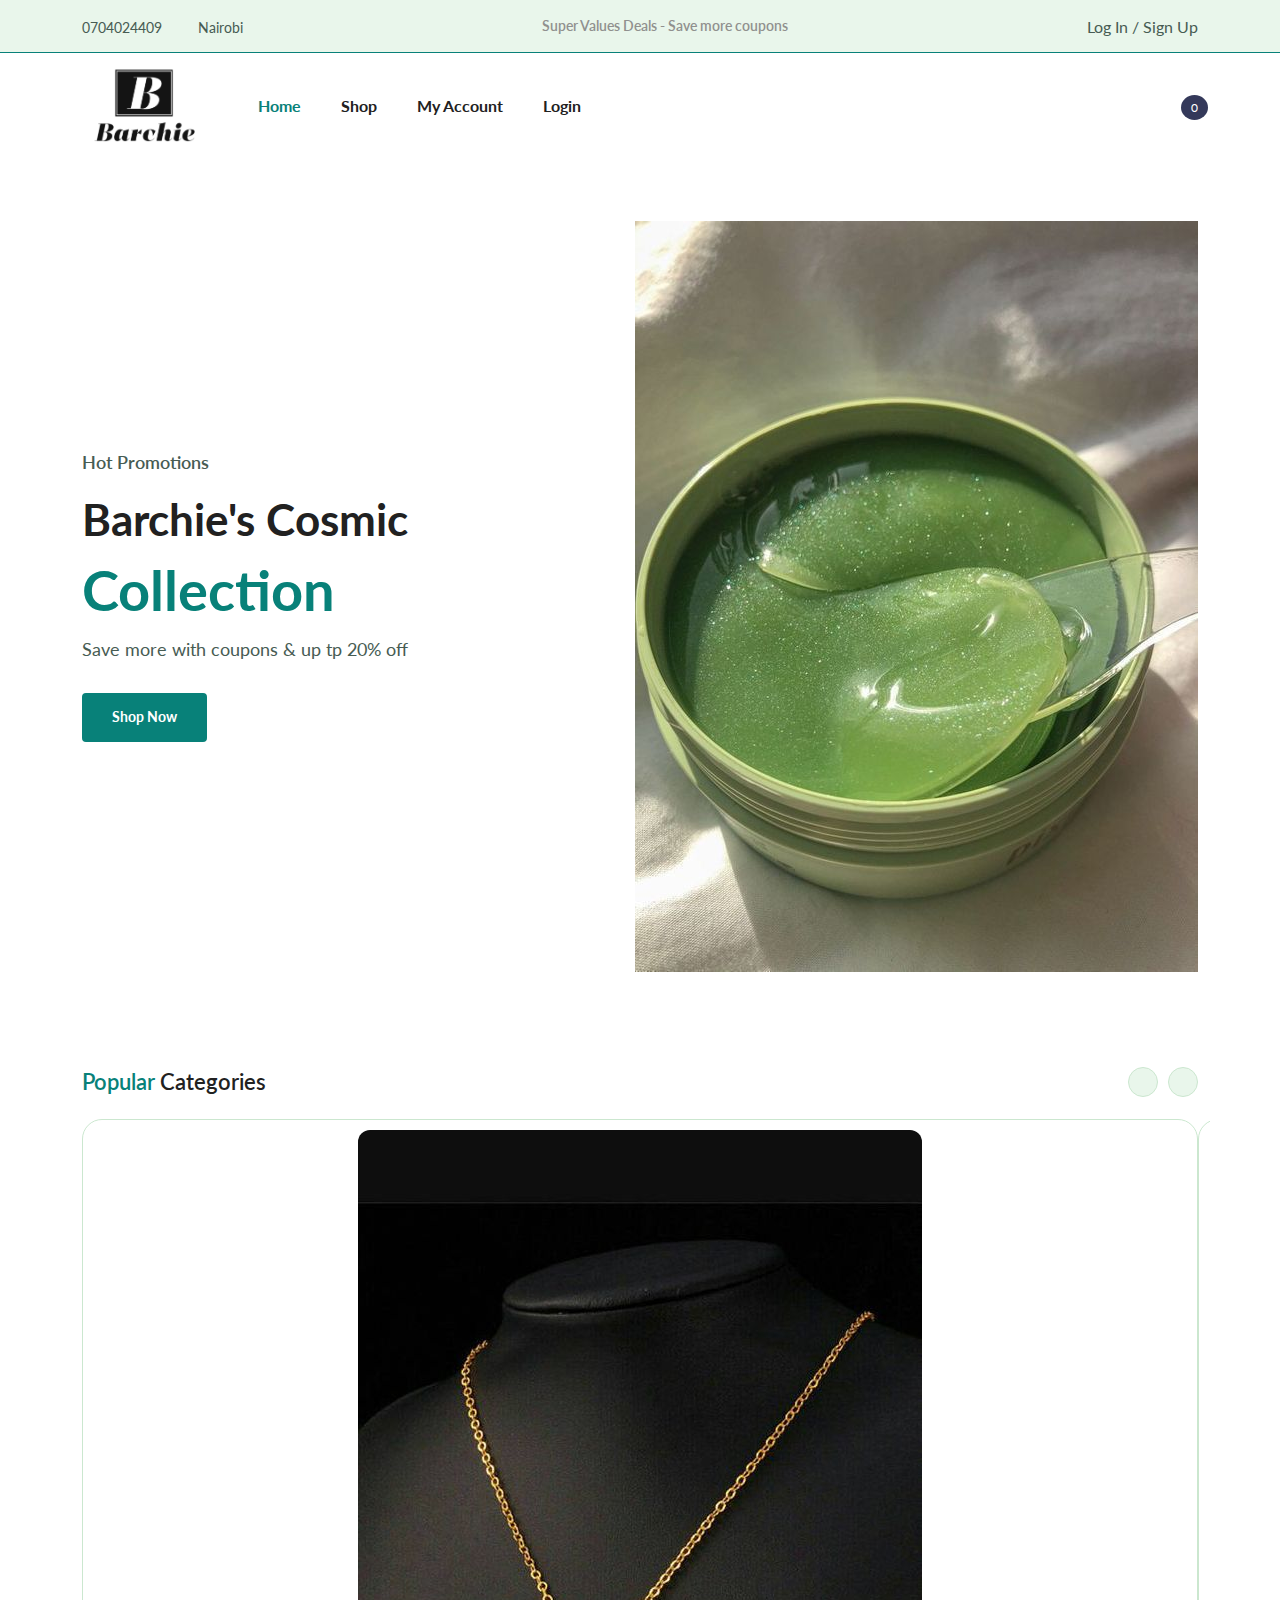
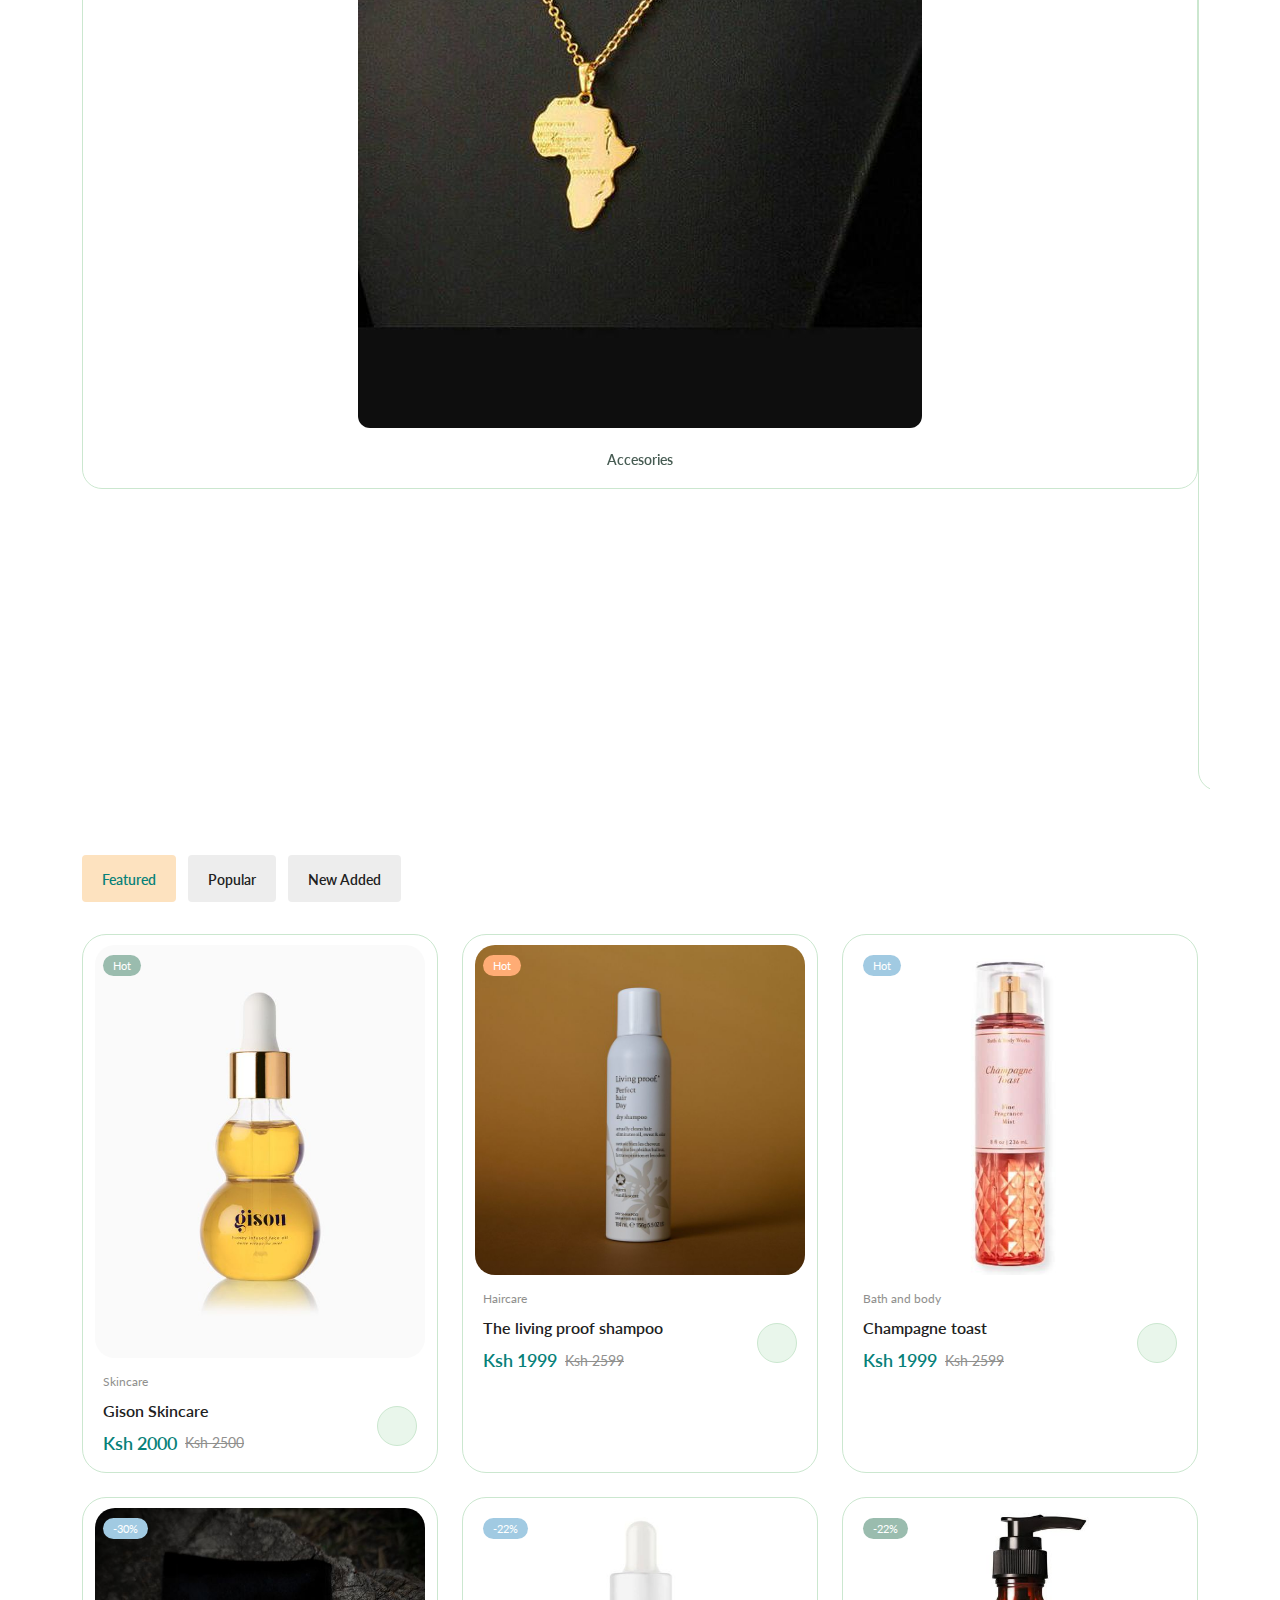
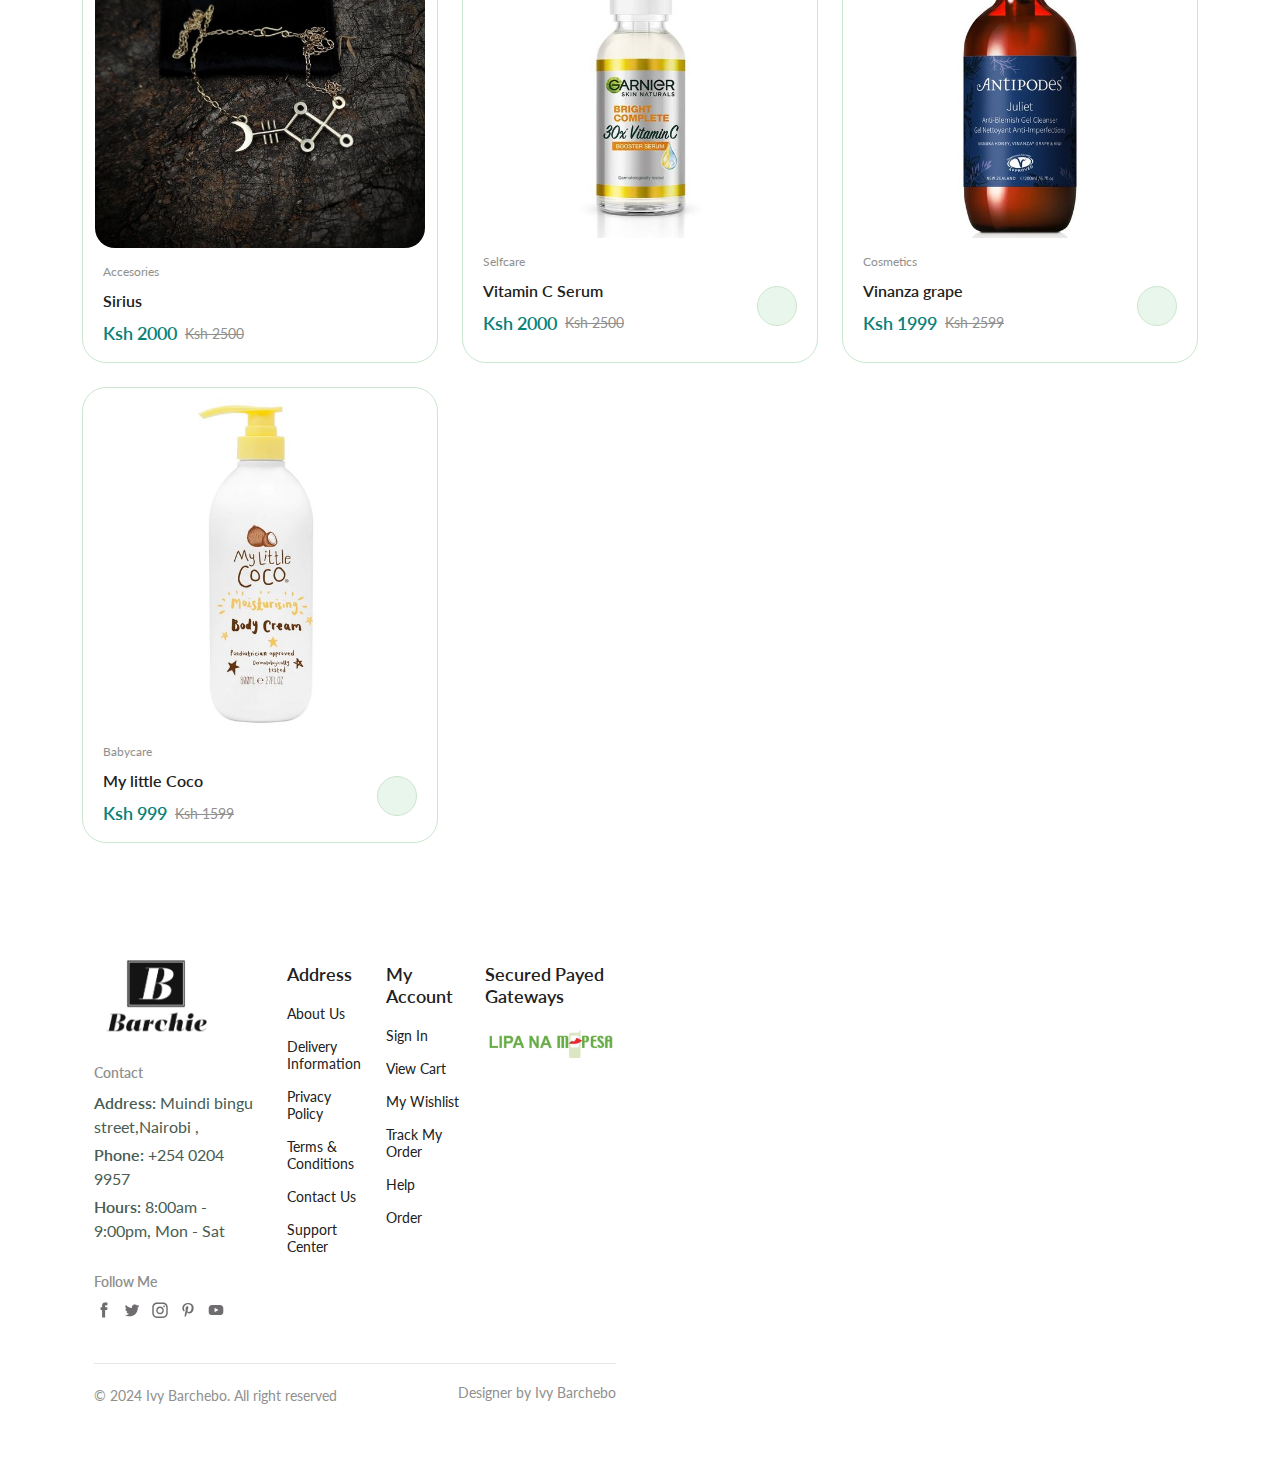
<file: index.html>
<!DOCTYPE html>
<html lang="en">
  <head>
    <meta charset="UTF-8" />
    <meta name="viewport" content="width=device-width, initial-scale=1.0" />

    <!--=============== FLATICON ===============-->
    <link
      rel="stylesheet"
      href="https://cdn-uicons.flaticon.com/2.0.0/uicons-regular-straight/css/uicons-regular-straight.css"
    />

    <!--=============== SWIPER CSS ===============-->
    <link
      rel="stylesheet"
      href="https://cdn.jsdelivr.net/npm/swiper@11/swiper-bundle.min.css"
    />

    <!--=============== CSS ===============-->
    <link rel="stylesheet" href="assets/css/styles.css" />

    <title>Home</title>
  </head>
  <body>
    <!--=============== HEADER ===============-->
    <header class="header">
      <div class="header__top">
        <div class="header__container container">
          <div class="header__contact">
            <span>0704024409</span>
            <span> Nairobi</span>
          </div>
          <p class="header__alert-news">
            Super Values Deals - Save more coupons
          </p>
          <a href="login-register.html" class="header__top-action">
            Log In / Sign Up
          </a>
        </div>
      </div>

      <nav class="nav container">
        <a href="index.html" class="nav__logo">
          <img
            class="nav__logo-img"
            src="assets/img/l1.PNG"
            alt="website logo"
          />
        </a>
        <div class="nav__menu" id="nav-menu">
          <div class="nav__menu-top">
            <a href="index.html" class="nav__menu-logo">
              <img src="./assets/img/logo.svg" alt="">
            </a>
            <div class="nav__close" id="nav-close">
              <i class="fi fi-rs-cross-small"></i>
            </div>
          </div>
          <ul class="nav__list">
            <li class="nav__item">
              <a href="index.html" class="nav__link active-link">Home</a>
            </li>
            <li class="nav__item">
              <a href="shop.html" class="nav__link">Shop</a>
            </li>
            <li class="nav__item">
              <a href="accounts.html" class="nav__link">My Account</a>
            </li>
            
            <li class="nav__item">
              <a href="login-register.html" class="nav__link">Login</a>
            </li>
          </ul>
          
          <header class="header">
            <!-- ... existing code ... -->
            <div class="header__cart">
              <a href="cart.html" class="cart__link">
                <i class="fi fi-rs-shopping-bag"></i>
                <span class="cart__counter">0</span>
              </a>
            </div>
          </header>  
          
        </div>
       
          <div class="header__action-btn nav__toggle" id="nav-toggle">
            <img src="./assets//img/menu-burger.svg" alt="">
          </div>
        </div>
      </nav>
    </header>

    <!--=============== MAIN ===============-->
    <main class="main">
      <!--=============== HOME ===============-->
      <section class="home section--lg">
        <div class="home__container container grid">
          <div class="home__content">
            <span class="home__subtitle">Hot Promotions</span>
            <h1 class="home__title">
              Barchie's Cosmic <span>Collection</span>
            </h1>
            <p class="home__description">
              Save more with coupons & up tp 20% off
            </p>
            <a href="shop.html" class="btn">Shop Now</a>
          </div>
          <img src="assets/img/l2.jpg" class="home__img" alt="hats" />
        </div>
      </section>

      <!--=============== CATEGORIES ===============-->
      <section class="categories container section">
        <h3 class="section__title"><span>Popular</span> Categories</h3>
        <div class="categories__container swiper">
          <div class="swiper-wrapper">
            <a href="shop.html" class="category__item swiper-slide">
              <img
                src="assets/img/a5.jpg"
                alt=""
                class="category__img"
              />
              <h3 class="category__title">Accesories</h3>
            </a>
            <a href="shop.html" class="category__item swiper-slide">
              <img
                src="assets/img/p7.jpg"
                alt=""
                class="category__img"
              />
              <h3 class="category__title">Selfcare</h3>
            </a>
            <a href="shop.html" class="category__item swiper-slide">
              <img
                src="assets/img/p9.jpg"
                alt=""
                class="category__img"
              />
              <h3 class="category__title">Skincare</h3>
            </a>
            <a href="shop.html" class="category__item swiper-slide">
              <img
                src="assets/img/p5.jpg"
                alt=""
                class="category__img"
              />
              <h3 class="category__title">Makeup</h3>
            </a>
            <a href="shop.html" class="category__item swiper-slide">
              <img
                src="assets/img/p4.jpg"
                alt=""
                class="category__img"
              />
              <h3 class="category__title">Babycare</h3>
            </a>
            <a href="shop.html" class="category__item swiper-slide">
              <img
                src="assets/img/p3.jpg"
                alt=""
                class="category__img"
              />
              <h3 class="category__title">Fragrance</h3>
            </a>
            <a href="shop.html" class="category__item swiper-slide">
              <img
                src="assets/img/p6.jpg"
                alt=""
                class="category__img"
              />
              <h3 class="category__title">Haircare</h3>
            </a>
            <a href="shop.html" class="category__item swiper-slide">
              <img
                src="assets/img/p8.jpg"
                alt=""
                class="category__img"
              />
              <h3 class="category__title">Bath and body</h3>
            </a>
          </div>

          <div class="swiper-button-prev">
            <i class="fi fi-rs-angle-left"></i>
          </div>
          <div class="swiper-button-next">
            <i class="fi fi-rs-angle-right"></i>
          </div>
        </div>
      </section>

      <!--=============== PRODUCTS ===============-->
      <section class="products container section">
        <div class="tab__btns">
          <span class="tab__btn active-tab" data-target="#featured"
            >Featured</span
          >
          <span class="tab__btn" data-target="#popular">Popular</span>
          <span class="tab__btn" data-target="#new-added">New Added</span>
        </div>

        <div class="tab__items">
          <div class="tab__item active-tab" content id="featured">
            <div class="products__container grid">
              
              <div class="product__item">
                <div class="product__banner">
                  <a href="skin.html" class="product__images">
                    <img
                      src="assets/img/s1.jpg"
                      alt=""
                      class="product__img default"
                    />
                    <img
                      src="assets/img/s1.jpg"
                      alt=""
                      class="product__img hover"
                    />
                  </a>
                 
                  <div class="product__badge light-green">Hot</div>
                </div>
                <div class="product__content">
                  <span class="product__category">Skincare</span>
                  <a href="details.html">
                    <h3 class="product__title">Gison Skincare</h3>
                  </a>
                  <div class="product__rating">
                    <i class="fi fi-rs-star"></i>
                    <i class="fi fi-rs-star"></i>
                    <i class="fi fi-rs-star"></i>
                    <i class="fi fi-rs-star"></i>
                    <i class="fi fi-rs-star"></i>
                  </div>
                  <div class="product__price flex">
                    <span class="new__price">Ksh 2000</span>
                    <span class="old__price">Ksh 2500</span>
                  </div>
                  <a
                    href="#"
                    class="action__btn cart__btn"
                    aria-label="Add To Cart"
                  >
                    <i class="fi fi-rs-shopping-bag-add"></i>
                  </a>
                </div>
              </div>
              <div class="product__item">
                <div class="product__banner">
                  <a href="hair.html" class="product__images">
                    <img
                      src="assets/img/h1.jpg"
                      alt=""
                      class="product__img default"
                    />
                    <img
                      src="assets/img/h1.jpg"
                      alt=""
                      class="product__img hover"
                    />
                  </a>
                 
                  <div class="product__badge light-orange">Hot</div>
                </div>
                <div class="product__content">
                  <span class="product__category">Haircare</span>
                  <a href="details.html">
                    <h3 class="product__title">The living proof shampoo</h3>
                  </a>
                  <div class="product__rating">
                    <i class="fi fi-rs-star"></i>
                    <i class="fi fi-rs-star"></i>
                    <i class="fi fi-rs-star"></i>
                    <i class="fi fi-rs-star"></i>
                    <i class="fi fi-rs-star"></i>
                  </div>
                  <div class="product__price flex">
                    <span class="new__price">Ksh 1999</span>
                    <span class="old__price">Ksh 2599</span>
                  </div>
                  <a
                    href="#"
                    class="action__btn cart__btn"
                    aria-label="Add To Cart"
                  >
                    <i class="fi fi-rs-shopping-bag-add"></i>
                  </a>
                </div>
              </div>
              <div class="product__item">
                <div class="product__banner">
                  <a href="bath.html" class="product__images">
                    <img
                      src="assets/img/b1.jpg"
                      alt=""
                      class="product__img default"
                    />
                    <img
                      src="assets/img/b1.jpg"
                      alt=""
                      class="product__img hover"
                    />
                  </a>
                 
                  <div class="product__badge light-blue">Hot</div>
                </div>
                <div class="product__content">
                  <span class="product__category">Bath and body</span>
                  <a href="details.html">
                    <h3 class="product__title">Champagne toast</h3>
                  </a>
                  <div class="product__rating">
                    <i class="fi fi-rs-star"></i>
                    <i class="fi fi-rs-star"></i>
                    <i class="fi fi-rs-star"></i>
                    <i class="fi fi-rs-star"></i>
                    <i class="fi fi-rs-star"></i>
                  </div>
                  <div class="product__price flex">
                    <span class="new__price">Ksh 1999</span>
                    <span class="old__price">Ksh 2599</span>
                  </div>
                  <a
                    href="#"
                    class="action__btn cart__btn"
                    aria-label="Add To Cart"
                  >
                    <i class="fi fi-rs-shopping-bag-add"></i>
                  </a>
                </div>
              </div>
              <div class="product__item">
                <div class="product__banner">
                  <a href="acc.html" class="product__images">
                    <img
                      src="assets/img/a11.jpg"
                      alt=""
                      class="product__img default"
                    />
                    <img
                      src="assets/img/a11.jpg"
                      alt=""
                      class="product__img hover"
                    />
                  </a>
                  
                  <div class="product__badge light-blue">-30%</div>
                </div>
                <div class="product__content">
                  <span class="product__category">Accesories</span>
                  <a href="acc.html">
                    <h3 class="product__title">Sirius</h3>
                  </a>
                  <div class="product__rating">
                    <i class="fi fi-rs-star"></i>
                    <i class="fi fi-rs-star"></i>
                    <i class="fi fi-rs-star"></i>
                    <i class="fi fi-rs-star"></i>
                    <i class="fi fi-rs-star"></i>
                  </div>
                  <div class="product__price flex">
                    <span class="new__price">Ksh 2000</span>
                    <span class="old__price">Ksh 2500</span>
                  </div>
                  <a
                  
                  >
                    <i class="fi fi-rs-shopping-bag-add"></i>
                  </a>
                </div>
              </div>
              <div class="product__item">
                <div class="product__banner">
                  <a href="self.html" class="product__images">
                    <img
                      src="assets/img/S2.jpg"
                      alt=""
                      class="product__img default"
                    />
                    <img
                      src="assets/img/S2.jpg"
                      alt=""
                      class="product__img hover"
                    />
                  </a>
                 
                  <div class="product__badge light-blue">-22%</div>
                </div>
                <div class="product__content">
                  <span class="product__category">Selfcare </span>
                  <a href="self.html">
                    <h3 class="product__title">Vitamin C Serum</h3>
                  </a>
                  <div class="product__rating">
                    <i class="fi fi-rs-star"></i>
                    <i class="fi fi-rs-star"></i>
                    <i class="fi fi-rs-star"></i>
                    <i class="fi fi-rs-star"></i>
                    <i class="fi fi-rs-star"></i>
                  </div>
                  <div class="product__price flex">
                    <span class="new__price">Ksh 2000</span>
                    <span class="old__price">Ksh 2500</span>
                  </div>
                  <a
                    href="#"
                    class="action__btn cart__btn"
                    aria-label="Add To Cart"
                  >
                    <i class="fi fi-rs-shopping-bag-add"></i>
                  </a>
                </div>
              </div>
              <div class="product__item">
                <div class="product__banner">
                  <a href="cosmo.html" class="product__images">
                    <img
                      src="assets/img/v1.jpg"
                      alt=""
                      class="product__img default"
                    />
                    <img
                      src="assets/img/v1.jpg"
                      alt=""
                      class="product__img hover"
                    />
                  </a>
                 
                  <div class="product__badge light-green">-22%</div>
                </div>
                <div class="product__content">
                  <span class="product__category">Cosmetics</span>
                  <a href="cosmo.html">
                    <h3 class="product__title">Vinanza grape</h3>
                  </a>
                  <div class="product__rating">
                    <i class="fi fi-rs-star"></i>
                    <i class="fi fi-rs-star"></i>
                    <i class="fi fi-rs-star"></i>
                    <i class="fi fi-rs-star"></i>
                    <i class="fi fi-rs-star"></i>
                  </div>
                  <div class="product__price flex">
                    <span class="new__price">Ksh 1999</span>
                    <span class="old__price">Ksh 2599</span>
                  </div>
                  <a
                    href="#"
                    class="action__btn cart__btn"
                    aria-label="Add To Cart"
                  >
                    <i class="fi fi-rs-shopping-bag-add"></i>
                  </a>
                </div>
              </div>
              <div class="product__item">
                <div class="product__banner">
                  <a href="baby.html" class="product__images">
                    <img
                      src="assets/img/b2.jpg"
                      alt=""
                      class="product__img default"
                    />
                    <img
                      src="assets/img/b2.jpg"
                      alt=""
                      class="product__img hover"
                    />
                  </a>
                 
                </div>
                <div class="product__content">
                  <span class="product__category">Babycare</span>
                  <a href="baby.html">
                    <h3 class="product__title">My little Coco</h3>
                  </a>
                  <div class="product__rating">
                    <i class="fi fi-rs-star"></i>
                    <i class="fi fi-rs-star"></i>
                    <i class="fi fi-rs-star"></i>
                    <i class="fi fi-rs-star"></i>
                    <i class="fi fi-rs-star"></i>
                  </div>
                  <div class="product__price flex">
                    <span class="new__price">Ksh 999</span>
                    <span class="old__price">Ksh 1599</span>
                  </div>
                  <a
                    href="#"
                    class="action__btn cart__btn"
                    aria-label="Add To Cart"
                  >
                    <i class="fi fi-rs-shopping-bag-add"></i>
                  </a>
                </div>
              </div>
            </div>
          </div>
          <div class="tab__item" content id="popular">
            <div class="products__container grid">
              <div class="product__item">
                <div class="product__banner">
                  <a href="skin.html" class="product__images">
                    <img
                      src="assets/img/s1.jpg"
                      alt=""
                      class="product__img default"
                    />
                    <img
                      src="assets/img/s1.jpg"
                      alt=""
                      class="product__img hover"
                    />
                  </a>
                  
                  <div class="product__badge light-pink">Hot</div>
                </div>
               
                <div class="product__content">
                  <span class="product__category">Skincare</span>
                  <a href="details.html">
                    <h3 class="product__title">Gison</h3>
                  </a>
                  <div class="product__rating">
                    <i class="fi fi-rs-star"></i>
                    <i class="fi fi-rs-star"></i>
                    <i class="fi fi-rs-star"></i>
                    <i class="fi fi-rs-star"></i>
                    <i class="fi fi-rs-star"></i>
                  </div>
                  <div class="product__price flex">
                    <span class="new__price">Ksh 2000</span>
                    <span class="old__price">Ksh 2500</span>
                  </div>
                  <a
                    href="#"
                    class="action__btn cart__btn"
                    aria-label="Add To Cart"
                  >
                    <i class="fi fi-rs-shopping-bag-add"></i>
                  </a>
                </div>
              </div>
              <div class="product__item">
                <div class="product__banner">
                  <a href="hair.html" class="product__images">
                    <img
                      src="assets/img/h1.jpg"
                      alt=""
                      class="product__img default"
                    />
                    <img
                      src="assets/img/h1.jpg"
                      alt=""
                      class="product__img hover"
                    />
                  </a>
                  
                </div>
                <div class="product__content">
                  <span class="product__category">Haircare</span>
                  <a href="details.html">
                    <h3 class="product__title">Living proof Shampoo</h3>
                  </a>
                  <div class="product__rating">
                    <i class="fi fi-rs-star"></i>
                    <i class="fi fi-rs-star"></i>
                    <i class="fi fi-rs-star"></i>
                    <i class="fi fi-rs-star"></i>
                    <i class="fi fi-rs-star"></i>
                  </div>
                  <div class="product__price flex">
                    <span class="new__price">Ksh 1999</span>
                    <span class="old__price">Ksh 2599</span>
                  </div>
                  <a
                    href="#"
                    class="action__btn cart__btn"
                    aria-label="Add To Cart"
                  >
                    <i class="fi fi-rs-shopping-bag-add"></i>
                  </a>
                </div>
              </div>
            </div>
          </div>
        </div>
      </section>

      <!--=============== DEALS ===============-->
      <section class="deals section">
        <div class="deals__container container grid">
          

      <!--=============== NEWSLETTER ===============-->
      <!--=============== FOOTER ===============-->
    <footer class="footer container">
      <div class="footer__container grid">
        <div class="footer__content">
          <a href="index.html" class="footer__logo">
            <img src="./assets/img/l1.PNG" alt="" class="footer__logo-img" />
          </a>
          <h4 class="footer__subtitle">Contact</h4>
          <p class="footer__description">
            <span>Address:</span> Muindi bingu street,Nairobi ,
          </p>
          <p class="footer__description">
            <span>Phone:</span> +254 0204 9957
          </p>
          <p class="footer__description">
            <span>Hours:</span> 8:00am - 9:00pm, Mon - Sat
          </p>
          <div class="footer__social">
            <h4 class="footer__subtitle">Follow Me</h4>
            <div class="footer__links flex">
              <a href="#">
                <img
                  src="./assets/img/icon-facebook.svg"
                  alt=""
                  class="footer__social-icon"
                />
              </a>
              <a href="#">
                <img
                  src="./assets/img/icon-twitter.svg"
                  alt=""
                  class="footer__social-icon"
                />
              </a>
              <a href="#">
                <img
                  src="./assets/img/icon-instagram.svg"
                  alt=""
                  class="footer__social-icon"
                />
              </a>
              <a href="#">
                <img
                  src="./assets/img/icon-pinterest.svg"
                  alt=""
                  class="footer__social-icon"
                />
              </a>
              <a href="#">
                <img
                  src="./assets/img/icon-youtube.svg"
                  alt=""
                  class="footer__social-icon"
                />
              </a>
            </div>
          </div>
        </div>
        <div class="footer__content">
          <h3 class="footer__title">Address</h3>
          <ul class="footer__links">
            <li><a href="#" class="footer__link">About Us</a></li>
            <li><a href="#" class="footer__link">Delivery Information</a></li>
            <li><a href="#" class="footer__link">Privacy Policy</a></li>
            <li><a href="#" class="footer__link">Terms & Conditions</a></li>
            <li><a href="#" class="footer__link">Contact Us</a></li>
            <li><a href="#" class="footer__link">Support Center</a></li>
          </ul>
        </div>
        <div class="footer__content">
          <h3 class="footer__title">My Account</h3>
          <ul class="footer__links">
            <li><a href="#" class="footer__link">Sign In</a></li>
            <li><a href="#" class="footer__link">View Cart</a></li>
            <li><a href="#" class="footer__link">My Wishlist</a></li>
            <li><a href="#" class="footer__link">Track My Order</a></li>
            <li><a href="#" class="footer__link">Help</a></li>
            <li><a href="#" class="footer__link">Order</a></li>
          </ul>
        </div>
        <div class="footer__content">
          <h3 class="footer__title">Secured Payed Gateways</h3>
          <img
            src="./assets/img/Lipa-na-M-Pesa.jfif"
            alt=""
            class="payment__img"
          />
        </div>
      </div>
      <div class="footer__bottom">
        <p class="copyright">&copy; 2024 Ivy Barchebo. All right reserved</p>
        <span class="designer">Designer by Ivy Barchebo</span>
      </div>
    </footer>

    <!--=============== SWIPER JS ===============-->
    <script src="https://cdn.jsdelivr.net/npm/swiper@11/swiper-bundle.min.js"></script>

    <!--=============== MAIN JS ===============-->
    <script src="assets/js/main.js"></script>
  </body>
</html>
</file>
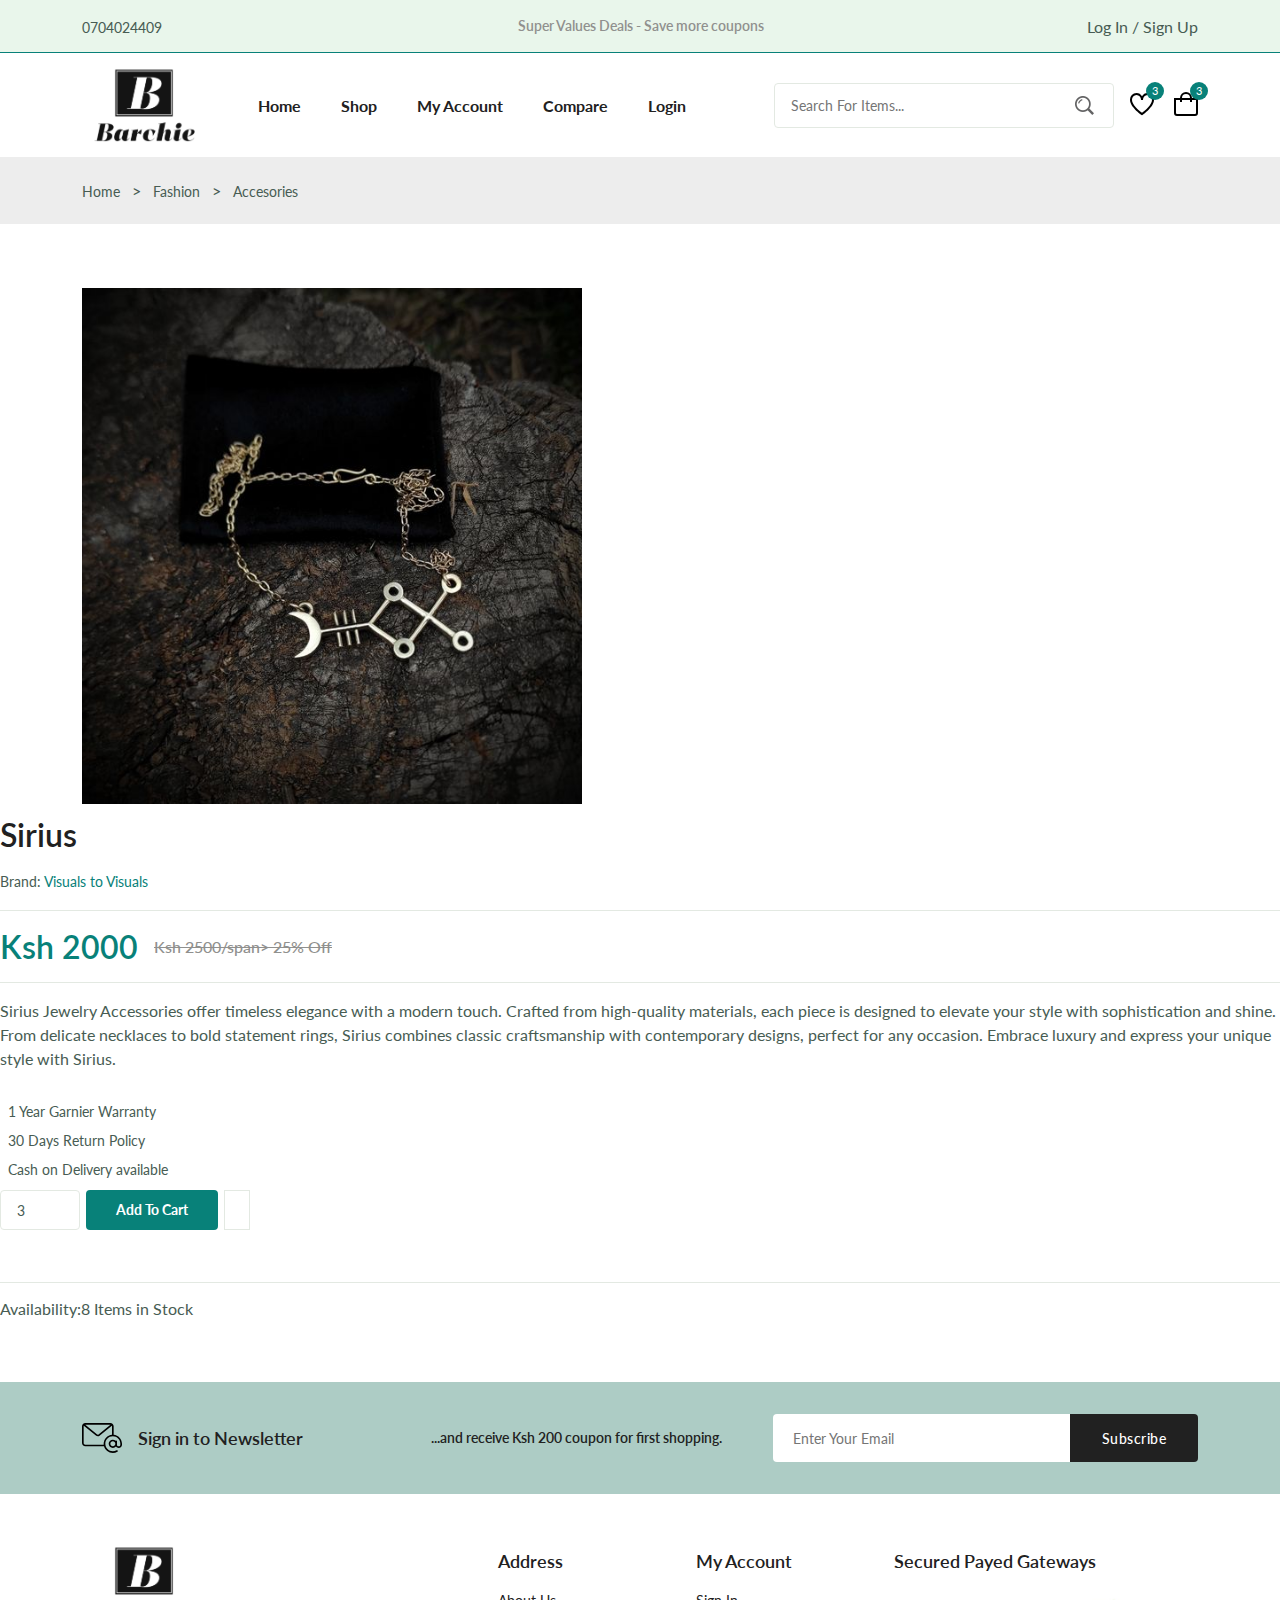
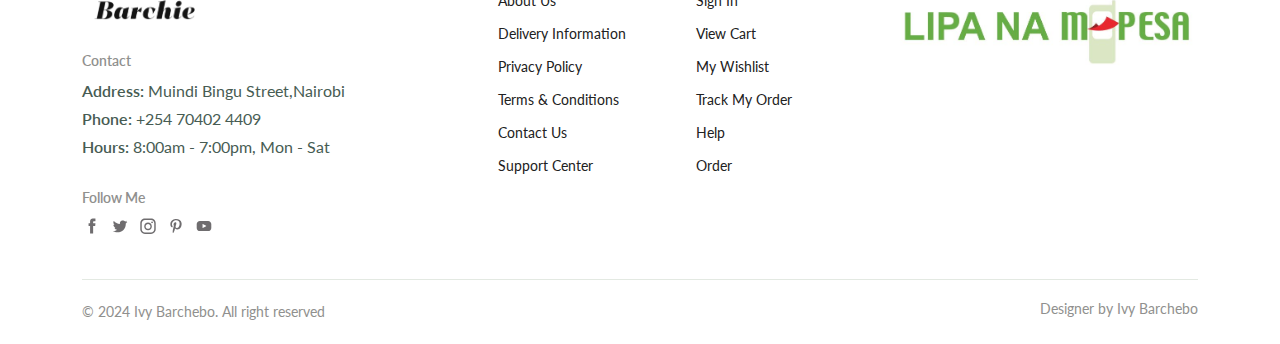
<file: acc.html>
<!DOCTYPE html>
<html lang="en">
  <head>
    <meta charset="UTF-8" />
    <meta name="viewport" content="width=device-width, initial-scale=1.0" />

    <!--=============== FLATICON ===============-->
    <link
      rel="stylesheet"
      href="https://cdn-uicons.flaticon.com/2.0.0/uicons-regular-straight/css/uicons-regular-straight.css"
    />

    <!--=============== SWIPER CSS ===============-->
    <link
      rel="stylesheet"
      href="https://cdn.jsdelivr.net/npm/swiper@11/swiper-bundle.min.css"
    />

    <!--=============== CSS ===============-->
    <link rel="stylesheet" href="./assets/css/styles.css" />

    <title>Details</title>
  </head>
  <body>
    <!--=============== HEADER ===============-->
    <header class="header">
      <div class="header__top">
        <div class="header__container container">
          <div class="header__contact">
            <span>0704024409</span>
            <span></span>
          </div>
          <p class="header__alert-news">
            Super Values Deals - Save more coupons
          </p>
          <a href="login-register.html" class="header__top-action">
            Log In / Sign Up
          </a>
        </div>
      </div>

      <nav class="nav container">
        <a href="index.html" class="nav__logo">
          <img
            class="nav__logo-img"
            src="assets/img/l1.PNG"
            alt="website logo"
          />
        </a>
        <div class="nav__menu" id="nav-menu">
          <ul class="nav__list">
            <li class="nav__item">
              <a href="index.html" class="nav__link">Home</a>
            </li>
            <li class="nav__item">
              <a href="shop.html" class="nav__link">Shop</a>
            </li>
            <li class="nav__item">
              <a href="accounts.html" class="nav__link">My Account</a>
            </li>
            <li class="nav__item">
              <a href="compare.html" class="nav__link">Compare</a>
            </li>
            <li class="nav__item">
              <a href="login-register.html" class="nav__link">Login</a>
            </li>
          </ul>
          <div class="header__search">
            <input
              type="text"
              placeholder="Search For Items..."
              class="form__input"
            />
            <button class="search__btn">
              <img src="assets/img/search.png" alt="search icon" />
            </button>
          </div>
        </div>
        <div class="header__user-actions">
          <a href="wishlist.html" class="header__action-btn" title="Wishlist">
            <img src="assets/img/icon-heart.svg" alt="" />
            <span class="count">3</span>
          </a>
          <a href="cart.html" class="header__action-btn" title="Cart">
            <img src="assets/img/icon-cart.svg" alt="" />
            <span class="count">3</span>
          </a>
        </div>
      </nav>
    </header>

    <!--=============== MAIN ===============-->
    <main class="main">
      <!--=============== BREADCRUMB ===============-->
      <section class="breadcrumb">
        <ul class="breadcrumb__list flex container">
          <li><a href="index.html" class="breadcrumb__link">Home</a></li>
          <li><span class="breadcrumb__link"></span>></li>
          <li><span class="breadcrumb__link">Fashion</span></li>
          <li><span class="breadcrumb__link"></span>></li>
          <li><span class="breadcrumb__link">Accesories</span></li>
        </ul>
      </section>

      <!--=============== DETAILS ===============-->
      <section class="details section--lg">
        <div class="details__container container grid">
          <div class="details__group">
            <img
              src="./assets/img/a11.jpg"
              alt=""
              class="details__img"
            />
            
            </div>
          </div>
          <div class="details__group">
            <h3 class="details__title">Sirius</h3>
            <p class="details__brand">Brand: <span>Visuals to Visuals</span></p>
            <div class="details__price flex">
              <span class="new__price">Ksh 2000</span>
              <span class="old__price">Ksh 2500/span>
              <span class="save__price">25% Off</span>
            </div>
            <p class="short__description">
                Sirius Jewelry Accessories offer timeless elegance with a modern touch. Crafted from high-quality materials, each piece is designed to elevate your style with sophistication and shine. From delicate necklaces to bold statement rings, Sirius combines classic craftsmanship with contemporary designs, perfect for any occasion. Embrace luxury and express your unique style with Sirius.
            </p>
            <ul class="products__list">
              <li class="list__item flex">
                <i class="fi-rs-crown"></i> 1 Year Garnier Warranty
              </li>
              <li class="list__item flex">
                <i class="fi-rs-refresh"></i> 30 Days Return Policy
              </li>
              <li class="list__item flex">
                <i class="fi-rs-credit-card"></i> Cash on Delivery available
              </li>
            </ul>
            
            <div class="details__action">
              <input type="number" class="quantity" value="3" />
              <a href="#" class="btn btn--sm">Add To Cart</a>
              <a href="#" class="details__action-btn">
                <i class="fi fi-rs-heart"></i>
              </a>
            </div>
            <ul class="details__meta">
                <span>Availability:</span>8 Items in Stock
              </li>
            </ul>
          </div>
        </div>
      </section>

      
     
       

      <!--=============== NEWSLETTER ===============-->
      <section class="newsletter section">
        <div class="newsletter__container container grid">
          <h3 class="newsletter__title flex">
            <img
              src="./assets/img/icon-email.svg"
              alt=""
              class="newsletter__icon"
            />
            Sign in to Newsletter
          </h3>
          <p class="newsletter__description">
            ...and receive Ksh 200 coupon for first shopping.
          </p>
          <form action="" class="newsletter__form">
            <input
              type="text"
              placeholder="Enter Your Email"
              class="newsletter__input"
            />
            <button type="submit" class="newsletter__btn">Subscribe</button>
          </form>
        </div>
      </section>
    </main>

    <!--=============== FOOTER ===============-->
    <footer class="footer container">
      <div class="footer__container grid">
        <div class="footer__content">
          <a href="index.html" class="footer__logo">
            <img src="./assets/img/l1.PNG" alt="" class="footer__logo-img" />
          </a>
          <h4 class="footer__subtitle">Contact</h4>
          <p class="footer__description">
            <span>Address:</span> Muindi Bingu Street,Nairobi
          </p>
          <p class="footer__description">
            <span>Phone:</span> +254 70402 4409
          </p>
          <p class="footer__description">
            <span>Hours:</span> 8:00am - 7:00pm, Mon - Sat
          </p>
          <div class="footer__social">
            <h4 class="footer__subtitle">Follow Me</h4>
            <div class="footer__links flex">
              <a href="#">
                <img
                  src="./assets/img/icon-facebook.svg"
                  alt=""
                  class="footer__social-icon"
                />
              </a>
              <a href="#">
                <img
                  src="./assets/img/icon-twitter.svg"
                  alt=""
                  class="footer__social-icon"
                />
              </a>
              <a href="#">
                <img
                  src="./assets/img/icon-instagram.svg"
                  alt=""
                  class="footer__social-icon"
                />
              </a>
              <a href="#">
                <img
                  src="./assets/img/icon-pinterest.svg"
                  alt=""
                  class="footer__social-icon"
                />
              </a>
              <a href="#">
                <img
                  src="./assets/img/icon-youtube.svg"
                  alt=""
                  class="footer__social-icon"
                />
              </a>
            </div>
          </div>
        </div>
        <div class="footer__content">
          <h3 class="footer__title">Address</h3>
          <ul class="footer__links">
            <li><a href="#" class="footer__link">About Us</a></li>
            <li><a href="#" class="footer__link">Delivery Information</a></li>
            <li><a href="#" class="footer__link">Privacy Policy</a></li>
            <li><a href="#" class="footer__link">Terms & Conditions</a></li>
            <li><a href="#" class="footer__link">Contact Us</a></li>
            <li><a href="#" class="footer__link">Support Center</a></li>
          </ul>
        </div>
        <div class="footer__content">
          <h3 class="footer__title">My Account</h3>
          <ul class="footer__links">
            <li><a href="#" class="footer__link">Sign In</a></li>
            <li><a href="#" class="footer__link">View Cart</a></li>
            <li><a href="#" class="footer__link">My Wishlist</a></li>
            <li><a href="#" class="footer__link">Track My Order</a></li>
            <li><a href="#" class="footer__link">Help</a></li>
            <li><a href="#" class="footer__link">Order</a></li>
          </ul>
        </div>
        <div class="footer__content">
          <h3 class="footer__title">Secured Payed Gateways</h3>
          <img
            src="./assets/img/Lipa-na-M-Pesa.jfif"
            alt=""
            class="payment__img"
          />
        </div>
      </div>
      <div class="footer__bottom">
        <p class="copyright">&copy; 2024 Ivy Barchebo. All right reserved</p>
        <span class="designer">Designer by Ivy Barchebo</span>
      </div>
    </footer>

    <!--=============== SWIPER JS ===============-->
    <script src="https://cdn.jsdelivr.net/npm/swiper@11/swiper-bundle.min.js"></script>

    <!--=============== MAIN JS ===============-->
    <script src="assets/js/main.js"></script>
  </body>
</html>
</file>
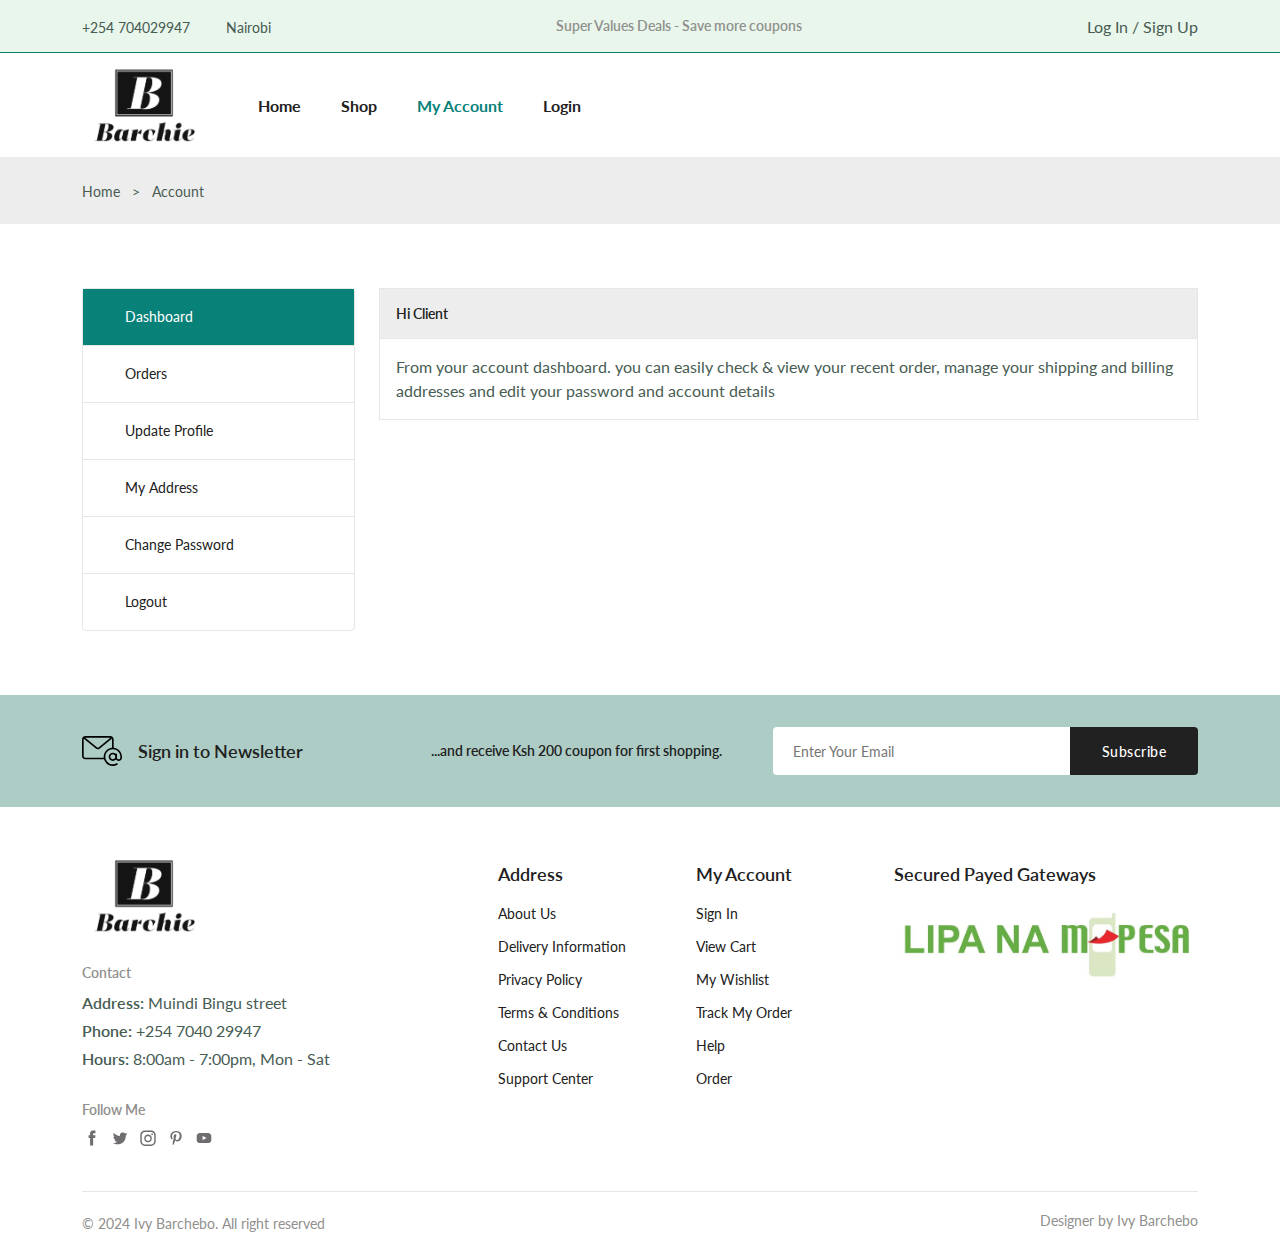
<file: accounts.html>
<!DOCTYPE html>
<html lang="en">
  <head>
    <meta charset="UTF-8" />
    <meta name="viewport" content="width=device-width, initial-scale=1.0" />

    <!--=============== FLATICON ===============-->
    <link
      rel="stylesheet"
      href="https://cdn-uicons.flaticon.com/2.0.0/uicons-regular-straight/css/uicons-regular-straight.css"
    />

    <!--=============== SWIPER CSS ===============-->
    <link
      rel="stylesheet"
      href="https://cdn.jsdelivr.net/npm/swiper@11/swiper-bundle.min.css"
    />

    <!--=============== CSS ===============-->
    <link rel="stylesheet" href="./assets/css/styles.css" />

    <title>Barchie's site</title>
  </head>
  <body>
    <!--=============== HEADER ===============-->
    <header class="header">
      <div class="header__top">
        <div class="header__container container">
          <div class="header__contact">
            <span>+254 704029947</span>
            <span>Nairobi</span>
          </div>
          <p class="header__alert-news">
            Super Values Deals - Save more coupons
          </p>
          <a href="login-register.html" class="header__top-action">
            Log In / Sign Up
          </a>
        </div>
      </div>

      <nav class="nav container">
        <a href="index.html" class="nav__logo">
          <img
            class="nav__logo-img"
            src="assets/img/l1.PNG"
            alt="website logo"
          />
        </a>
        <div class="nav__menu" id="nav-menu">
          <ul class="nav__list">
            <li class="nav__item">
              <a href="index.html" class="nav__link">Home</a>
            </li>
            <li class="nav__item">
              <a href="shop.html" class="nav__link">Shop</a>
            </li>
            <li class="nav__item">
              <a href="accounts.html" class="nav__link active-link"
                >My Account</a
              >
            </li>
            
            <li class="nav__item">
              <a href="login-register.html" class="nav__link">Login</a>
            </li>
          </ul>
          
        </div>
       
      </nav>
    </header>

    <!--=============== MAIN ===============-->
    <main class="main">
      <!--=============== BREADCRUMB ===============-->
      <section class="breadcrumb">
        <ul class="breadcrumb__list flex container">
          <li><a href="index.html" class="breadcrumb__link">Home</a></li>
          <li><span class="breadcrumb__link">></span></li>
          <li><span class="breadcrumb__link">Account</span></li>
        </ul>
      </section>

      <!--=============== ACCOUNTS ===============-->
      <section class="accounts section--lg">
        <div class="accounts__container container grid">
          <div class="account__tabs">
            <p class="account__tab active-tab" data-target="#dashboard">
              <i class="fi fi-rs-settings-sliders"></i> Dashboard
            </p>
            <p class="account__tab" data-target="#orders">
              <i class="fi fi-rs-shopping-bag"></i> Orders
            </p>
            <p class="account__tab" data-target="#update-profile">
              <i class="fi fi-rs-user"></i> Update Profile
            </p>
            <p class="account__tab" data-target="#address">
              <i class="fi fi-rs-marker"></i> My Address
            </p>
            <p class="account__tab" data-target="#change-password">
              <i class="fi fi-rs-settings-sliders"></i> Change Password
            </p>
            <p class="account__tab"><i class="fi fi-rs-exit"></i> Logout</p>
          </div>
          <div class="tabs__content">
            <!-- ... (previous HTML remains the same) ... -->

<div class="tab__content active-tab" content id="dashboard">
  <h3 class="tab__header">Hi <span id="userGreeting">Client</span></h3>
  <div class="tab__body">
    <p class="tab__description">
      From your account dashboard. you can easily check & view your
      recent order, manage your shipping and billing addresses and
      edit your password and account details
    </p>
  </div>
</div>

<!-- ... (rest of the HTML remains the same) ... -->

<div class="tab__content" content id="update-profile">
  <h3 class="tab__header">Update Profile</h3>
  <div class="tab__body">
    <form class="form grid" id="updateProfileForm">
      <input
        type="text"
        placeholder="Username"
        class="form__input"
        id="usernameInput"
      />
      <div class="form__btn">
        <button type="submit" class="btn btn--md">Save</button>
      </div>
    </form>
  </div>
</div>

<!-- ... (remaining HTML stays the same) ... -->
            <div class="tab__content" content id="orders">
              <h3 class="tab__header">Your Orders</h3>
              <div class="tab__body">
                <table class="placed__order-table">
                  <thead>
                    <tr>
                      <th>Orders</th>
                      <th>Date</th>
                      <th>Status</th>
                      <th>Totals</th>
                      <th>Actions</th>
                    </tr>
                  </thead>
                  <tbody>
                    <tr>
                      <td>#1357</td>
                      <td>March 19, 2024</td>
                      <td>Processing</td>
                      <td>Ksh 2000</td>
                      <td><a href="#" class="view__order">View</a></td>
                    </tr>
                    <tr>
                      <td>#2468</td>
                      <td>June 29, 2024</td>
                      <td>Completed</td>
                      <td>Ksh 2599</td>
                      <td><a href="#" class="view__order">View</a></td>
                    </tr>
                    <tr>
                      <td>#2366</td>
                      <td>August 02, 2024</td>
                      <td>Completed</td>
                      <td>Ksh 1999</td>
                      <td><a href="#" class="view__order">View</a></td>
                    </tr>
                  </tbody>
                </table>
              </div>
            </div>
            <div class="tab__content" content id="update-profile">
              <h3 class="tab__header">Update Profile</h3>
              <div class="tab__body">
                <form class="form grid">
                  <input
                    type="text"
                    placeholder="Username"
                    class="form__input"
                  />
                  <div class="form__btn">
                    <button class="btn btn--md">Save</button>
                  </div>
                </form>
              </div>
            </div>
            <div class="tab__content" content id="address">
              <h3 class="tab__header">Shipping Address</h3>
              <div class="tab__body">
                <address class="address">
                  Muindi Bingu Street,Nairobi<br />
                  Hazina center<br />
                  Second Floor <br />
                  ABH 200
                </address>
                <p class="city">Nairobi</p>
                <a href="#" class="edit">Edit</a>
              </div>
            </div>
            <div class="tab__content" content id="change-password">
              <h3 class="tab__header">Change Password</h3>
              <div class="tab__body">
                <form class="form grid">
                  <input
                    type="password"
                    placeholder="Current Password"
                    class="form__input"
                  />
                  <input
                    type="password"
                    placeholder="New Password"
                    class="form__input"
                  />
                  <input
                    type="password"
                    placeholder="Confirm Password"
                    class="form__input"
                  />
                  <div class="form__btn">
                    <button class="btn btn--md">Save</button>
                  </div>
                </form>
              </div>
            </div>
          </div>
        </div>
      </section>

      <!--=============== NEWSLETTER ===============-->
      <section class="newsletter section">
        <div class="newsletter__container container grid">
          <h3 class="newsletter__title flex">
            <img
              src="./assets/img/icon-email.svg"
              alt=""
              class="newsletter__icon"
            />
            Sign in to Newsletter
          </h3>
          <p class="newsletter__description">
            ...and receive Ksh 200 coupon for first shopping.
          </p>
          <form action="" class="newsletter__form">
            <input
              type="text"
              placeholder="Enter Your Email"
              class="newsletter__input"
            />
            <button type="submit" class="newsletter__btn">Subscribe</button>
          </form>
        </div>
      </section>
    </main>

    <!--=============== FOOTER ===============-->
    <footer class="footer container">
      <div class="footer__container grid">
        <div class="footer__content">
          <a href="index.html" class="footer__logo">
            <img src="./assets/img/l1.PNG" alt="" class="footer__logo-img" />
          </a>
          <h4 class="footer__subtitle">Contact</h4>
          <p class="footer__description">
            <span>Address:</span> Muindi Bingu street
          </p>
          <p class="footer__description">
            <span>Phone:</span> +254 7040 29947
          </p>
          <p class="footer__description">
            <span>Hours:</span> 8:00am - 7:00pm, Mon - Sat
          </p>
          <div class="footer__social">
            <h4 class="footer__subtitle">Follow Me</h4>
            <div class="footer__links flex">
              <a href="#">
                <img
                  src="./assets/img/icon-facebook.svg"
                  alt=""
                  class="footer__social-icon"
                />
              </a>
              <a href="#">
                <img
                  src="./assets/img/icon-twitter.svg"
                  alt=""
                  class="footer__social-icon"
                />
              </a>
              <a href="#">
                <img
                  src="./assets/img/icon-instagram.svg"
                  alt=""
                  class="footer__social-icon"
                />
              </a>
              <a href="#">
                <img
                  src="./assets/img/icon-pinterest.svg"
                  alt=""
                  class="footer__social-icon"
                />
              </a>
              <a href="#">
                <img
                  src="./assets/img/icon-youtube.svg"
                  alt=""
                  class="footer__social-icon"
                />
              </a>
            </div>
          </div>
        </div>
        <div class="footer__content">
          <h3 class="footer__title">Address</h3>
          <ul class="footer__links">
            <li><a href="#" class="footer__link">About Us</a></li>
            <li><a href="#" class="footer__link">Delivery Information</a></li>
            <li><a href="#" class="footer__link">Privacy Policy</a></li>
            <li><a href="#" class="footer__link">Terms & Conditions</a></li>
            <li><a href="#" class="footer__link">Contact Us</a></li>
            <li><a href="#" class="footer__link">Support Center</a></li>
          </ul>
        </div>
        <div class="footer__content">
          <h3 class="footer__title">My Account</h3>
          <ul class="footer__links">
            <li><a href="#" class="footer__link">Sign In</a></li>
            <li><a href="#" class="footer__link">View Cart</a></li>
            <li><a href="#" class="footer__link">My Wishlist</a></li>
            <li><a href="#" class="footer__link">Track My Order</a></li>
            <li><a href="#" class="footer__link">Help</a></li>
            <li><a href="#" class="footer__link">Order</a></li>
          </ul>
        </div>
        <div class="footer__content">
          <h3 class="footer__title">Secured Payed Gateways</h3>
          <img
            src="./assets/img/Lipa-na-M-Pesa.jfif"
            alt=""
            class="payment__img"
          />
        </div>
      </div>
      <div class="footer__bottom">
        <p class="copyright">&copy; 2024 Ivy Barchebo. All right reserved</p>
        <span class="designer">Designer by Ivy Barchebo</span>
      </div>
    </footer>

    <!--=============== SWIPER JS ===============-->
    <script src="https://cdn.jsdelivr.net/npm/swiper@11/swiper-bundle.min.js"></script>

    <!--=============== MAIN JS ===============-->
    <script src="assets/js/main.js"></script>
    <script src="assets/js/acc.js"></script>
  </body>
</html>
</file>
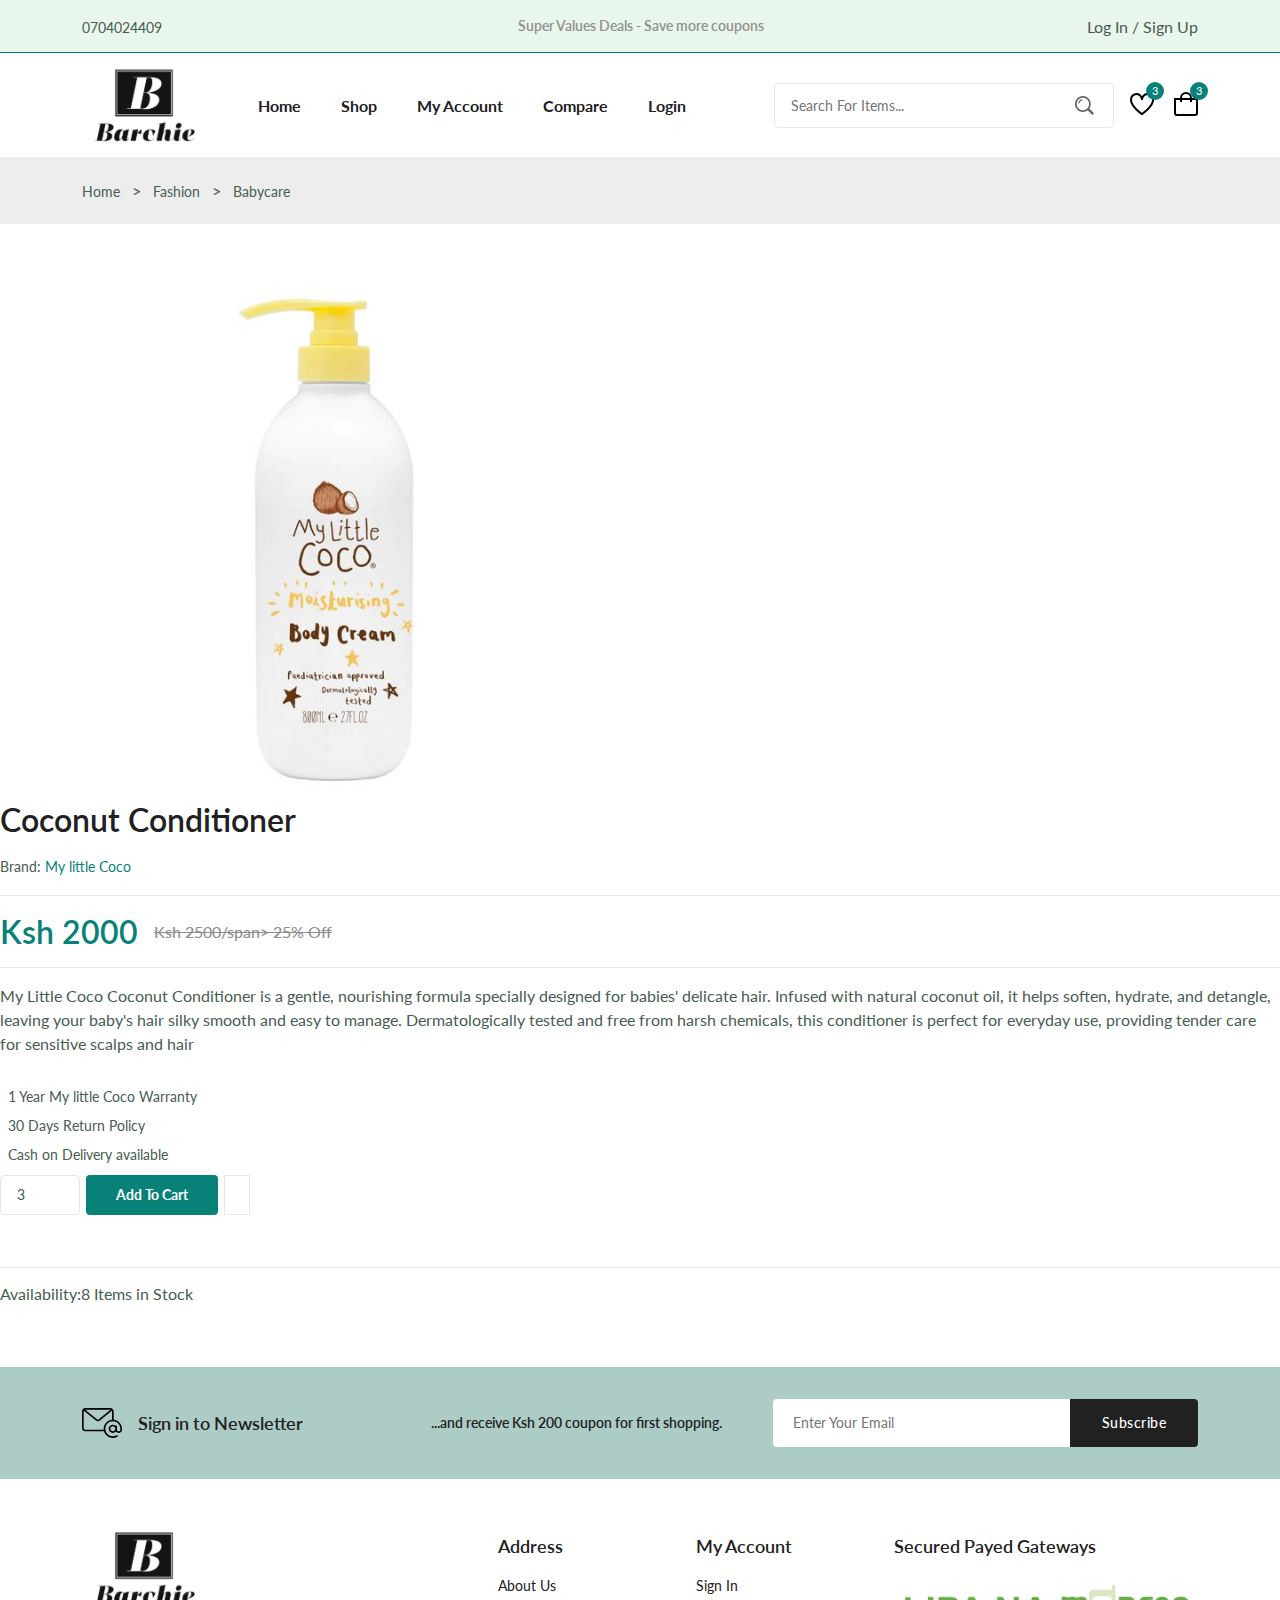
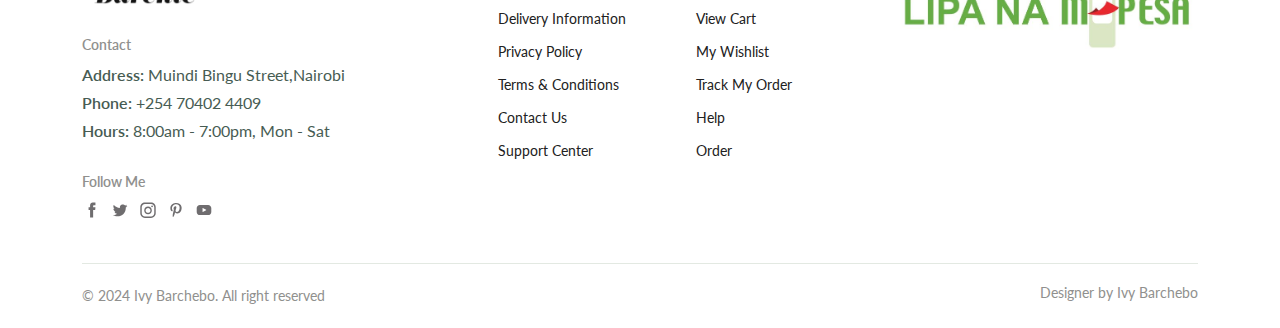
<file: baby.html>
<!DOCTYPE html>
<html lang="en">
  <head>
    <meta charset="UTF-8" />
    <meta name="viewport" content="width=device-width, initial-scale=1.0" />

    <!--=============== FLATICON ===============-->
    <link
      rel="stylesheet"
      href="https://cdn-uicons.flaticon.com/2.0.0/uicons-regular-straight/css/uicons-regular-straight.css"
    />

    <!--=============== SWIPER CSS ===============-->
    <link
      rel="stylesheet"
      href="https://cdn.jsdelivr.net/npm/swiper@11/swiper-bundle.min.css"
    />

    <!--=============== CSS ===============-->
    <link rel="stylesheet" href="./assets/css/styles.css" />

    <title>Details</title>
  </head>
  <body>
    <!--=============== HEADER ===============-->
    <header class="header">
      <div class="header__top">
        <div class="header__container container">
          <div class="header__contact">
            <span>0704024409</span>
            <span></span>
          </div>
          <p class="header__alert-news">
            Super Values Deals - Save more coupons
          </p>
          <a href="login-register.html" class="header__top-action">
            Log In / Sign Up
          </a>
        </div>
      </div>

      <nav class="nav container">
        <a href="index.html" class="nav__logo">
          <img
            class="nav__logo-img"
            src="assets/img/l1.PNG"
            alt="website logo"
          />
        </a>
        <div class="nav__menu" id="nav-menu">
          <ul class="nav__list">
            <li class="nav__item">
              <a href="index.html" class="nav__link">Home</a>
            </li>
            <li class="nav__item">
              <a href="shop.html" class="nav__link">Shop</a>
            </li>
            <li class="nav__item">
              <a href="accounts.html" class="nav__link">My Account</a>
            </li>
            <li class="nav__item">
              <a href="compare.html" class="nav__link">Compare</a>
            </li>
            <li class="nav__item">
              <a href="login-register.html" class="nav__link">Login</a>
            </li>
          </ul>
          <div class="header__search">
            <input
              type="text"
              placeholder="Search For Items..."
              class="form__input"
            />
            <button class="search__btn">
              <img src="assets/img/search.png" alt="search icon" />
            </button>
          </div>
        </div>
        <div class="header__user-actions">
          <a href="wishlist.html" class="header__action-btn" title="Wishlist">
            <img src="assets/img/icon-heart.svg" alt="" />
            <span class="count">3</span>
          </a>
          <a href="cart.html" class="header__action-btn" title="Cart">
            <img src="assets/img/icon-cart.svg" alt="" />
            <span class="count">3</span>
          </a>
        </div>
      </nav>
    </header>

    <!--=============== MAIN ===============-->
    <main class="main">
      <!--=============== BREADCRUMB ===============-->
      <section class="breadcrumb">
        <ul class="breadcrumb__list flex container">
          <li><a href="index.html" class="breadcrumb__link">Home</a></li>
          <li><span class="breadcrumb__link"></span>></li>
          <li><span class="breadcrumb__link">Fashion</span></li>
          <li><span class="breadcrumb__link"></span>></li>
          <li><span class="breadcrumb__link">Babycare</span></li>
        </ul>
      </section>

      <!--=============== DETAILS ===============-->
      <section class="details section--lg">
        <div class="details__container container grid">
          <div class="details__group">
            <img
              src="./assets/img/b2.jpg"
              alt=""
              class="details__img"
            />
            
            </div>
          </div>
          <div class="details__group">
            <h3 class="details__title">Coconut Conditioner</h3>
            <p class="details__brand">Brand: <span>My little Coco</span></p>
            <div class="details__price flex">
              <span class="new__price">Ksh 2000</span>
              <span class="old__price">Ksh 2500/span>
              <span class="save__price">25% Off</span>
            </div>
            <p class="short__description">
                My Little Coco Coconut Conditioner is a gentle, nourishing formula specially designed for babies' delicate hair. Infused with natural coconut oil, it helps soften, hydrate, and detangle, leaving your baby's hair silky smooth and easy to manage. Dermatologically tested and free from harsh chemicals, this conditioner is perfect for everyday use, providing tender care for sensitive scalps and hair
            </p>
            <ul class="products__list">
              <li class="list__item flex">
                <i class="fi-rs-crown"></i> 1 Year My little Coco  Warranty
              </li>
              <li class="list__item flex">
                <i class="fi-rs-refresh"></i> 30 Days Return Policy
              </li>
              <li class="list__item flex">
                <i class="fi-rs-credit-card"></i> Cash on Delivery available
              </li>
            </ul>
            
            <div class="details__action">
              <input type="number" class="quantity" value="3" />
              <a href="#" class="btn btn--sm">Add To Cart</a>
              <a href="#" class="details__action-btn">
                <i class="fi fi-rs-heart"></i>
              </a>
            </div>
            <ul class="details__meta">
                <span>Availability:</span>8 Items in Stock
              </li>
            </ul>
          </div>
        </div>
      </section>

      
     
       

      <!--=============== NEWSLETTER ===============-->
      <section class="newsletter section">
        <div class="newsletter__container container grid">
          <h3 class="newsletter__title flex">
            <img
              src="./assets/img/icon-email.svg"
              alt=""
              class="newsletter__icon"
            />
            Sign in to Newsletter
          </h3>
          <p class="newsletter__description">
            ...and receive Ksh 200 coupon for first shopping.
          </p>
          <form action="" class="newsletter__form">
            <input
              type="text"
              placeholder="Enter Your Email"
              class="newsletter__input"
            />
            <button type="submit" class="newsletter__btn">Subscribe</button>
          </form>
        </div>
      </section>
    </main>

    <!--=============== FOOTER ===============-->
    <footer class="footer container">
      <div class="footer__container grid">
        <div class="footer__content">
          <a href="index.html" class="footer__logo">
            <img src="./assets/img/l1.PNG" alt="" class="footer__logo-img" />
          </a>
          <h4 class="footer__subtitle">Contact</h4>
          <p class="footer__description">
            <span>Address:</span> Muindi Bingu Street,Nairobi
          </p>
          <p class="footer__description">
            <span>Phone:</span> +254 70402 4409
          </p>
          <p class="footer__description">
            <span>Hours:</span> 8:00am - 7:00pm, Mon - Sat
          </p>
          <div class="footer__social">
            <h4 class="footer__subtitle">Follow Me</h4>
            <div class="footer__links flex">
              <a href="#">
                <img
                  src="./assets/img/icon-facebook.svg"
                  alt=""
                  class="footer__social-icon"
                />
              </a>
              <a href="#">
                <img
                  src="./assets/img/icon-twitter.svg"
                  alt=""
                  class="footer__social-icon"
                />
              </a>
              <a href="#">
                <img
                  src="./assets/img/icon-instagram.svg"
                  alt=""
                  class="footer__social-icon"
                />
              </a>
              <a href="#">
                <img
                  src="./assets/img/icon-pinterest.svg"
                  alt=""
                  class="footer__social-icon"
                />
              </a>
              <a href="#">
                <img
                  src="./assets/img/icon-youtube.svg"
                  alt=""
                  class="footer__social-icon"
                />
              </a>
            </div>
          </div>
        </div>
        <div class="footer__content">
          <h3 class="footer__title">Address</h3>
          <ul class="footer__links">
            <li><a href="#" class="footer__link">About Us</a></li>
            <li><a href="#" class="footer__link">Delivery Information</a></li>
            <li><a href="#" class="footer__link">Privacy Policy</a></li>
            <li><a href="#" class="footer__link">Terms & Conditions</a></li>
            <li><a href="#" class="footer__link">Contact Us</a></li>
            <li><a href="#" class="footer__link">Support Center</a></li>
          </ul>
        </div>
        <div class="footer__content">
          <h3 class="footer__title">My Account</h3>
          <ul class="footer__links">
            <li><a href="#" class="footer__link">Sign In</a></li>
            <li><a href="#" class="footer__link">View Cart</a></li>
            <li><a href="#" class="footer__link">My Wishlist</a></li>
            <li><a href="#" class="footer__link">Track My Order</a></li>
            <li><a href="#" class="footer__link">Help</a></li>
            <li><a href="#" class="footer__link">Order</a></li>
          </ul>
        </div>
        <div class="footer__content">
          <h3 class="footer__title">Secured Payed Gateways</h3>
          <img
            src="./assets/img/Lipa-na-M-Pesa.jfif"
            alt=""
            class="payment__img"
          />
        </div>
      </div>
      <div class="footer__bottom">
        <p class="copyright">&copy; 2024 Ivy Barchebo. All right reserved</p>
        <span class="designer">Designer by Ivy Barchebo</span>
      </div>
    </footer>

    <!--=============== SWIPER JS ===============-->
    <script src="https://cdn.jsdelivr.net/npm/swiper@11/swiper-bundle.min.js"></script>

    <!--=============== MAIN JS ===============-->
    <script src="assets/js/main.js"></script>
  </body>
</html>
</file>
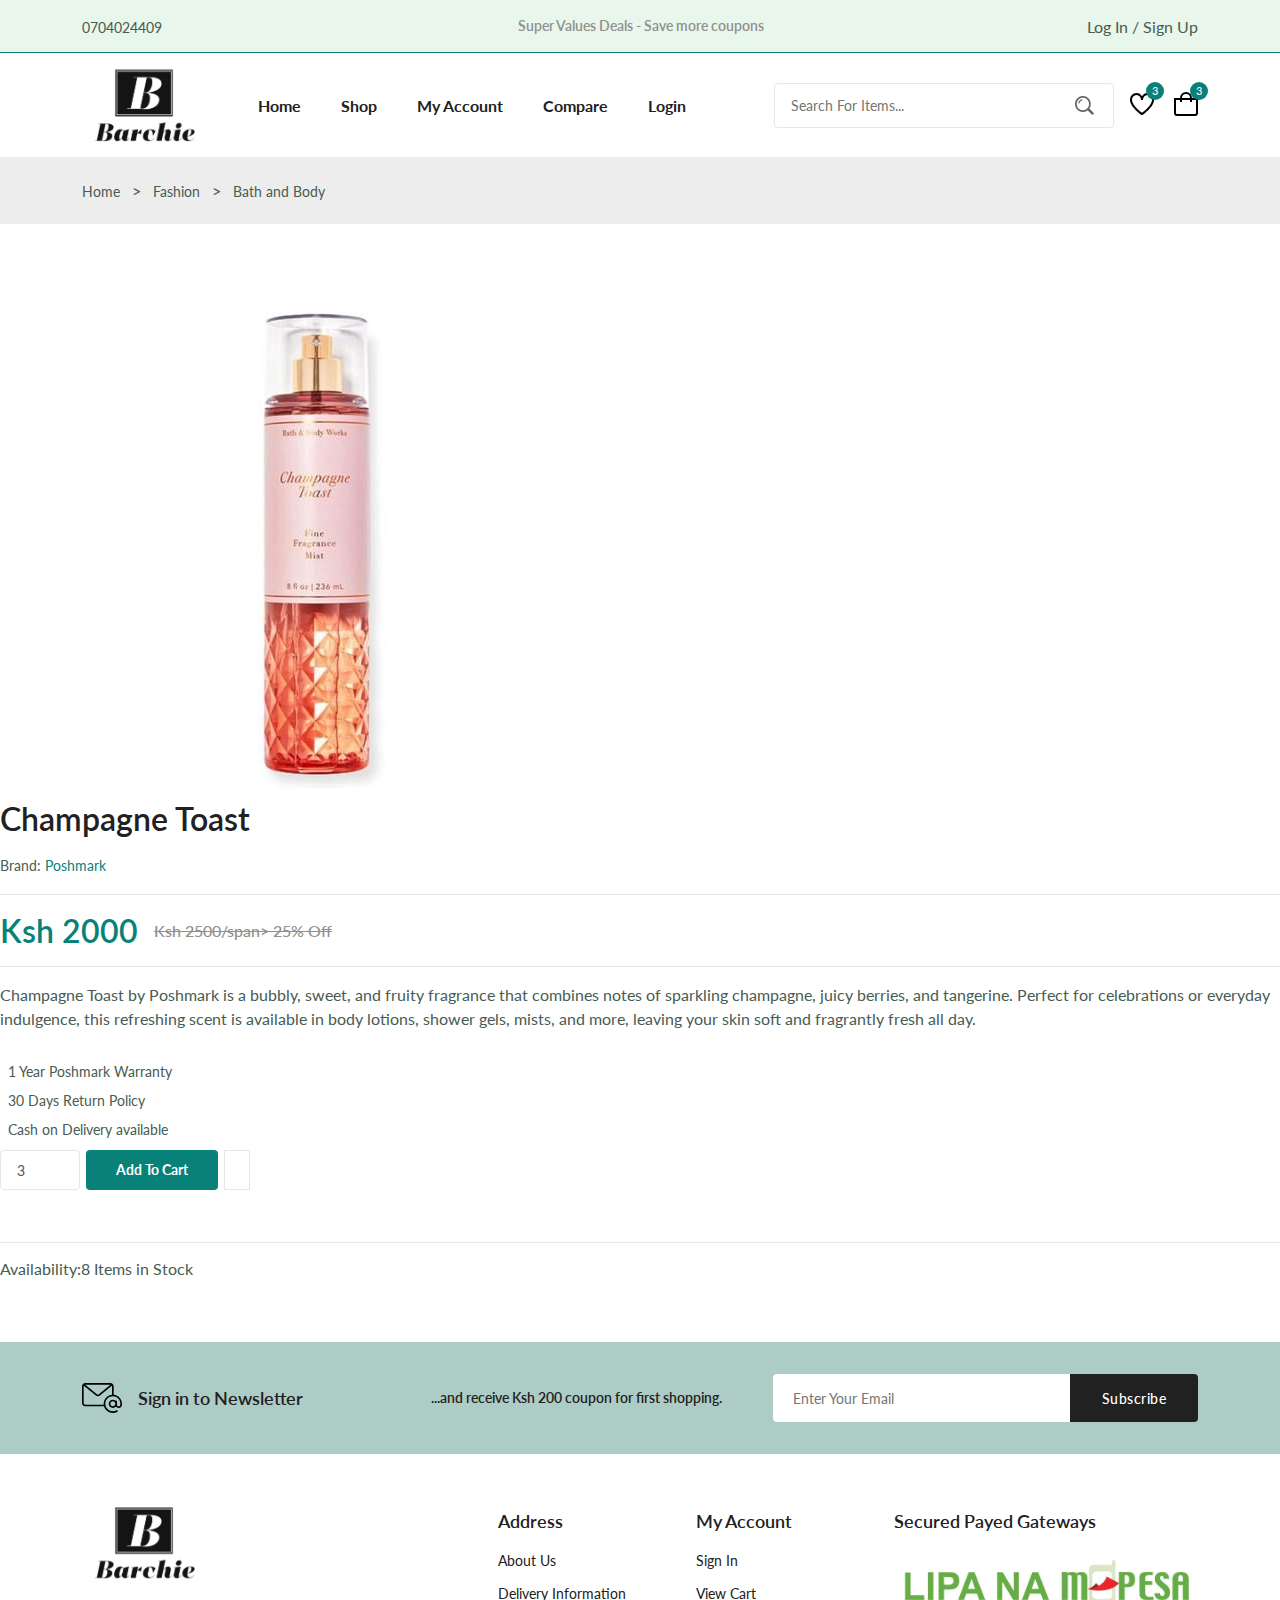
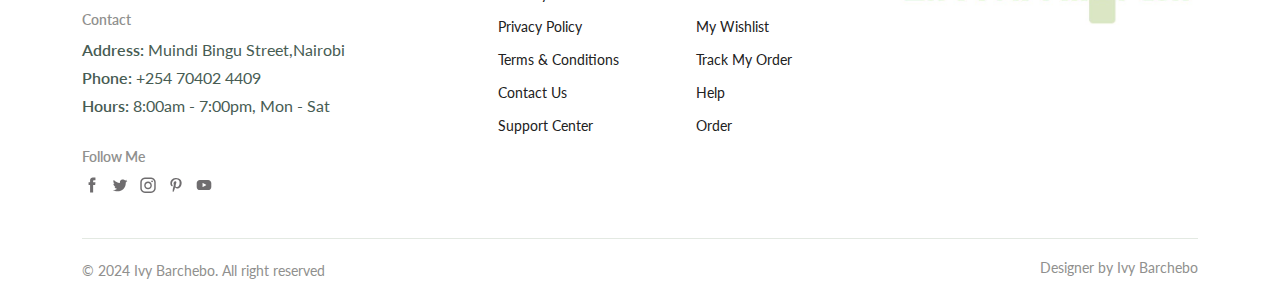
<file: bath.html>
<!DOCTYPE html>
<html lang="en">
  <head>
    <meta charset="UTF-8" />
    <meta name="viewport" content="width=device-width, initial-scale=1.0" />

    <!--=============== FLATICON ===============-->
    <link
      rel="stylesheet"
      href="https://cdn-uicons.flaticon.com/2.0.0/uicons-regular-straight/css/uicons-regular-straight.css"
    />

    <!--=============== SWIPER CSS ===============-->
    <link
      rel="stylesheet"
      href="https://cdn.jsdelivr.net/npm/swiper@11/swiper-bundle.min.css"
    />

    <!--=============== CSS ===============-->
    <link rel="stylesheet" href="./assets/css/styles.css" />

    <title>Details</title>
  </head>
  <body>
    <!--=============== HEADER ===============-->
    <header class="header">
      <div class="header__top">
        <div class="header__container container">
          <div class="header__contact">
            <span>0704024409</span>
            <span></span>
          </div>
          <p class="header__alert-news">
            Super Values Deals - Save more coupons
          </p>
          <a href="login-register.html" class="header__top-action">
            Log In / Sign Up
          </a>
        </div>
      </div>

      <nav class="nav container">
        <a href="index.html" class="nav__logo">
          <img
            class="nav__logo-img"
            src="assets/img/l1.PNG"
            alt="website logo"
          />
        </a>
        <div class="nav__menu" id="nav-menu">
          <ul class="nav__list">
            <li class="nav__item">
              <a href="index.html" class="nav__link">Home</a>
            </li>
            <li class="nav__item">
              <a href="shop.html" class="nav__link">Shop</a>
            </li>
            <li class="nav__item">
              <a href="accounts.html" class="nav__link">My Account</a>
            </li>
            <li class="nav__item">
              <a href="compare.html" class="nav__link">Compare</a>
            </li>
            <li class="nav__item">
              <a href="login-register.html" class="nav__link">Login</a>
            </li>
          </ul>
          <div class="header__search">
            <input
              type="text"
              placeholder="Search For Items..."
              class="form__input"
            />
            <button class="search__btn">
              <img src="assets/img/search.png" alt="search icon" />
            </button>
          </div>
        </div>
        <div class="header__user-actions">
          <a href="wishlist.html" class="header__action-btn" title="Wishlist">
            <img src="assets/img/icon-heart.svg" alt="" />
            <span class="count">3</span>
          </a>
          <a href="cart.html" class="header__action-btn" title="Cart">
            <img src="assets/img/icon-cart.svg" alt="" />
            <span class="count">3</span>
          </a>
        </div>
      </nav>
    </header>

    <!--=============== MAIN ===============-->
    <main class="main">
      <!--=============== BREADCRUMB ===============-->
      <section class="breadcrumb">
        <ul class="breadcrumb__list flex container">
          <li><a href="index.html" class="breadcrumb__link">Home</a></li>
          <li><span class="breadcrumb__link"></span>></li>
          <li><span class="breadcrumb__link">Fashion</span></li>
          <li><span class="breadcrumb__link"></span>></li>
          <li><span class="breadcrumb__link">Bath and Body</span></li>
        </ul>
      </section>

      <!--=============== DETAILS ===============-->
      <section class="details section--lg">
        <div class="details__container container grid">
          <div class="details__group">
            <img
              src="./assets/img/b1.jpg"
              alt=""
              class="details__img"
            />
            
            </div>
          </div>
          <div class="details__group">
            <h3 class="details__title">Champagne Toast</h3>
            <p class="details__brand">Brand: <span>Poshmark</span></p>
            <div class="details__price flex">
              <span class="new__price">Ksh 2000</span>
              <span class="old__price">Ksh 2500/span>
              <span class="save__price">25% Off</span>
            </div>
            <p class="short__description">
                Champagne Toast by Poshmark is a bubbly, sweet, and fruity fragrance that combines notes of sparkling champagne, juicy berries, and tangerine. Perfect for celebrations or everyday indulgence, this refreshing scent is available in body lotions, shower gels, mists, and more, leaving your skin soft and fragrantly fresh all day.
            </p>
            <ul class="products__list">
              <li class="list__item flex">
                <i class="fi-rs-crown"></i> 1 Year Poshmark Warranty
              </li>
              <li class="list__item flex">
                <i class="fi-rs-refresh"></i> 30 Days Return Policy
              </li>
              <li class="list__item flex">
                <i class="fi-rs-credit-card"></i> Cash on Delivery available
              </li>
            </ul>
            
            <div class="details__action">
              <input type="number" class="quantity" value="3" />
              <a href="#" class="btn btn--sm">Add To Cart</a>
              <a href="#" class="details__action-btn">
                <i class="fi fi-rs-heart"></i>
              </a>
            </div>
            <ul class="details__meta">
                <span>Availability:</span>8 Items in Stock
              </li>
            </ul>
          </div>
        </div>
      </section>

      
     
       

      <!--=============== NEWSLETTER ===============-->
      <section class="newsletter section">
        <div class="newsletter__container container grid">
          <h3 class="newsletter__title flex">
            <img
              src="./assets/img/icon-email.svg"
              alt=""
              class="newsletter__icon"
            />
            Sign in to Newsletter
          </h3>
          <p class="newsletter__description">
            ...and receive Ksh 200 coupon for first shopping.
          </p>
          <form action="" class="newsletter__form">
            <input
              type="text"
              placeholder="Enter Your Email"
              class="newsletter__input"
            />
            <button type="submit" class="newsletter__btn">Subscribe</button>
          </form>
        </div>
      </section>
    </main>

    <!--=============== FOOTER ===============-->
    <footer class="footer container">
      <div class="footer__container grid">
        <div class="footer__content">
          <a href="index.html" class="footer__logo">
            <img src="./assets/img/l1.PNG" alt="" class="footer__logo-img" />
          </a>
          <h4 class="footer__subtitle">Contact</h4>
          <p class="footer__description">
            <span>Address:</span> Muindi Bingu Street,Nairobi
          </p>
          <p class="footer__description">
            <span>Phone:</span> +254 70402 4409
          </p>
          <p class="footer__description">
            <span>Hours:</span> 8:00am - 7:00pm, Mon - Sat
          </p>
          <div class="footer__social">
            <h4 class="footer__subtitle">Follow Me</h4>
            <div class="footer__links flex">
              <a href="#">
                <img
                  src="./assets/img/icon-facebook.svg"
                  alt=""
                  class="footer__social-icon"
                />
              </a>
              <a href="#">
                <img
                  src="./assets/img/icon-twitter.svg"
                  alt=""
                  class="footer__social-icon"
                />
              </a>
              <a href="#">
                <img
                  src="./assets/img/icon-instagram.svg"
                  alt=""
                  class="footer__social-icon"
                />
              </a>
              <a href="#">
                <img
                  src="./assets/img/icon-pinterest.svg"
                  alt=""
                  class="footer__social-icon"
                />
              </a>
              <a href="#">
                <img
                  src="./assets/img/icon-youtube.svg"
                  alt=""
                  class="footer__social-icon"
                />
              </a>
            </div>
          </div>
        </div>
        <div class="footer__content">
          <h3 class="footer__title">Address</h3>
          <ul class="footer__links">
            <li><a href="#" class="footer__link">About Us</a></li>
            <li><a href="#" class="footer__link">Delivery Information</a></li>
            <li><a href="#" class="footer__link">Privacy Policy</a></li>
            <li><a href="#" class="footer__link">Terms & Conditions</a></li>
            <li><a href="#" class="footer__link">Contact Us</a></li>
            <li><a href="#" class="footer__link">Support Center</a></li>
          </ul>
        </div>
        <div class="footer__content">
          <h3 class="footer__title">My Account</h3>
          <ul class="footer__links">
            <li><a href="#" class="footer__link">Sign In</a></li>
            <li><a href="#" class="footer__link">View Cart</a></li>
            <li><a href="#" class="footer__link">My Wishlist</a></li>
            <li><a href="#" class="footer__link">Track My Order</a></li>
            <li><a href="#" class="footer__link">Help</a></li>
            <li><a href="#" class="footer__link">Order</a></li>
          </ul>
        </div>
        <div class="footer__content">
          <h3 class="footer__title">Secured Payed Gateways</h3>
          <img
            src="./assets/img/Lipa-na-M-Pesa.jfif"
            alt=""
            class="payment__img"
          />
        </div>
      </div>
      <div class="footer__bottom">
        <p class="copyright">&copy; 2024 Ivy Barchebo. All right reserved</p>
        <span class="designer">Designer by Ivy Barchebo</span>
      </div>
    </footer>

    <!--=============== SWIPER JS ===============-->
    <script src="https://cdn.jsdelivr.net/npm/swiper@11/swiper-bundle.min.js"></script>

    <!--=============== MAIN JS ===============-->
    <script src="assets/js/main.js"></script>
  </body>
</html>
</file>
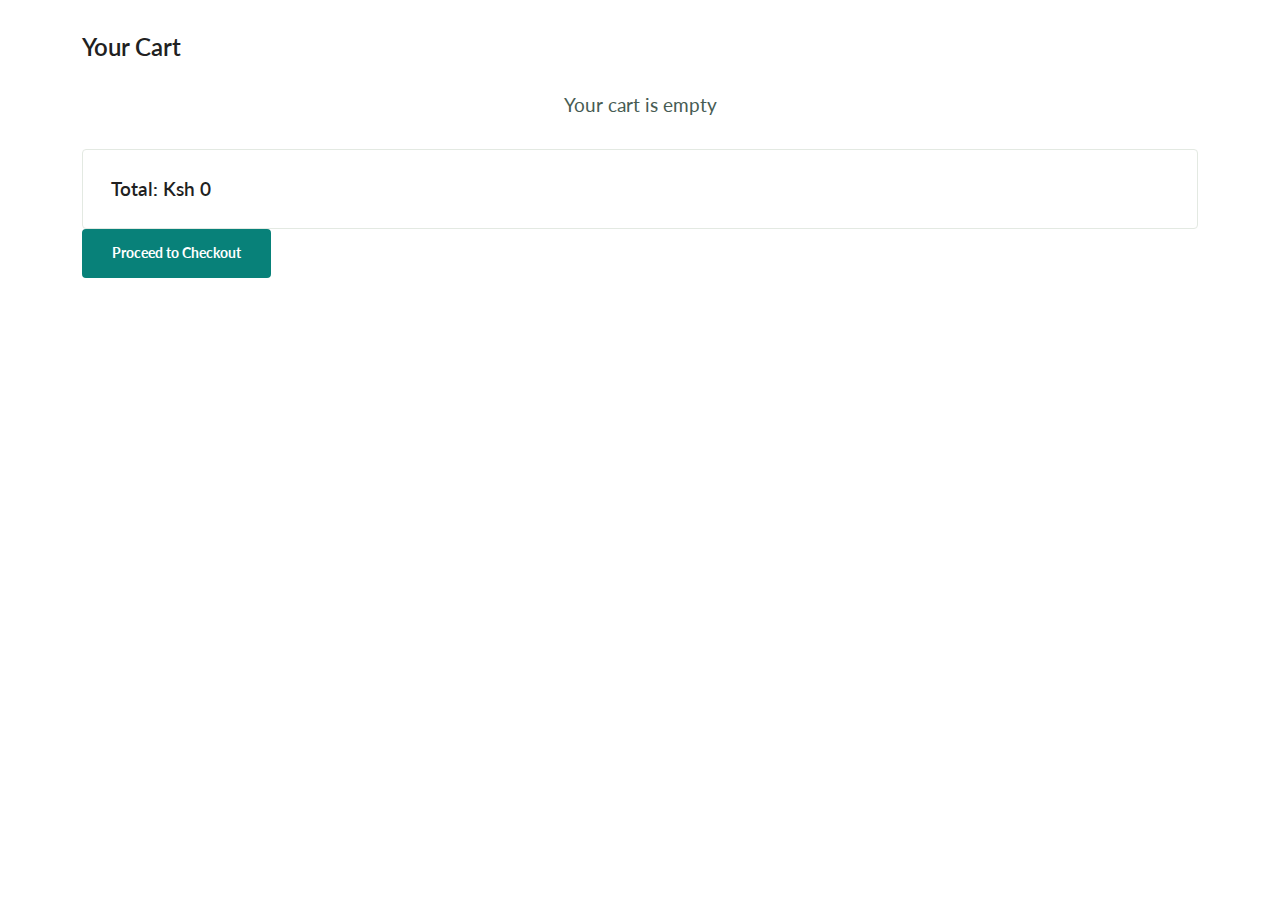
<file: cart.html>
<!DOCTYPE html>
<html lang="en">
<head>
  <meta charset="UTF-8">
  <meta name="viewport" content="width=device-width, initial-scale=1.0">
  <title>Your Cart</title>
  <link rel="stylesheet" href="assets/css/styles.css">
  <style>
    .cart__item {
      display: grid;
      grid-template-columns: auto 1fr auto;
      gap: 1rem;
      margin-bottom: 1rem;
      padding: 1rem;
      border: 1px solid #ddd;
      border-radius: 4px;
    }
    .cart__item-img {
      width: 100px;
      height: 100px;
      object-fit: cover;
    }
    .quantity-btn {
      padding: 0.25rem 0.5rem;
      margin: 0 0.5rem;
    }
    .cart__empty {
      text-align: center;
      font-size: 1.2rem;
      margin: 2rem 0;
    }
    .added-to-cart-message {
      position: fixed;
      top: 20px;
      right: 20px;
      background-color: #4CAF50;
      color: white;
      padding: 1rem;
      border-radius: 4px;
      z-index: 1000;
    }
  </style>
</head>
<body>
  <header class="header">
    <!-- Copy your header from index.html here -->
  </header>

  <section class="cart section">
    <div class="container">
      <h2>Your Cart</h2>
      <div class="cart__container grid">
        <!-- Cart items will be injected here by JS -->
      </div>
      <div class="cart__summary">
        <h3 class="cart__total">Total: Ksh 0</h3>
        <a href="checkout.html" class="btn">Proceed to Checkout</a>
      </div>
    </div>
  </section>

  <footer class="footer">
    <!-- Copy your footer from index.html here -->
  </footer>

  <!-- Include main.js for cart functionality -->
  <script src="assets/js/main.js"></script>
</body>
</html>
</file>
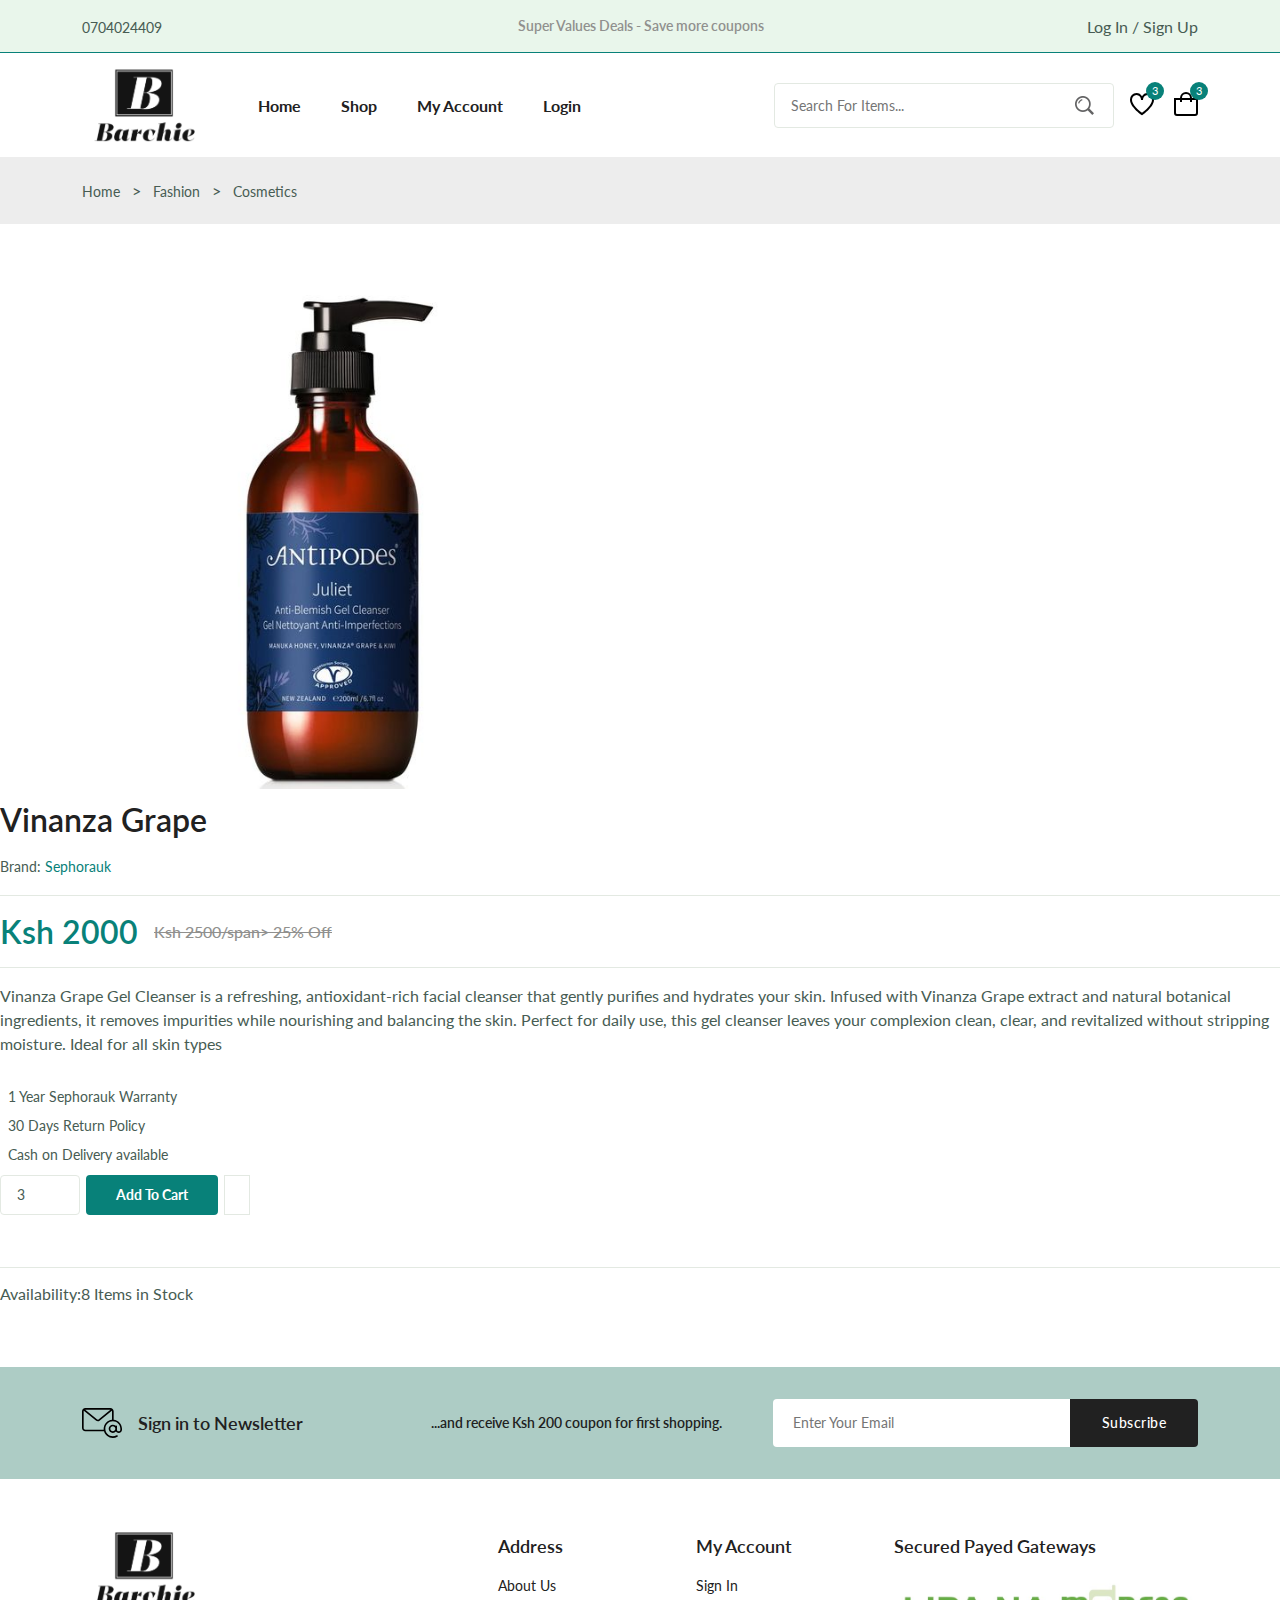
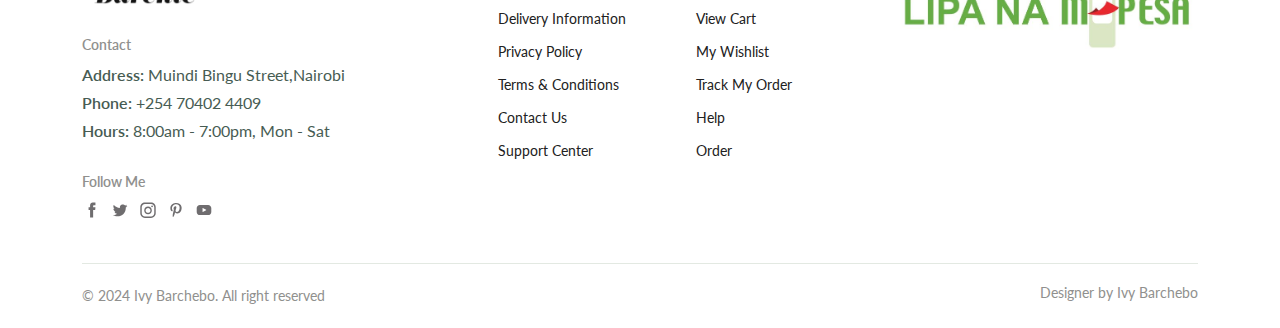
<file: cosmo.html>
<!DOCTYPE html>
<html lang="en">
  <head>
    <meta charset="UTF-8" />
    <meta name="viewport" content="width=device-width, initial-scale=1.0" />

    <!--=============== FLATICON ===============-->
    <link
      rel="stylesheet"
      href="https://cdn-uicons.flaticon.com/2.0.0/uicons-regular-straight/css/uicons-regular-straight.css"
    />

    <!--=============== SWIPER CSS ===============-->
    <link
      rel="stylesheet"
      href="https://cdn.jsdelivr.net/npm/swiper@11/swiper-bundle.min.css"
    />

    <!--=============== CSS ===============-->
    <link rel="stylesheet" href="./assets/css/styles.css" />

    <title>Details</title>
  </head>
  <body>
    <!--=============== HEADER ===============-->
    <header class="header">
      <div class="header__top">
        <div class="header__container container">
          <div class="header__contact">
            <span>0704024409</span>
            <span></span>
          </div>
          <p class="header__alert-news">
            Super Values Deals - Save more coupons
          </p>
          <a href="login-register.html" class="header__top-action">
            Log In / Sign Up
          </a>
        </div>
      </div>

      <nav class="nav container">
        <a href="index.html" class="nav__logo">
          <img
            class="nav__logo-img"
            src="assets/img/l1.PNG"
            alt="website logo"
          />
        </a>
        <div class="nav__menu" id="nav-menu">
          <ul class="nav__list">
            <li class="nav__item">
              <a href="index.html" class="nav__link">Home</a>
            </li>
            <li class="nav__item">
              <a href="shop.html" class="nav__link">Shop</a>
            </li>
            <li class="nav__item">
              <a href="accounts.html" class="nav__link">My Account</a>
            </li>
            
            <li class="nav__item">
              <a href="login-register.html" class="nav__link">Login</a>
            </li>
          </ul>
          <div class="header__search">
            <input
              type="text"
              placeholder="Search For Items..."
              class="form__input"
            />
            <button class="search__btn">
              <img src="assets/img/search.png" alt="search icon" />
            </button>
          </div>
        </div>
        <div class="header__user-actions">
          <a href="wishlist.html" class="header__action-btn" title="Wishlist">
            <img src="assets/img/icon-heart.svg" alt="" />
            <span class="count">3</span>
          </a>
          <a href="cart.html" class="header__action-btn" title="Cart">
            <img src="assets/img/icon-cart.svg" alt="" />
            <span class="count">3</span>
          </a>
        </div>
      </nav>
    </header>

    <!--=============== MAIN ===============-->
    <main class="main">
      <!--=============== BREADCRUMB ===============-->
      <section class="breadcrumb">
        <ul class="breadcrumb__list flex container">
          <li><a href="index.html" class="breadcrumb__link">Home</a></li>
          <li><span class="breadcrumb__link"></span>></li>
          <li><span class="breadcrumb__link">Fashion</span></li>
          <li><span class="breadcrumb__link"></span>></li>
          <li><span class="breadcrumb__link">Cosmetics</span></li>
        </ul>
      </section>

      <!--=============== DETAILS ===============-->
      <section class="details section--lg">
        <div class="details__container container grid">
          <div class="details__group">
            <img
              src="./assets/img/v1.jpg"
              alt=""
              class="details__img"
            />
            
            </div>
          </div>
          <div class="details__group">
            <h3 class="details__title">Vinanza Grape</h3>
            <p class="details__brand">Brand: <span>Sephorauk</span></p>
            <div class="details__price flex">
              <span class="new__price">Ksh 2000</span>
              <span class="old__price">Ksh 2500/span>
              <span class="save__price">25% Off</span>
            </div>
            <p class="short__description">
                Vinanza Grape Gel Cleanser is a refreshing, antioxidant-rich facial cleanser that gently purifies and hydrates your skin. Infused with Vinanza Grape extract and natural botanical ingredients, it removes impurities while nourishing and balancing the skin. Perfect for daily use, this gel cleanser leaves your complexion clean, clear, and revitalized without stripping moisture. Ideal for all skin types
            </p>
            <ul class="products__list">
              <li class="list__item flex">
                <i class="fi-rs-crown"></i> 1 Year Sephorauk Warranty
              </li>
              <li class="list__item flex">
                <i class="fi-rs-refresh"></i> 30 Days Return Policy
              </li>
              <li class="list__item flex">
                <i class="fi-rs-credit-card"></i> Cash on Delivery available
              </li>
            </ul>
            
            <div class="details__action">
              <input type="number" class="quantity" value="3" />
              <a href="#" class="btn btn--sm">Add To Cart</a>
              <a href="#" class="details__action-btn">
                <i class="fi fi-rs-heart"></i>
              </a>
            </div>
            <ul class="details__meta">
                <span>Availability:</span>8 Items in Stock
              </li>
            </ul>
          </div>
        </div>
      </section>

      
     
       

      <!--=============== NEWSLETTER ===============-->
      <section class="newsletter section">
        <div class="newsletter__container container grid">
          <h3 class="newsletter__title flex">
            <img
              src="./assets/img/icon-email.svg"
              alt=""
              class="newsletter__icon"
            />
            Sign in to Newsletter
          </h3>
          <p class="newsletter__description">
            ...and receive Ksh 200 coupon for first shopping.
          </p>
          <form action="" class="newsletter__form">
            <input
              type="text"
              placeholder="Enter Your Email"
              class="newsletter__input"
            />
            <button type="submit" class="newsletter__btn">Subscribe</button>
          </form>
        </div>
      </section>
    </main>

    <!--=============== FOOTER ===============-->
    <footer class="footer container">
      <div class="footer__container grid">
        <div class="footer__content">
          <a href="index.html" class="footer__logo">
            <img src="./assets/img/l1.PNG" alt="" class="footer__logo-img" />
          </a>
          <h4 class="footer__subtitle">Contact</h4>
          <p class="footer__description">
            <span>Address:</span> Muindi Bingu Street,Nairobi
          </p>
          <p class="footer__description">
            <span>Phone:</span> +254 70402 4409
          </p>
          <p class="footer__description">
            <span>Hours:</span> 8:00am - 7:00pm, Mon - Sat
          </p>
          <div class="footer__social">
            <h4 class="footer__subtitle">Follow Me</h4>
            <div class="footer__links flex">
              <a href="#">
                <img
                  src="./assets/img/icon-facebook.svg"
                  alt=""
                  class="footer__social-icon"
                />
              </a>
              <a href="#">
                <img
                  src="./assets/img/icon-twitter.svg"
                  alt=""
                  class="footer__social-icon"
                />
              </a>
              <a href="#">
                <img
                  src="./assets/img/icon-instagram.svg"
                  alt=""
                  class="footer__social-icon"
                />
              </a>
              <a href="#">
                <img
                  src="./assets/img/icon-pinterest.svg"
                  alt=""
                  class="footer__social-icon"
                />
              </a>
              <a href="#">
                <img
                  src="./assets/img/icon-youtube.svg"
                  alt=""
                  class="footer__social-icon"
                />
              </a>
            </div>
          </div>
        </div>
        <div class="footer__content">
          <h3 class="footer__title">Address</h3>
          <ul class="footer__links">
            <li><a href="#" class="footer__link">About Us</a></li>
            <li><a href="#" class="footer__link">Delivery Information</a></li>
            <li><a href="#" class="footer__link">Privacy Policy</a></li>
            <li><a href="#" class="footer__link">Terms & Conditions</a></li>
            <li><a href="#" class="footer__link">Contact Us</a></li>
            <li><a href="#" class="footer__link">Support Center</a></li>
          </ul>
        </div>
        <div class="footer__content">
          <h3 class="footer__title">My Account</h3>
          <ul class="footer__links">
            <li><a href="#" class="footer__link">Sign In</a></li>
            <li><a href="#" class="footer__link">View Cart</a></li>
            <li><a href="#" class="footer__link">My Wishlist</a></li>
            <li><a href="#" class="footer__link">Track My Order</a></li>
            <li><a href="#" class="footer__link">Help</a></li>
            <li><a href="#" class="footer__link">Order</a></li>
          </ul>
        </div>
        <div class="footer__content">
          <h3 class="footer__title">Secured Payed Gateways</h3>
          <img
            src="./assets/img/Lipa-na-M-Pesa.jfif"
            alt=""
            class="payment__img"
          />
        </div>
      </div>
      <div class="footer__bottom">
        <p class="copyright">&copy; 2024 Ivy Barchebo. All right reserved</p>
        <span class="designer">Designer by Ivy Barchebo</span>
      </div>
    </footer>

    <!--=============== SWIPER JS ===============-->
    <script src="https://cdn.jsdelivr.net/npm/swiper@11/swiper-bundle.min.js"></script>

    <!--=============== MAIN JS ===============-->
    <script src="assets/js/main.js"></script>
  </body>
</html>
</file>
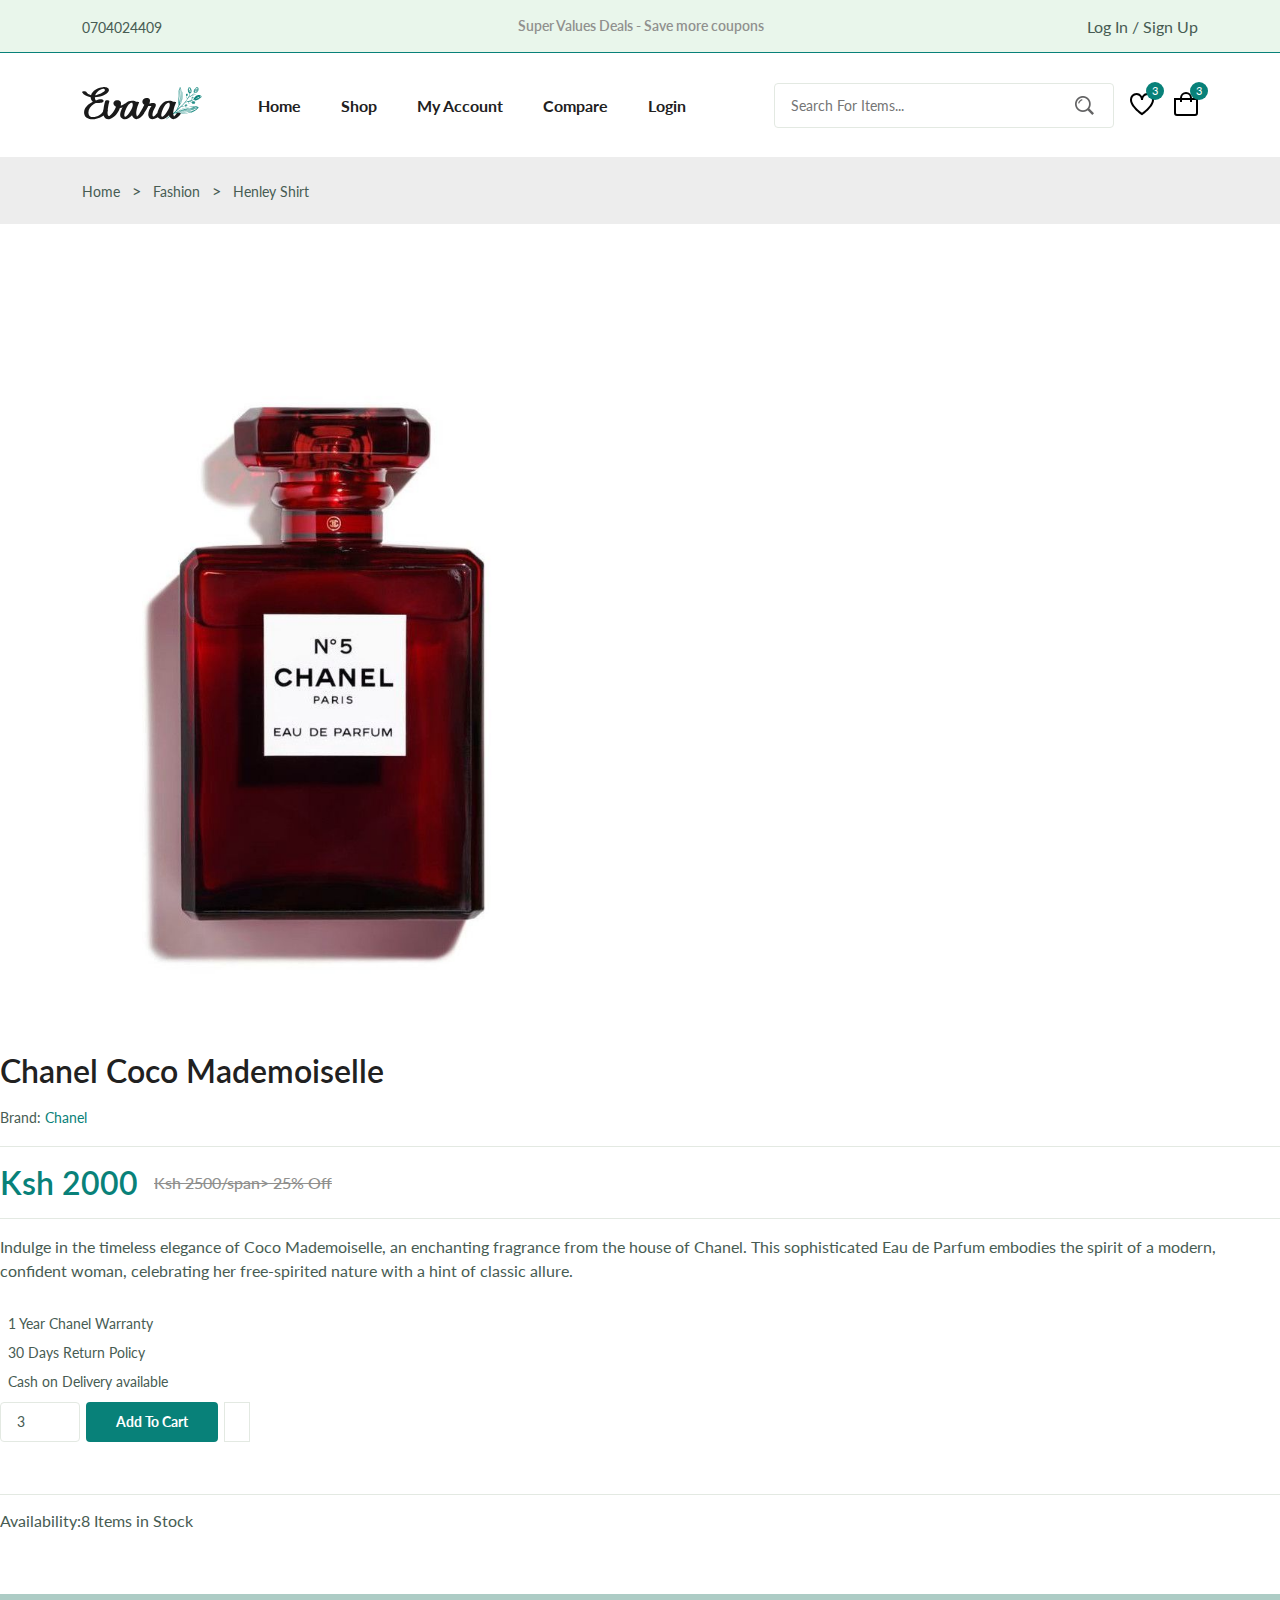
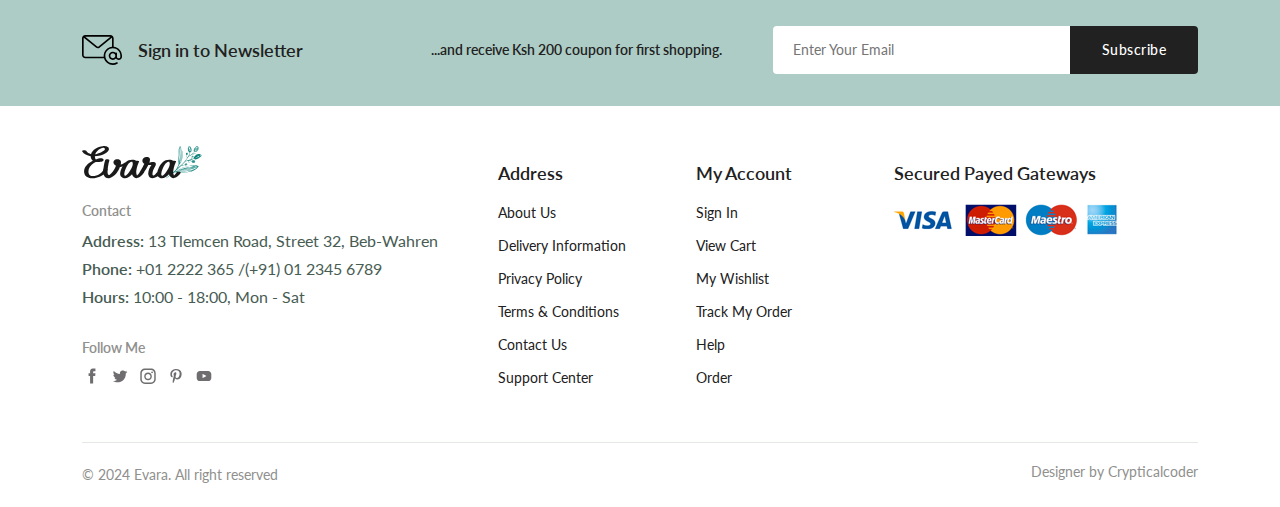
<file: details.html>
<!DOCTYPE html>
<html lang="en">
  <head>
    <meta charset="UTF-8" />
    <meta name="viewport" content="width=device-width, initial-scale=1.0" />

    <!--=============== FLATICON ===============-->
    <link
      rel="stylesheet"
      href="https://cdn-uicons.flaticon.com/2.0.0/uicons-regular-straight/css/uicons-regular-straight.css"
    />

    <!--=============== SWIPER CSS ===============-->
    <link
      rel="stylesheet"
      href="https://cdn.jsdelivr.net/npm/swiper@11/swiper-bundle.min.css"
    />

    <!--=============== CSS ===============-->
    <link rel="stylesheet" href="./assets/css/styles.css" />

    <title>Details</title>
  </head>
  <body>
    <!--=============== HEADER ===============-->
    <header class="header">
      <div class="header__top">
        <div class="header__container container">
          <div class="header__contact">
            <span>0704024409</span>
            <span></span>
          </div>
          <p class="header__alert-news">
            Super Values Deals - Save more coupons
          </p>
          <a href="login-register.html" class="header__top-action">
            Log In / Sign Up
          </a>
        </div>
      </div>

      <nav class="nav container">
        <a href="index.html" class="nav__logo">
          <img
            class="nav__logo-img"
            src="assets/img/logo.svg"
            alt="website logo"
          />
        </a>
        <div class="nav__menu" id="nav-menu">
          <ul class="nav__list">
            <li class="nav__item">
              <a href="index.html" class="nav__link">Home</a>
            </li>
            <li class="nav__item">
              <a href="shop.html" class="nav__link">Shop</a>
            </li>
            <li class="nav__item">
              <a href="accounts.html" class="nav__link">My Account</a>
            </li>
            <li class="nav__item">
              <a href="compare.html" class="nav__link">Compare</a>
            </li>
            <li class="nav__item">
              <a href="login-register.html" class="nav__link">Login</a>
            </li>
          </ul>
          <div class="header__search">
            <input
              type="text"
              placeholder="Search For Items..."
              class="form__input"
            />
            <button class="search__btn">
              <img src="assets/img/search.png" alt="search icon" />
            </button>
          </div>
        </div>
        <div class="header__user-actions">
          <a href="wishlist.html" class="header__action-btn" title="Wishlist">
            <img src="assets/img/icon-heart.svg" alt="" />
            <span class="count">3</span>
          </a>
          <a href="cart.html" class="header__action-btn" title="Cart">
            <img src="assets/img/icon-cart.svg" alt="" />
            <span class="count">3</span>
          </a>
        </div>
      </nav>
    </header>

    <!--=============== MAIN ===============-->
    <main class="main">
      <!--=============== BREADCRUMB ===============-->
      <section class="breadcrumb">
        <ul class="breadcrumb__list flex container">
          <li><a href="index.html" class="breadcrumb__link">Home</a></li>
          <li><span class="breadcrumb__link"></span>></li>
          <li><span class="breadcrumb__link">Fashion</span></li>
          <li><span class="breadcrumb__link"></span>></li>
          <li><span class="breadcrumb__link">Henley Shirt</span></li>
        </ul>
      </section>

      <!--=============== DETAILS ===============-->
      <section class="details section--lg">
        <div class="details__container container grid">
          <div class="details__group">
            <img
              src="./assets/img/p3.jpg"
              alt=""
              class="details__img"
            />
            
            </div>
          </div>
          <div class="details__group">
            <h3 class="details__title">Chanel Coco Mademoiselle</h3>
            <p class="details__brand">Brand: <span>Chanel</span></p>
            <div class="details__price flex">
              <span class="new__price">Ksh 2000</span>
              <span class="old__price">Ksh 2500/span>
              <span class="save__price">25% Off</span>
            </div>
            <p class="short__description">
              Indulge in the timeless elegance of Coco Mademoiselle, an enchanting fragrance from the house of Chanel. This sophisticated Eau de Parfum embodies the spirit of a modern, confident woman, celebrating her free-spirited nature with a hint of classic allure.
            </p>
            <ul class="products__list">
              <li class="list__item flex">
                <i class="fi-rs-crown"></i> 1 Year Chanel Warranty
              </li>
              <li class="list__item flex">
                <i class="fi-rs-refresh"></i> 30 Days Return Policy
              </li>
              <li class="list__item flex">
                <i class="fi-rs-credit-card"></i> Cash on Delivery available
              </li>
            </ul>
            
            <div class="details__action">
              <input type="number" class="quantity" value="3" />
              <a href="#" class="btn btn--sm">Add To Cart</a>
              <a href="#" class="details__action-btn">
                <i class="fi fi-rs-heart"></i>
              </a>
            </div>
            <ul class="details__meta">
                <span>Availability:</span>8 Items in Stock
              </li>
            </ul>
          </div>
        </div>
      </section>

      
     
       

      <!--=============== NEWSLETTER ===============-->
      <section class="newsletter section">
        <div class="newsletter__container container grid">
          <h3 class="newsletter__title flex">
            <img
              src="./assets/img/icon-email.svg"
              alt=""
              class="newsletter__icon"
            />
            Sign in to Newsletter
          </h3>
          <p class="newsletter__description">
            ...and receive Ksh 200 coupon for first shopping.
          </p>
          <form action="" class="newsletter__form">
            <input
              type="text"
              placeholder="Enter Your Email"
              class="newsletter__input"
            />
            <button type="submit" class="newsletter__btn">Subscribe</button>
          </form>
        </div>
      </section>
    </main>

    <!--=============== FOOTER ===============-->
    <footer class="footer container">
      <div class="footer__container grid">
        <div class="footer__content">
          <a href="index.html" class="footer__logo">
            <img src="./assets/img/logo.svg" alt="" class="footer__logo-img" />
          </a>
          <h4 class="footer__subtitle">Contact</h4>
          <p class="footer__description">
            <span>Address:</span> 13 Tlemcen Road, Street 32, Beb-Wahren
          </p>
          <p class="footer__description">
            <span>Phone:</span> +01 2222 365 /(+91) 01 2345 6789
          </p>
          <p class="footer__description">
            <span>Hours:</span> 10:00 - 18:00, Mon - Sat
          </p>
          <div class="footer__social">
            <h4 class="footer__subtitle">Follow Me</h4>
            <div class="footer__links flex">
              <a href="#">
                <img
                  src="./assets/img/icon-facebook.svg"
                  alt=""
                  class="footer__social-icon"
                />
              </a>
              <a href="#">
                <img
                  src="./assets/img/icon-twitter.svg"
                  alt=""
                  class="footer__social-icon"
                />
              </a>
              <a href="#">
                <img
                  src="./assets/img/icon-instagram.svg"
                  alt=""
                  class="footer__social-icon"
                />
              </a>
              <a href="#">
                <img
                  src="./assets/img/icon-pinterest.svg"
                  alt=""
                  class="footer__social-icon"
                />
              </a>
              <a href="#">
                <img
                  src="./assets/img/icon-youtube.svg"
                  alt=""
                  class="footer__social-icon"
                />
              </a>
            </div>
          </div>
        </div>
        <div class="footer__content">
          <h3 class="footer__title">Address</h3>
          <ul class="footer__links">
            <li><a href="#" class="footer__link">About Us</a></li>
            <li><a href="#" class="footer__link">Delivery Information</a></li>
            <li><a href="#" class="footer__link">Privacy Policy</a></li>
            <li><a href="#" class="footer__link">Terms & Conditions</a></li>
            <li><a href="#" class="footer__link">Contact Us</a></li>
            <li><a href="#" class="footer__link">Support Center</a></li>
          </ul>
        </div>
        <div class="footer__content">
          <h3 class="footer__title">My Account</h3>
          <ul class="footer__links">
            <li><a href="#" class="footer__link">Sign In</a></li>
            <li><a href="#" class="footer__link">View Cart</a></li>
            <li><a href="#" class="footer__link">My Wishlist</a></li>
            <li><a href="#" class="footer__link">Track My Order</a></li>
            <li><a href="#" class="footer__link">Help</a></li>
            <li><a href="#" class="footer__link">Order</a></li>
          </ul>
        </div>
        <div class="footer__content">
          <h3 class="footer__title">Secured Payed Gateways</h3>
          <img
            src="./assets/img/payment-method.png"
            alt=""
            class="payment__img"
          />
        </div>
      </div>
      <div class="footer__bottom">
        <p class="copyright">&copy; 2024 Evara. All right reserved</p>
        <span class="designer">Designer by Crypticalcoder</span>
      </div>
    </footer>

    <!--=============== SWIPER JS ===============-->
    <script src="https://cdn.jsdelivr.net/npm/swiper@11/swiper-bundle.min.js"></script>

    <!--=============== MAIN JS ===============-->
    <script src="assets/js/main.js"></script>
  </body>
</html>
</file>
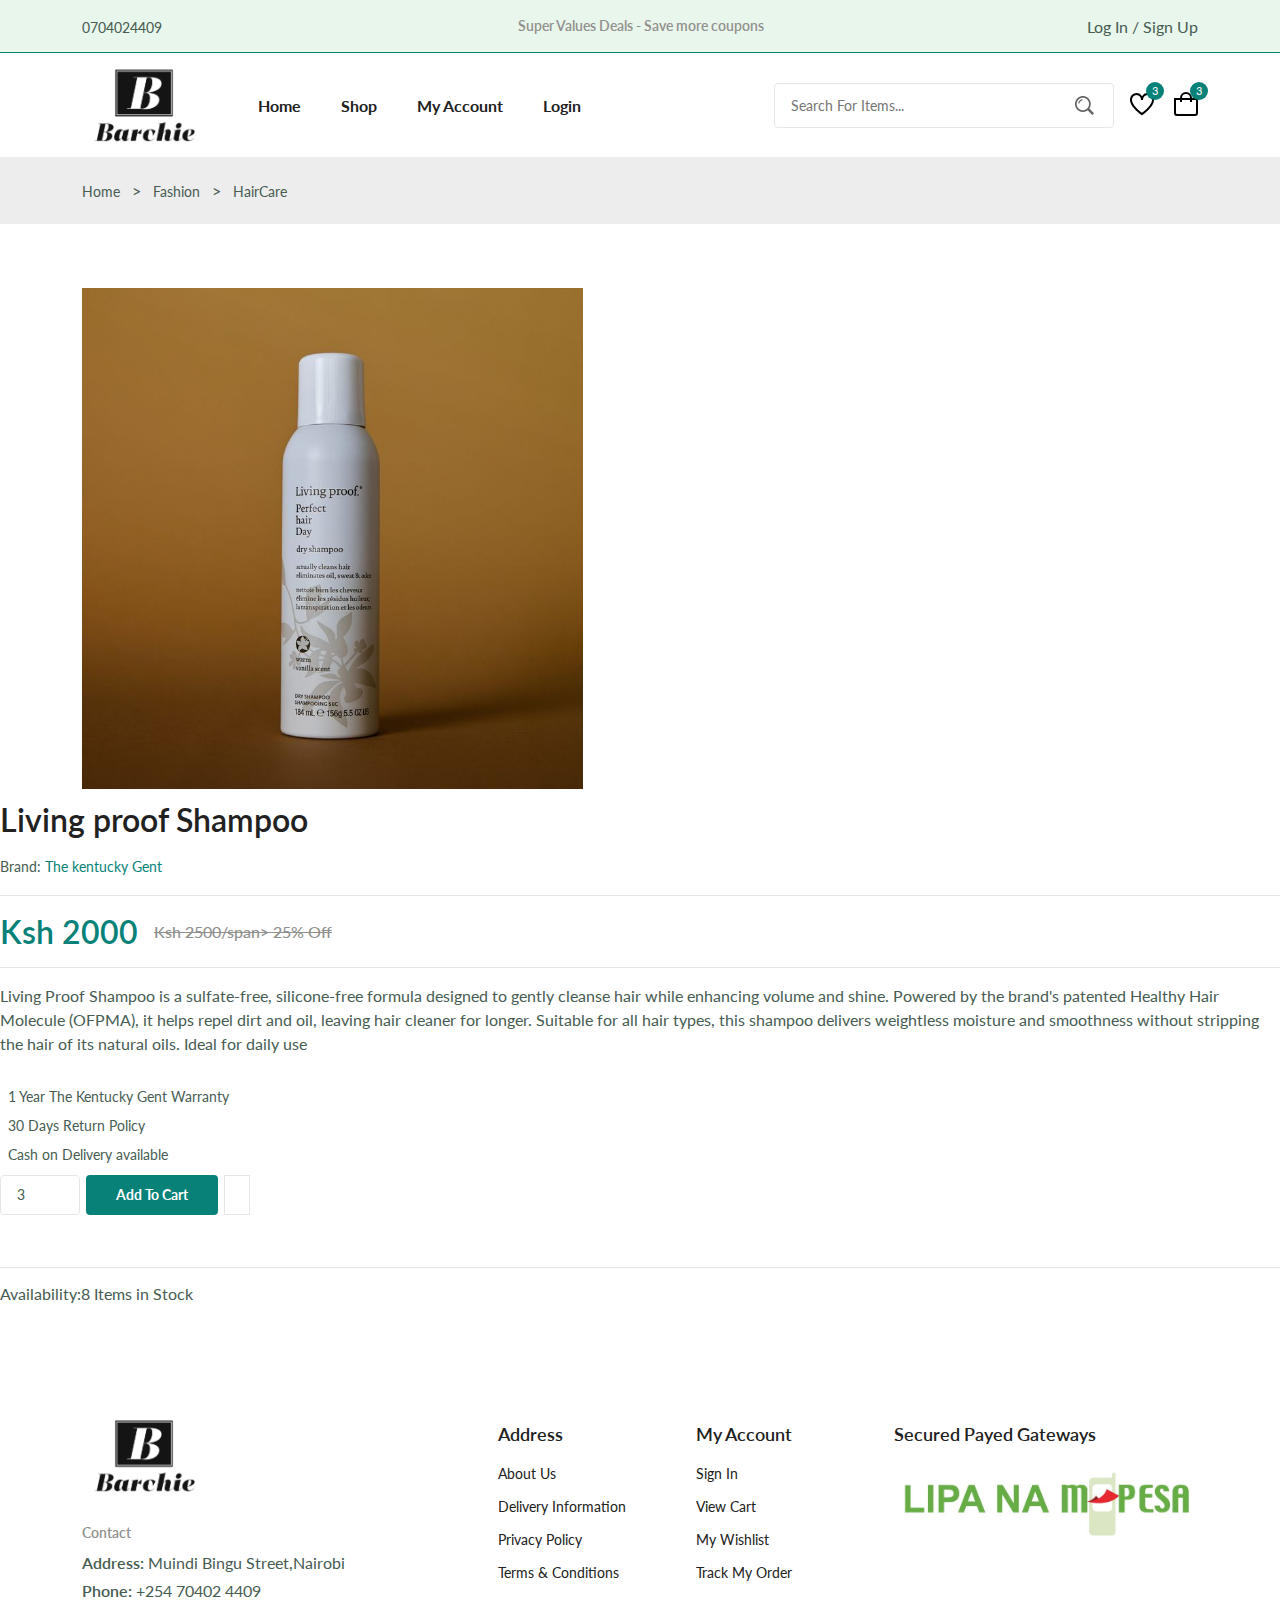
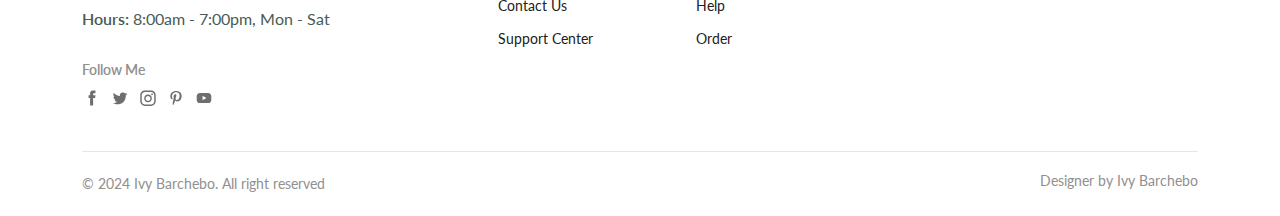
<file: hair.html>
<!DOCTYPE html>
<html lang="en">
  <head>
    <meta charset="UTF-8" />
    <meta name="viewport" content="width=device-width, initial-scale=1.0" />

    <!--=============== FLATICON ===============-->
    <link
      rel="stylesheet"
      href="https://cdn-uicons.flaticon.com/2.0.0/uicons-regular-straight/css/uicons-regular-straight.css"
    />

    <!--=============== SWIPER CSS ===============-->
    <link
      rel="stylesheet"
      href="https://cdn.jsdelivr.net/npm/swiper@11/swiper-bundle.min.css"
    />

    <!--=============== CSS ===============-->
    <link rel="stylesheet" href="./assets/css/styles.css" />

    <title>Details</title>
  </head>
  <body>
    <!--=============== HEADER ===============-->
    <header class="header">
      <div class="header__top">
        <div class="header__container container">
          <div class="header__contact">
            <span>0704024409</span>
            <span></span>
          </div>
          <p class="header__alert-news">
            Super Values Deals - Save more coupons
          </p>
          <a href="login-register.html" class="header__top-action">
            Log In / Sign Up
          </a>
        </div>
      </div>

      <nav class="nav container">
        <a href="index.html" class="nav__logo">
          <img
            class="nav__logo-img"
            src="assets/img/l1.PNG"
            alt="website logo"
          />
        </a>
        <div class="nav__menu" id="nav-menu">
          <ul class="nav__list">
            <li class="nav__item">
              <a href="index.html" class="nav__link">Home</a>
            </li>
            <li class="nav__item">
              <a href="shop.html" class="nav__link">Shop</a>
            </li>
            <li class="nav__item">
              <a href="accounts.html" class="nav__link">My Account</a>
            </li>
           
            <li class="nav__item">
              <a href="login-register.html" class="nav__link">Login</a>
            </li>
          </ul>
          <div class="header__search">
            <input
              type="text"
              placeholder="Search For Items..."
              class="form__input"
            />
            <button class="search__btn">
              <img src="assets/img/search.png" alt="search icon" />
            </button>
          </div>
        </div>
        <div class="header__user-actions">
          <a href="wishlist.html" class="header__action-btn" title="Wishlist">
            <img src="assets/img/icon-heart.svg" alt="" />
            <span class="count">3</span>
          </a>
          <a href="cart.html" class="header__action-btn" title="Cart">
            <img src="assets/img/icon-cart.svg" alt="" />
            <span class="count">3</span>
          </a>
        </div>
      </nav>
    </header>

    <!--=============== MAIN ===============-->
    <main class="main">
      <!--=============== BREADCRUMB ===============-->
      <section class="breadcrumb">
        <ul class="breadcrumb__list flex container">
          <li><a href="index.html" class="breadcrumb__link">Home</a></li>
          <li><span class="breadcrumb__link"></span>></li>
          <li><span class="breadcrumb__link">Fashion</span></li>
          <li><span class="breadcrumb__link"></span>></li>
          <li><span class="breadcrumb__link">HairCare</span></li>
        </ul>
      </section>

      <!--=============== DETAILS ===============-->
      <section class="details section--lg">
        <div class="details__container container grid">
          <div class="details__group">
            <img
              src="./assets/img/h1.jpg"
              alt=""
              class="details__img"
            />
            
            </div>
          </div>
          <div class="details__group">
            <h3 class="details__title">Living proof Shampoo</h3>
            <p class="details__brand">Brand: <span>The kentucky Gent</span></p>
            <div class="details__price flex">
              <span class="new__price">Ksh 2000</span>
              <span class="old__price">Ksh 2500/span>
              <span class="save__price">25% Off</span>
            </div>
            <p class="short__description">
                Living Proof Shampoo is a sulfate-free, silicone-free formula designed to gently cleanse hair while enhancing volume and shine. Powered by the brand's patented Healthy Hair Molecule (OFPMA), it helps repel dirt and oil, leaving hair cleaner for longer. Suitable for all hair types, this shampoo delivers weightless moisture and smoothness without stripping the hair of its natural oils. Ideal for daily use
            </p>
            <ul class="products__list">
              <li class="list__item flex">
                <i class="fi-rs-crown"></i> 1 Year The Kentucky Gent Warranty
              </li>
              <li class="list__item flex">
                <i class="fi-rs-refresh"></i> 30 Days Return Policy
              </li>
              <li class="list__item flex">
                <i class="fi-rs-credit-card"></i> Cash on Delivery available
              </li>
            </ul>
            
            <div class="details__action">
              <input type="number" class="quantity" value="3" />
              <a href="#" class="btn btn--sm">Add To Cart</a>
              <a href="#" class="details__action-btn">
                <i class="fi fi-rs-heart"></i>
              </a>
            </div>
            <ul class="details__meta">
                <span>Availability:</span>8 Items in Stock
              </li>
            </ul>
          </div>
        </div>
      </section>

      
     
       

      <!--=============== NEWSLETTER ===============-->
     

    <!--=============== FOOTER ===============-->
    <footer class="footer container">
      <div class="footer__container grid">
        <div class="footer__content">
          <a href="index.html" class="footer__logo">
            <img src="./assets/img/l1.PNG" alt="" class="footer__logo-img" />
          </a>
          <h4 class="footer__subtitle">Contact</h4>
          <p class="footer__description">
            <span>Address:</span> Muindi Bingu Street,Nairobi
          </p>
          <p class="footer__description">
            <span>Phone:</span> +254 70402 4409
          </p>
          <p class="footer__description">
            <span>Hours:</span> 8:00am - 7:00pm, Mon - Sat
          </p>
          <div class="footer__social">
            <h4 class="footer__subtitle">Follow Me</h4>
            <div class="footer__links flex">
              <a href="#">
                <img
                  src="./assets/img/icon-facebook.svg"
                  alt=""
                  class="footer__social-icon"
                />
              </a>
              <a href="#">
                <img
                  src="./assets/img/icon-twitter.svg"
                  alt=""
                  class="footer__social-icon"
                />
              </a>
              <a href="#">
                <img
                  src="./assets/img/icon-instagram.svg"
                  alt=""
                  class="footer__social-icon"
                />
              </a>
              <a href="#">
                <img
                  src="./assets/img/icon-pinterest.svg"
                  alt=""
                  class="footer__social-icon"
                />
              </a>
              <a href="#">
                <img
                  src="./assets/img/icon-youtube.svg"
                  alt=""
                  class="footer__social-icon"
                />
              </a>
            </div>
          </div>
        </div>
        <div class="footer__content">
          <h3 class="footer__title">Address</h3>
          <ul class="footer__links">
            <li><a href="#" class="footer__link">About Us</a></li>
            <li><a href="#" class="footer__link">Delivery Information</a></li>
            <li><a href="#" class="footer__link">Privacy Policy</a></li>
            <li><a href="#" class="footer__link">Terms & Conditions</a></li>
            <li><a href="#" class="footer__link">Contact Us</a></li>
            <li><a href="#" class="footer__link">Support Center</a></li>
          </ul>
        </div>
        <div class="footer__content">
          <h3 class="footer__title">My Account</h3>
          <ul class="footer__links">
            <li><a href="#" class="footer__link">Sign In</a></li>
            <li><a href="#" class="footer__link">View Cart</a></li>
            <li><a href="#" class="footer__link">My Wishlist</a></li>
            <li><a href="#" class="footer__link">Track My Order</a></li>
            <li><a href="#" class="footer__link">Help</a></li>
            <li><a href="#" class="footer__link">Order</a></li>
          </ul>
        </div>
        <div class="footer__content">
          <h3 class="footer__title">Secured Payed Gateways</h3>
          <img
            src="./assets/img/Lipa-na-M-Pesa.jfif"
            alt=""
            class="payment__img"
          />
        </div>
      </div>
      <div class="footer__bottom">
        <p class="copyright">&copy; 2024 Ivy Barchebo. All right reserved</p>
        <span class="designer">Designer by Ivy Barchebo</span>
      </div>
    </footer>

    <!--=============== SWIPER JS ===============-->
    <script src="https://cdn.jsdelivr.net/npm/swiper@11/swiper-bundle.min.js"></script>

    <!--=============== MAIN JS ===============-->
    <script src="assets/js/main.js"></script>
  </body>
</html>
</file>
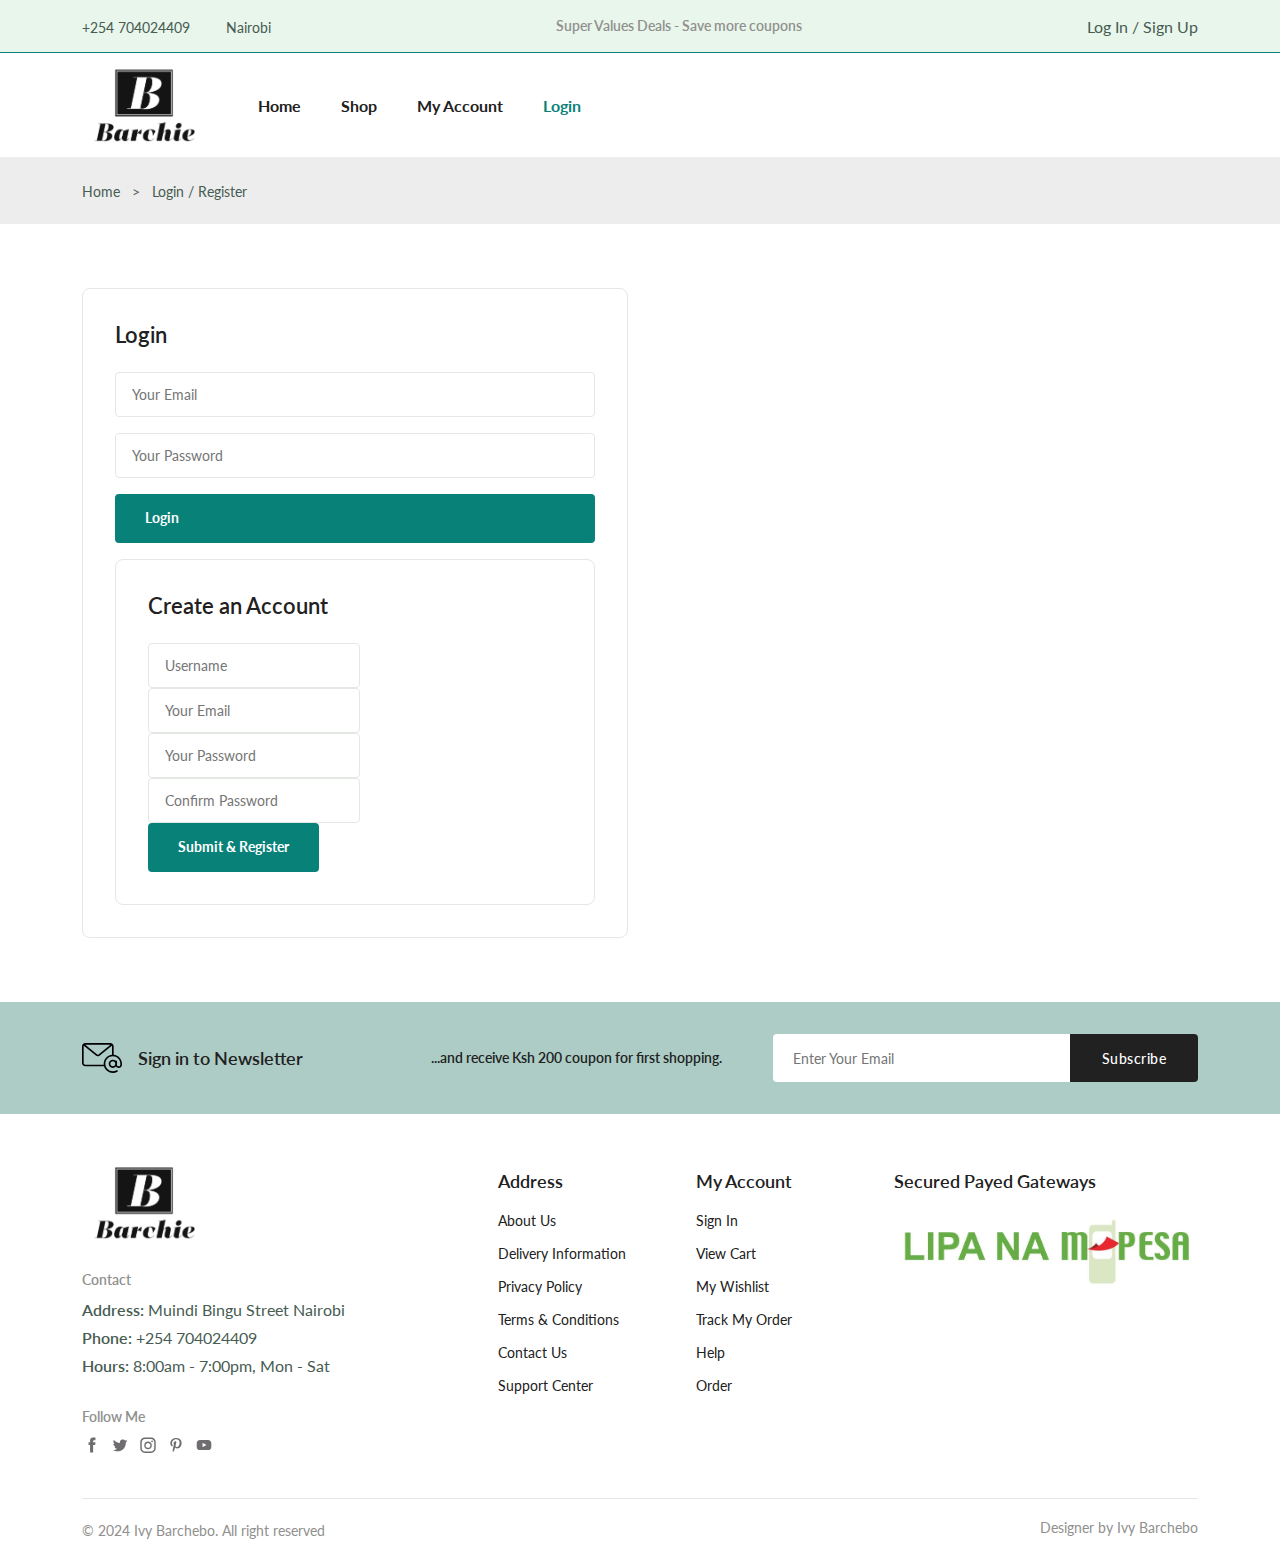
<file: login-register.html>
<!DOCTYPE html>
<html lang="en">
  <head>
    <meta charset="UTF-8" />
    <meta name="viewport" content="width=device-width, initial-scale=1.0" />

    <!--=============== FLATICON ===============-->
    <link
      rel="stylesheet"
      href="https://cdn-uicons.flaticon.com/2.0.0/uicons-regular-straight/css/uicons-regular-straight.css"
    />

    <!--=============== SWIPER CSS ===============-->
    <link
      rel="stylesheet"
      href="https://cdn.jsdelivr.net/npm/swiper@11/swiper-bundle.min.css"
    />

    <!--=============== CSS ===============-->
    <link rel="stylesheet" href="./assets/css/styles.css" />

    <title>Ecommerce Website</title>
  </head>
  <body>
    <!--=============== HEADER ===============-->
    <header class="header">
      <div class="header__top">
        <div class="header__container container">
          <div class="header__contact">
            <span>+254 704024409</span>
            <span>Nairobi</span>
          </div>
          <p class="header__alert-news">
            Super Values Deals - Save more coupons
          </p>
          <a href="login-register.html" class="header__top-action">
            Log In / Sign Up
          </a>
        </div>
      </div>

      <nav class="nav container">
        <a href="index.html" class="nav__logo">
          <img
            class="nav__logo-img"
            src="assets/img/l1.PNG"
            alt="website logo"
          />
        </a>
        <div class="nav__menu" id="nav-menu">
          <ul class="nav__list">
            <li class="nav__item">
              <a href="index.html" class="nav__link">Home</a>
            </li>
            <li class="nav__item">
              <a href="shop.html" class="nav__link">Shop</a>
            </li>
            <li class="nav__item">
              <a href="accounts.html" class="nav__link">My Account</a>
            </li>
            
            <li class="nav__item">
              <a href="login-register.html" class="nav__link active-link"
                >Login</a
              >
            </li>
          </ul>
          
       
      </nav>
    </header>

    <!--=============== MAIN ===============-->
    <main class="main">
      <!--=============== BREADCRUMB ===============-->
      <section class="breadcrumb">
        <ul class="breadcrumb__list flex container">
          <li><a href="index.html" class="breadcrumb__link">Home</a></li>
          <li><span class="breadcrumb__link">></span></li>
          <li><span class="breadcrumb__link">Login / Register</span></li>
        </ul>
      </section>

      <!--=============== LOGIN-REGISTER ===============-->
      <section class="login-register section--lg">
        <div class="login-register__container container grid">
          <div class="login">
            <h3 class="section__title">Login</h3>
            <form class="form grid">
              <input
                type="email"
                placeholder="Your Email"
                class="form__input"
              />
              <input
                type="password"
                placeholder="Your Password"
                class="form__input"
              />
              <a href="index.html" class="btn">Login</a>
          <div class="register">
            <h3 class="section__title">Create an Account</h3>
            <form class="form grid">
              <input
                type="text"
                placeholder="Username"
                class="form__input"
              />
              <input
                type="email"
                placeholder="Your Email"
                class="form__input"
              />
              <input
                type="password"
                placeholder="Your Password"
                class="form__input"
              />
              <input
                type="password"
                placeholder="Confirm Password"
                class="form__input"
              />
              <div class="form__btn">
                <a href="index.html" class="btn">Submit & Register</a>
              </div>
            </form>
          </div>
        </div>
      </section>

      <!--=============== NEWSLETTER ===============-->
      <section class="newsletter section">
        <div class="newsletter__container container grid">
          <h3 class="newsletter__title flex">
            <img
              src="./assets/img/icon-email.svg"
              alt=""
              class="newsletter__icon"
            />
            Sign in to Newsletter
          </h3>
          <p class="newsletter__description">
            ...and receive Ksh 200 coupon for first shopping.
          </p>
          <form action="" class="newsletter__form">
            <input
              type="text"
              placeholder="Enter Your Email"
              class="newsletter__input"
            />
            <button type="submit" class="newsletter__btn">Subscribe</button>
          </form>
        </div>
      </section>
    </main>

    <!--=============== FOOTER ===============-->
    <footer class="footer container">
      <div class="footer__container grid">
        <div class="footer__content">
          <a href="index.html" class="footer__logo">
            <img src="./assets/img/l1.PNG" alt="" class="footer__logo-img" />
          </a>
          <h4 class="footer__subtitle">Contact</h4>
          <p class="footer__description">
            <span>Address:</span> Muindi Bingu Street Nairobi
          </p>
          <p class="footer__description">
            <span>Phone:</span> +254 704024409
          </p>
          <p class="footer__description">
            <span>Hours:</span> 8:00am - 7:00pm, Mon - Sat
          </p>
          <div class="footer__social">
            <h4 class="footer__subtitle">Follow Me</h4>
            <div class="footer__links flex">
              <a href="#">
                <img
                  src="./assets/img/icon-facebook.svg"
                  alt=""
                  class="footer__social-icon"
                />
              </a>
              <a href="#">
                <img
                  src="./assets/img/icon-twitter.svg"
                  alt=""
                  class="footer__social-icon"
                />
              </a>
              <a href="#">
                <img
                  src="./assets/img/icon-instagram.svg"
                  alt=""
                  class="footer__social-icon"
                />
              </a>
              <a href="#">
                <img
                  src="./assets/img/icon-pinterest.svg"
                  alt=""
                  class="footer__social-icon"
                />
              </a>
              <a href="#">
                <img
                  src="./assets/img/icon-youtube.svg"
                  alt=""
                  class="footer__social-icon"
                />
              </a>
            </div>
          </div>
        </div>
        <div class="footer__content">
          <h3 class="footer__title">Address</h3>
          <ul class="footer__links">
            <li><a href="#" class="footer__link">About Us</a></li>
            <li><a href="#" class="footer__link">Delivery Information</a></li>
            <li><a href="#" class="footer__link">Privacy Policy</a></li>
            <li><a href="#" class="footer__link">Terms & Conditions</a></li>
            <li><a href="#" class="footer__link">Contact Us</a></li>
            <li><a href="#" class="footer__link">Support Center</a></li>
          </ul>
        </div>
        <div class="footer__content">
          <h3 class="footer__title">My Account</h3>
          <ul class="footer__links">
            <li><a href="#" class="footer__link">Sign In</a></li>
            <li><a href="#" class="footer__link">View Cart</a></li>
            <li><a href="#" class="footer__link">My Wishlist</a></li>
            <li><a href="#" class="footer__link">Track My Order</a></li>
            <li><a href="#" class="footer__link">Help</a></li>
            <li><a href="#" class="footer__link">Order</a></li>
          </ul>
        </div>
        <div class="footer__content">
          <h3 class="footer__title">Secured Payed Gateways</h3>
          <img
            src="./assets/img/Lipa-na-M-Pesa.jfif"
            alt=""
            class="payment__img"
          />
        </div>
      </div>
      <div class="footer__bottom">
        <p class="copyright">&copy; 2024 Ivy Barchebo. All right reserved</p>
        <span class="designer">Designer by Ivy Barchebo</span>
      </div>
    </footer>

    <!--=============== SWIPER JS ===============-->
    <script src="https://cdn.jsdelivr.net/npm/swiper@11/swiper-bundle.min.js"></script>

    <!--=============== MAIN JS ===============-->
    <script src="assets/js/main.js"></script>
  </body>
</html>
</file>
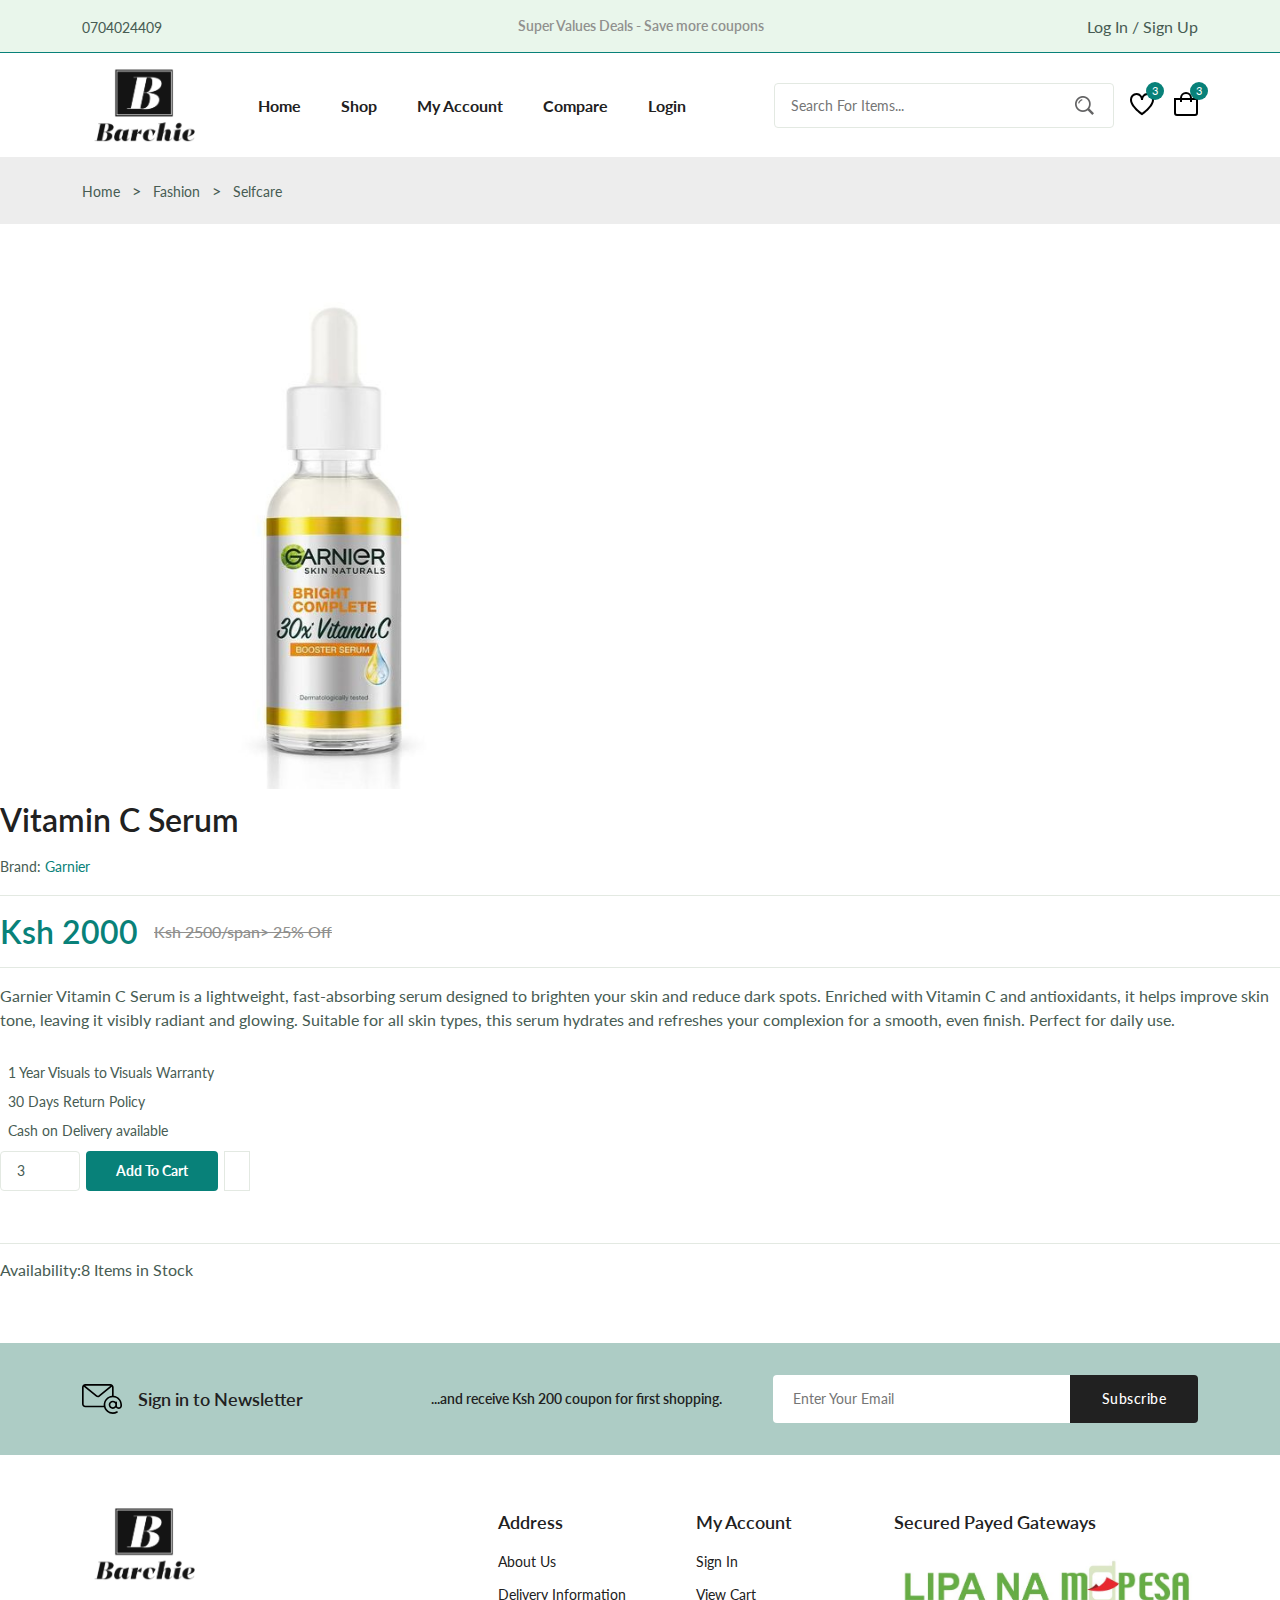
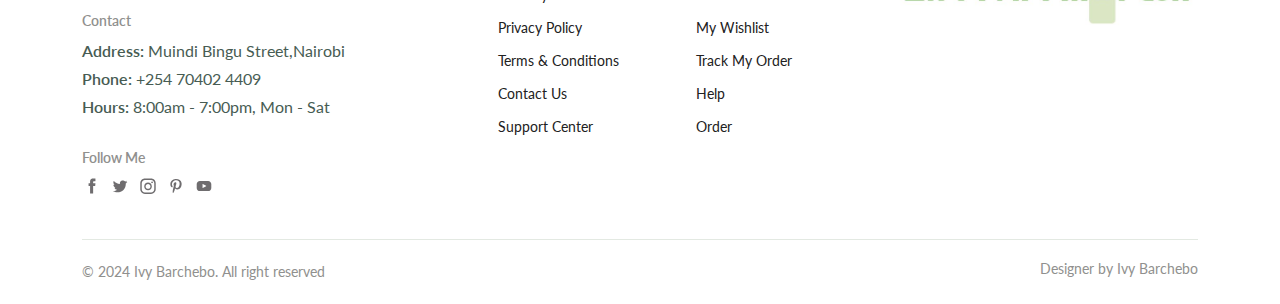
<file: self.html>
<!DOCTYPE html>
<html lang="en">
  <head>
    <meta charset="UTF-8" />
    <meta name="viewport" content="width=device-width, initial-scale=1.0" />

    <!--=============== FLATICON ===============-->
    <link
      rel="stylesheet"
      href="https://cdn-uicons.flaticon.com/2.0.0/uicons-regular-straight/css/uicons-regular-straight.css"
    />

    <!--=============== SWIPER CSS ===============-->
    <link
      rel="stylesheet"
      href="https://cdn.jsdelivr.net/npm/swiper@11/swiper-bundle.min.css"
    />

    <!--=============== CSS ===============-->
    <link rel="stylesheet" href="./assets/css/styles.css" />

    <title>Details</title>
  </head>
  <body>
    <!--=============== HEADER ===============-->
    <header class="header">
      <div class="header__top">
        <div class="header__container container">
          <div class="header__contact">
            <span>0704024409</span>
            <span></span>
          </div>
          <p class="header__alert-news">
            Super Values Deals - Save more coupons
          </p>
          <a href="login-register.html" class="header__top-action">
            Log In / Sign Up
          </a>
        </div>
      </div>

      <nav class="nav container">
        <a href="index.html" class="nav__logo">
          <img
            class="nav__logo-img"
            src="assets/img/l1.PNG"
            alt="website logo"
          />
        </a>
        <div class="nav__menu" id="nav-menu">
          <ul class="nav__list">
            <li class="nav__item">
              <a href="index.html" class="nav__link">Home</a>
            </li>
            <li class="nav__item">
              <a href="shop.html" class="nav__link">Shop</a>
            </li>
            <li class="nav__item">
              <a href="accounts.html" class="nav__link">My Account</a>
            </li>
            <li class="nav__item">
              <a href="compare.html" class="nav__link">Compare</a>
            </li>
            <li class="nav__item">
              <a href="login-register.html" class="nav__link">Login</a>
            </li>
          </ul>
          <div class="header__search">
            <input
              type="text"
              placeholder="Search For Items..."
              class="form__input"
            />
            <button class="search__btn">
              <img src="assets/img/search.png" alt="search icon" />
            </button>
          </div>
        </div>
        <div class="header__user-actions">
          <a href="wishlist.html" class="header__action-btn" title="Wishlist">
            <img src="assets/img/icon-heart.svg" alt="" />
            <span class="count">3</span>
          </a>
          <a href="cart.html" class="header__action-btn" title="Cart">
            <img src="assets/img/icon-cart.svg" alt="" />
            <span class="count">3</span>
          </a>
        </div>
      </nav>
    </header>

    <!--=============== MAIN ===============-->
    <main class="main">
      <!--=============== BREADCRUMB ===============-->
      <section class="breadcrumb">
        <ul class="breadcrumb__list flex container">
          <li><a href="index.html" class="breadcrumb__link">Home</a></li>
          <li><span class="breadcrumb__link"></span>></li>
          <li><span class="breadcrumb__link">Fashion</span></li>
          <li><span class="breadcrumb__link"></span>></li>
          <li><span class="breadcrumb__link">Selfcare</span></li>
        </ul>
      </section>

      <!--=============== DETAILS ===============-->
      <section class="details section--lg">
        <div class="details__container container grid">
          <div class="details__group">
            <img
              src="./assets/img/S2.jpg"
              alt=""
              class="details__img"
            />
            
            </div>
          </div>
          <div class="details__group">
            <h3 class="details__title">Vitamin C Serum</h3>
            <p class="details__brand">Brand: <span>Garnier</span></p>
            <div class="details__price flex">
              <span class="new__price">Ksh 2000</span>
              <span class="old__price">Ksh 2500/span>
              <span class="save__price">25% Off</span>
            </div>
            <p class="short__description">
                Garnier Vitamin C Serum is a lightweight, fast-absorbing serum designed to brighten your skin and reduce dark spots. Enriched with Vitamin C and antioxidants, it helps improve skin tone, leaving it visibly radiant and glowing. Suitable for all skin types, this serum hydrates and refreshes your complexion for a smooth, even finish. Perfect for daily use.
            </p>
            <ul class="products__list">
              <li class="list__item flex">
                <i class="fi-rs-crown"></i> 1 Year Visuals to Visuals Warranty
              </li>
              <li class="list__item flex">
                <i class="fi-rs-refresh"></i> 30 Days Return Policy
              </li>
              <li class="list__item flex">
                <i class="fi-rs-credit-card"></i> Cash on Delivery available
              </li>
            </ul>
            
            <div class="details__action">
              <input type="number" class="quantity" value="3" />
              <a href="#" class="btn btn--sm">Add To Cart</a>
              <a href="#" class="details__action-btn">
                <i class="fi fi-rs-heart"></i>
              </a>
            </div>
            <ul class="details__meta">
                <span>Availability:</span>8 Items in Stock
              </li>
            </ul>
          </div>
        </div>
      </section>

      
     
       

      <!--=============== NEWSLETTER ===============-->
      <section class="newsletter section">
        <div class="newsletter__container container grid">
          <h3 class="newsletter__title flex">
            <img
              src="./assets/img/icon-email.svg"
              alt=""
              class="newsletter__icon"
            />
            Sign in to Newsletter
          </h3>
          <p class="newsletter__description">
            ...and receive Ksh 200 coupon for first shopping.
          </p>
          <form action="" class="newsletter__form">
            <input
              type="text"
              placeholder="Enter Your Email"
              class="newsletter__input"
            />
            <button type="submit" class="newsletter__btn">Subscribe</button>
          </form>
        </div>
      </section>
    </main>

    <!--=============== FOOTER ===============-->
    <footer class="footer container">
      <div class="footer__container grid">
        <div class="footer__content">
          <a href="index.html" class="footer__logo">
            <img src="./assets/img/l1.PNG" alt="" class="footer__logo-img" />
          </a>
          <h4 class="footer__subtitle">Contact</h4>
          <p class="footer__description">
            <span>Address:</span> Muindi Bingu Street,Nairobi
          </p>
          <p class="footer__description">
            <span>Phone:</span> +254 70402 4409
          </p>
          <p class="footer__description">
            <span>Hours:</span> 8:00am - 7:00pm, Mon - Sat
          </p>
          <div class="footer__social">
            <h4 class="footer__subtitle">Follow Me</h4>
            <div class="footer__links flex">
              <a href="#">
                <img
                  src="./assets/img/icon-facebook.svg"
                  alt=""
                  class="footer__social-icon"
                />
              </a>
              <a href="#">
                <img
                  src="./assets/img/icon-twitter.svg"
                  alt=""
                  class="footer__social-icon"
                />
              </a>
              <a href="#">
                <img
                  src="./assets/img/icon-instagram.svg"
                  alt=""
                  class="footer__social-icon"
                />
              </a>
              <a href="#">
                <img
                  src="./assets/img/icon-pinterest.svg"
                  alt=""
                  class="footer__social-icon"
                />
              </a>
              <a href="#">
                <img
                  src="./assets/img/icon-youtube.svg"
                  alt=""
                  class="footer__social-icon"
                />
              </a>
            </div>
          </div>
        </div>
        <div class="footer__content">
          <h3 class="footer__title">Address</h3>
          <ul class="footer__links">
            <li><a href="#" class="footer__link">About Us</a></li>
            <li><a href="#" class="footer__link">Delivery Information</a></li>
            <li><a href="#" class="footer__link">Privacy Policy</a></li>
            <li><a href="#" class="footer__link">Terms & Conditions</a></li>
            <li><a href="#" class="footer__link">Contact Us</a></li>
            <li><a href="#" class="footer__link">Support Center</a></li>
          </ul>
        </div>
        <div class="footer__content">
          <h3 class="footer__title">My Account</h3>
          <ul class="footer__links">
            <li><a href="#" class="footer__link">Sign In</a></li>
            <li><a href="#" class="footer__link">View Cart</a></li>
            <li><a href="#" class="footer__link">My Wishlist</a></li>
            <li><a href="#" class="footer__link">Track My Order</a></li>
            <li><a href="#" class="footer__link">Help</a></li>
            <li><a href="#" class="footer__link">Order</a></li>
          </ul>
        </div>
        <div class="footer__content">
          <h3 class="footer__title">Secured Payed Gateways</h3>
          <img
            src="./assets/img/Lipa-na-M-Pesa.jfif"
            alt=""
            class="payment__img"
          />
        </div>
      </div>
      <div class="footer__bottom">
        <p class="copyright">&copy; 2024 Ivy Barchebo. All right reserved</p>
        <span class="designer">Designer by Ivy Barchebo</span>
      </div>
    </footer>

    <!--=============== SWIPER JS ===============-->
    <script src="https://cdn.jsdelivr.net/npm/swiper@11/swiper-bundle.min.js"></script>

    <!--=============== MAIN JS ===============-->
    <script src="assets/js/main.js"></script>
  </body>
</html>
</file>
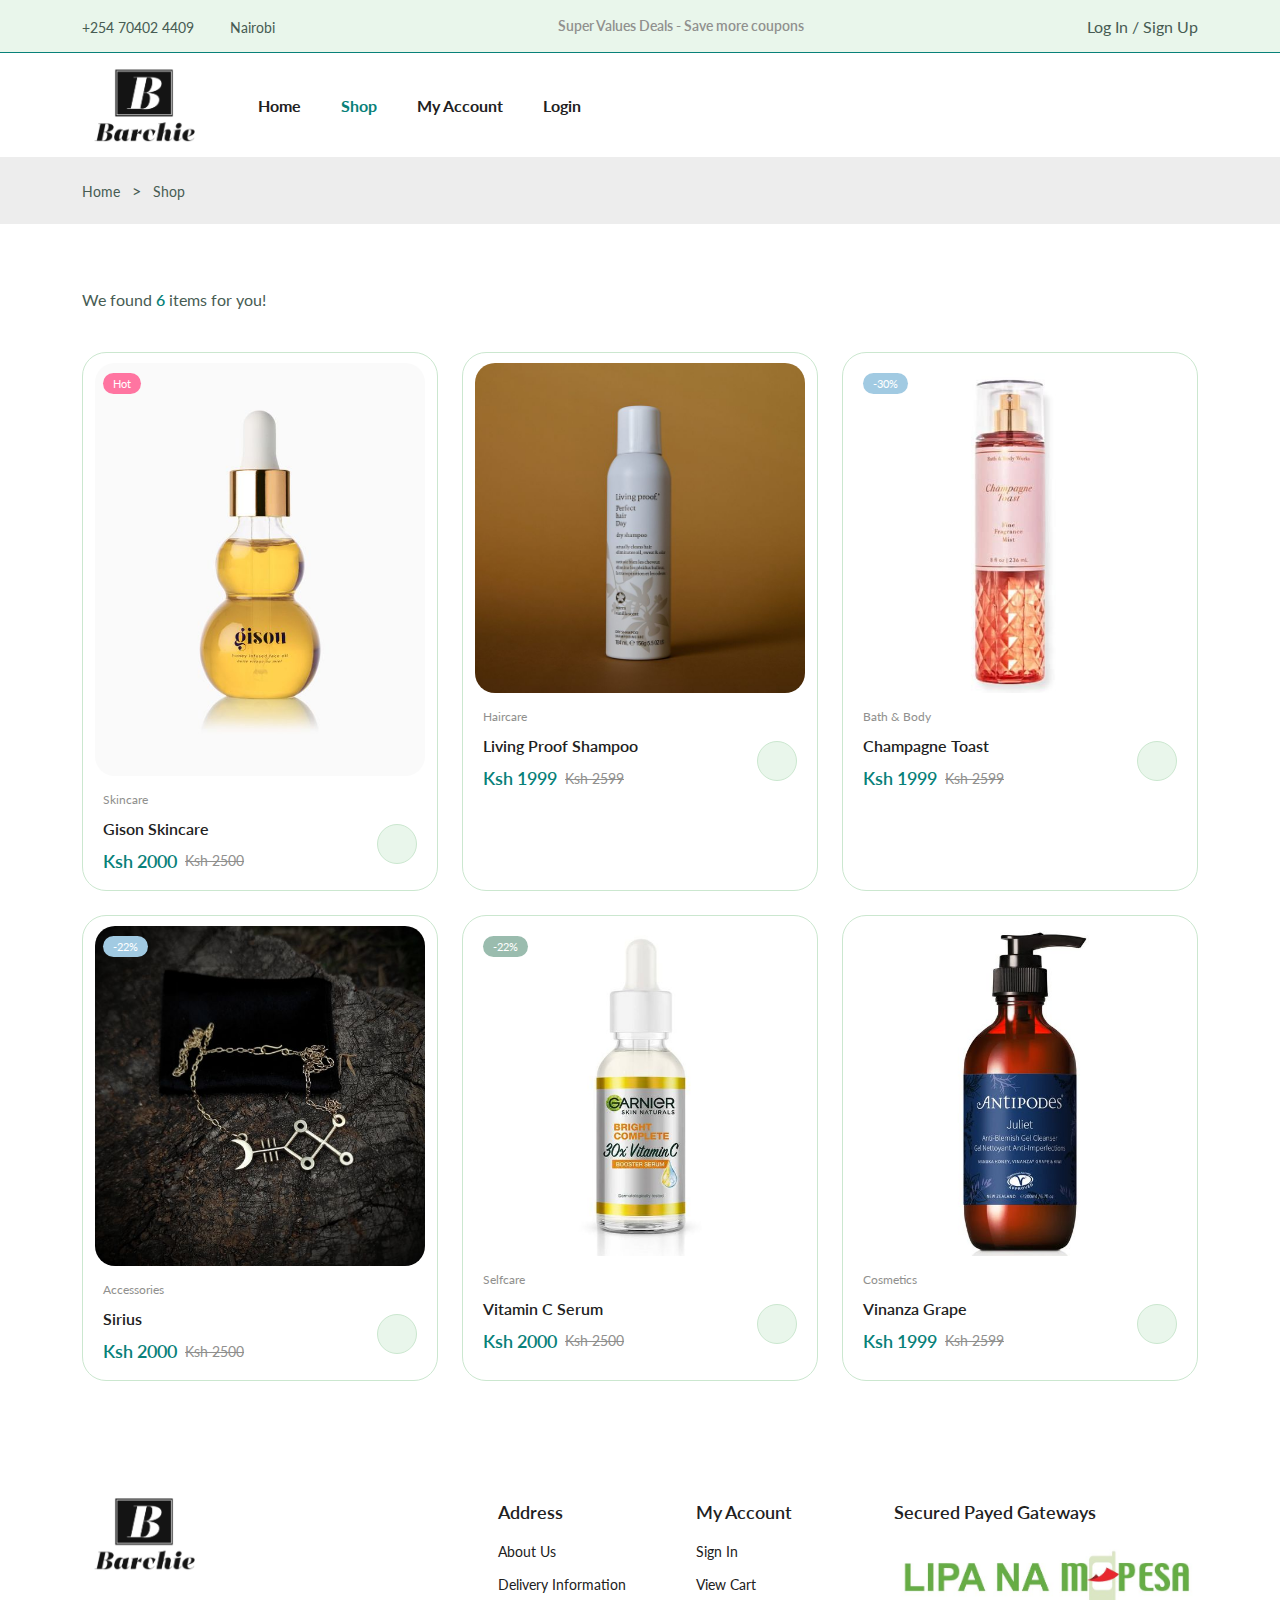
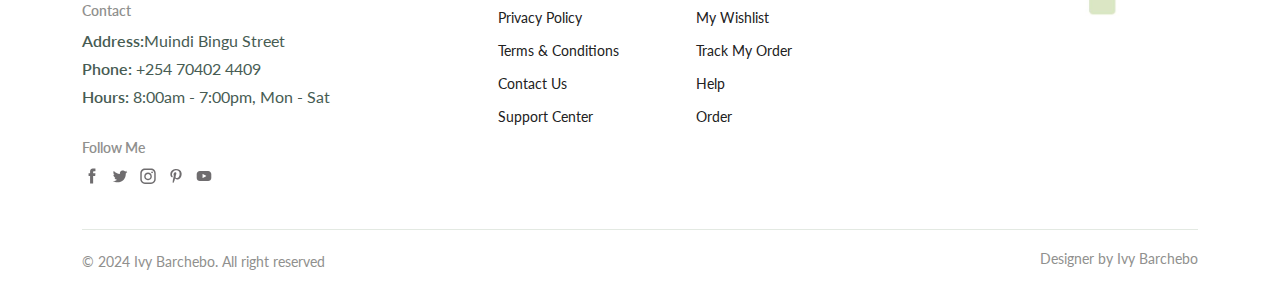
<file: shop.html>
<!DOCTYPE html>
<html lang="en">
  <head>
    <meta charset="UTF-8" />
    <meta name="viewport" content="width=device-width, initial-scale=1.0" />

    <!--=============== FLATICON ===============-->
    <link
      rel="stylesheet"
      href="https://cdn-uicons.flaticon.com/2.0.0/uicons-regular-straight/css/uicons-regular-straight.css"
    />

    <!--=============== SWIPER CSS ===============-->
    <link
      rel="stylesheet"
      href="https://cdn.jsdelivr.net/npm/swiper@11/swiper-bundle.min.css"
    />

    <!--=============== CSS ===============-->
    <link rel="stylesheet" href="./assets/css/styles.css" />

    <title>Ecommerce Website</title>
  </head>
  <body>
    <!--=============== HEADER ===============-->
    <header class="header">
      <div class="header__top">
        <div class="header__container container">
          <div class="header__contact">
            <span>+254 70402 4409</span>
            <span>Nairobi</span>
          </div>
          <p class="header__alert-news">
            Super Values Deals - Save more coupons
          </p>
          <a href="login-register.html" class="header__top-action">
            Log In / Sign Up
          </a>
        </div>
      </div>

      <nav class="nav container">
        <a href="index.html" class="nav__logo">
          <img
            class="nav__logo-img"
            src="assets/img/l1.PNG"
            alt="website logo"
          />
        </a>
        <div class="nav__menu" id="nav-menu">
          <ul class="nav__list">
            <li class="nav__item">
              <a href="index.html" class="nav__link">Home</a>
            </li>
            <li class="nav__item">
              <a href="shop.html" class="nav__link active-link">Shop</a>
            </li>
            <li class="nav__item">
              <a href="accounts.html" class="nav__link">My Account</a>
            </li>
            
            <li class="nav__item">
              <a href="login-register.html" class="nav__link">Login</a>
            </li>
          </ul>
        
        </div>
       
      </nav>
    </header>

    <!--=============== MAIN ===============-->
    <main class="main">
      <!--=============== BREADCRUMB ===============-->
      <section class="breadcrumb">
        <ul class="breadcrumb__list flex container">
          <li><a href="index.html" class="breadcrumb__link">Home</a></li>
          <li><span class="breadcrumb__link"></span>></li>
          <li><span class="breadcrumb__link">Shop</span></li>
        </ul>
      </section>

      <!--=============== PRODUCTS ===============-->
      <section class="products container section--lg">
        <p class="total__products">We found <span>6</span> items for you!</p>
        <div class="products__container grid">
          <div class="product__item">
            <div class="product__banner">
              <a href="skin.html" class="product__images">
                <img
                  src="assets/img/s1.jpg"
                  alt=""
                  class="product__img default"
                />
                <img
                  src="assets/img/s1.jpg"
                  alt=""
                  class="product__img hover"
                />
              </a>
              
              <div class="product__badge light-pink">Hot</div>
            </div>
            <div class="product__content">
              <span class="product__category">Skincare</span>
              <a href="details.html">
                <h3 class="product__title">Gison Skincare</h3>
              </a>
              <div class="product__rating">
                <i class="fi fi-rs-star"></i>
                <i class="fi fi-rs-star"></i>
                <i class="fi fi-rs-star"></i>
                <i class="fi fi-rs-star"></i>
                <i class="fi fi-rs-star"></i>
              </div>
              <div class="product__price flex">
                <span class="new__price">Ksh 2000</span>
                <span class="old__price">Ksh 2500</span>
              </div>
              <a
                href="#"
                class="action__btn cart__btn"
                aria-label="Add To Cart"
              >
                <i class="fi fi-rs-shopping-bag-add"></i>
              </a>
            </div>
          </div>
          
          
          
          
          <div class="product__item">
            <div class="product__banner">
              <a href="hair.html" class="product__images">
                <img
                  src="assets/img/h1.jpg"
                  alt=""
                  class="product__img default"
                />
                <img
                  src="assets/img/h1.jpg"
                  alt=""
                  class="product__img hover"
                />
              </a>
             
            </div>
            <div class="product__content">
              <span class="product__category">Haircare</span>
              <a href="details.html">
                <h3 class="product__title">Living Proof Shampoo</h3>
              </a>
              <div class="product__rating">
                <i class="fi fi-rs-star"></i>
                <i class="fi fi-rs-star"></i>
                <i class="fi fi-rs-star"></i>
                <i class="fi fi-rs-star"></i>
                <i class="fi fi-rs-star"></i>
              </div>
              <div class="product__price flex">
                <span class="new__price">Ksh 1999</span>
                <span class="old__price">Ksh 2599</span>
              </div>
              <a
                href="#"
                class="action__btn cart__btn"
                aria-label="Add To Cart"
              >
                <i class="fi fi-rs-shopping-bag-add"></i>
              </a>
            </div>
          </div>
          <div class="product__item">
            <div class="product__banner">
              <a href="bath.html" class="product__images">
                <img
                  src="assets/img/b1.jpg"
                  alt=""
                  class="product__img default"
                />
                <img
                  src="assets/img/b1.jpg"
                  alt=""
                  class="product__img hover"
                />
              </a>
             
              <div class="product__badge light-blue">-30%</div>
            </div>
            <div class="product__content">
              <span class="product__category">Bath & Body</span>
              <a href="bath.html">
                <h3 class="product__title">Champagne Toast</h3>
              </a>
              <div class="product__rating">
                <i class="fi fi-rs-star"></i>
                <i class="fi fi-rs-star"></i>
                <i class="fi fi-rs-star"></i>
                <i class="fi fi-rs-star"></i>
                <i class="fi fi-rs-star"></i>
              </div>
              <div class="product__price flex">
                <span class="new__price">Ksh 1999</span>
                <span class="old__price">Ksh 2599</span>
              </div>
              <a
                href="#"
                class="action__btn cart__btn"
                aria-label="Add To Cart"
              >
                <i class="fi fi-rs-shopping-bag-add"></i>
              </a>
            </div>
          </div>
          <div class="product__item">
            <div class="product__banner">
              <a href="acc.html" class="product__images">
                <img
                  src="assets/img/a11.jpg"
                  alt=""
                  class="product__img default"
                />
                <img
                  src="assets/img/a11.jpg"
                  alt=""
                  class="product__img hover"
                />
              </a>
              
              <div class="product__badge light-blue">-22%</div>
            </div>
            <div class="product__content">
              <span class="product__category">Accessories</span>
              <a href="details.html">
                <h3 class="product__title">Sirius</h3>
              </a>
              <div class="product__rating">
                <i class="fi fi-rs-star"></i>
                <i class="fi fi-rs-star"></i>
                <i class="fi fi-rs-star"></i>
                <i class="fi fi-rs-star"></i>
                <i class="fi fi-rs-star"></i>
              </div>
              <div class="product__price flex">
                <span class="new__price">Ksh 2000</span>
                <span class="old__price">Ksh 2500</span>
              </div>
              <a
                href="#"
                class="action__btn cart__btn"
                aria-label="Add To Cart"
              >
                <i class="fi fi-rs-shopping-bag-add"></i>
              </a>
            </div>
          </div>
          <div class="product__item">
            <div class="product__banner">
              <a href="self.html" class="product__images">
                <img
                  src="assets/img/S2.jpg"
                  alt=""
                  class="product__img default"
                />
                <img
                  src="assets/img/S2.jpg"
                  alt=""
                  class="product__img hover"
                />
              </a>
              
              <div class="product__badge light-green">-22%</div>
            </div>
            <div class="product__content">
              <span class="product__category">Selfcare</span>
              <a href="self.html">
                <h3 class="product__title">Vitamin C Serum</h3>
              </a>
              <div class="product__rating">
                <i class="fi fi-rs-star"></i>
                <i class="fi fi-rs-star"></i>
                <i class="fi fi-rs-star"></i>
                <i class="fi fi-rs-star"></i>
                <i class="fi fi-rs-star"></i>
              </div>
              <div class="product__price flex">
                <span class="new__price">Ksh 2000</span>
                <span class="old__price">Ksh 2500</span>
              </div>
              <a
                href="#"
                class="action__btn cart__btn"
                aria-label="Add To Cart"
              >
                <i class="fi fi-rs-shopping-bag-add"></i>
              </a>
            </div>
          </div>
          <div class="product__item">
            <div class="product__banner">
              <a href="cosmo.html" class="product__images">
                <img
                  src="assets/img/v1.jpg"
                  alt=""
                  class="product__img default"
                />
                <img
                  src="assets/img/v1.jpg"
                  alt=""
                  class="product__img hover"
                />
              </a>
            
            </div>
            <div class="product__content">
              <span class="product__category">Cosmetics</span>
              <a href="details.html">
                <h3 class="product__title">Vinanza Grape</h3>
              </a>
              <div class="product__rating">
                <i class="fi fi-rs-star"></i>
                <i class="fi fi-rs-star"></i>
                <i class="fi fi-rs-star"></i>
                <i class="fi fi-rs-star"></i>
                <i class="fi fi-rs-star"></i>
              </div>
              <div class="product__price flex">
                <span class="new__price">Ksh 1999</span>
                <span class="old__price">Ksh 2599</span>
              </div>
              <a
                href="#"
                class="action__btn cart__btn"
                aria-label="Add To Cart"
              >
                <i class="fi fi-rs-shopping-bag-add"></i>
              </a>
            </div>
          </div>
        </div>
       
      </section>

      

    <!--=============== FOOTER ===============-->
    <footer class="footer container">
      <div class="footer__container grid">
        <div class="footer__content">
          <a href="index.html" class="footer__logo">
            <img src="./assets/img/l1.PNG" alt="" class="footer__logo-img" />
          </a>
          <h4 class="footer__subtitle">Contact</h4>
          <p class="footer__description">
            <span>Address:</span>Muindi Bingu Street
          </p>
          <p class="footer__description">
            <span>Phone:</span> +254 70402 4409
          </p>
          <p class="footer__description">
            <span>Hours:</span> 8:00am - 7:00pm, Mon - Sat
          </p>
          <div class="footer__social">
            <h4 class="footer__subtitle">Follow Me</h4>
            <div class="footer__links flex">
              <a href="#">
                <img
                  src="./assets/img/icon-facebook.svg"
                  alt=""
                  class="footer__social-icon"
                />
              </a>
              <a href="#">
                <img
                  src="./assets/img/icon-twitter.svg"
                  alt=""
                  class="footer__social-icon"
                />
              </a>
              <a href="#">
                <img
                  src="./assets/img/icon-instagram.svg"
                  alt=""
                  class="footer__social-icon"
                />
              </a>
              <a href="#">
                <img
                  src="./assets/img/icon-pinterest.svg"
                  alt=""
                  class="footer__social-icon"
                />
              </a>
              <a href="#">
                <img
                  src="./assets/img/icon-youtube.svg"
                  alt=""
                  class="footer__social-icon"
                />
              </a>
            </div>
          </div>
        </div>
        <div class="footer__content">
          <h3 class="footer__title">Address</h3>
          <ul class="footer__links">
            <li><a href="#" class="footer__link">About Us</a></li>
            <li><a href="#" class="footer__link">Delivery Information</a></li>
            <li><a href="#" class="footer__link">Privacy Policy</a></li>
            <li><a href="#" class="footer__link">Terms & Conditions</a></li>
            <li><a href="#" class="footer__link">Contact Us</a></li>
            <li><a href="#" class="footer__link">Support Center</a></li>
          </ul>
        </div>
        <div class="footer__content">
          <h3 class="footer__title">My Account</h3>
          <ul class="footer__links">
            <li><a href="#" class="footer__link">Sign In</a></li>
            <li><a href="#" class="footer__link">View Cart</a></li>
            <li><a href="#" class="footer__link">My Wishlist</a></li>
            <li><a href="#" class="footer__link">Track My Order</a></li>
            <li><a href="#" class="footer__link">Help</a></li>
            <li><a href="#" class="footer__link">Order</a></li>
          </ul>
        </div>
        <div class="footer__content">
          <h3 class="footer__title">Secured Payed Gateways</h3>
          <img
            src="./assets/img/Lipa-na-M-Pesa.jfif"
            alt=""
            class="payment__img"
          />
        </div>
      </div>
      <div class="footer__bottom">
        <p class="copyright">&copy; 2024 Ivy Barchebo. All right reserved</p>
        <span class="designer">Designer by Ivy Barchebo</span>
      </div>
    </footer>

    <!--=============== SWIPER JS ===============-->
    <script src="https://cdn.jsdelivr.net/npm/swiper@11/swiper-bundle.min.js"></script>

    <!--=============== MAIN JS ===============-->
    <script src="assets/js/main.js"></script>
  </body>
</html>
</file>
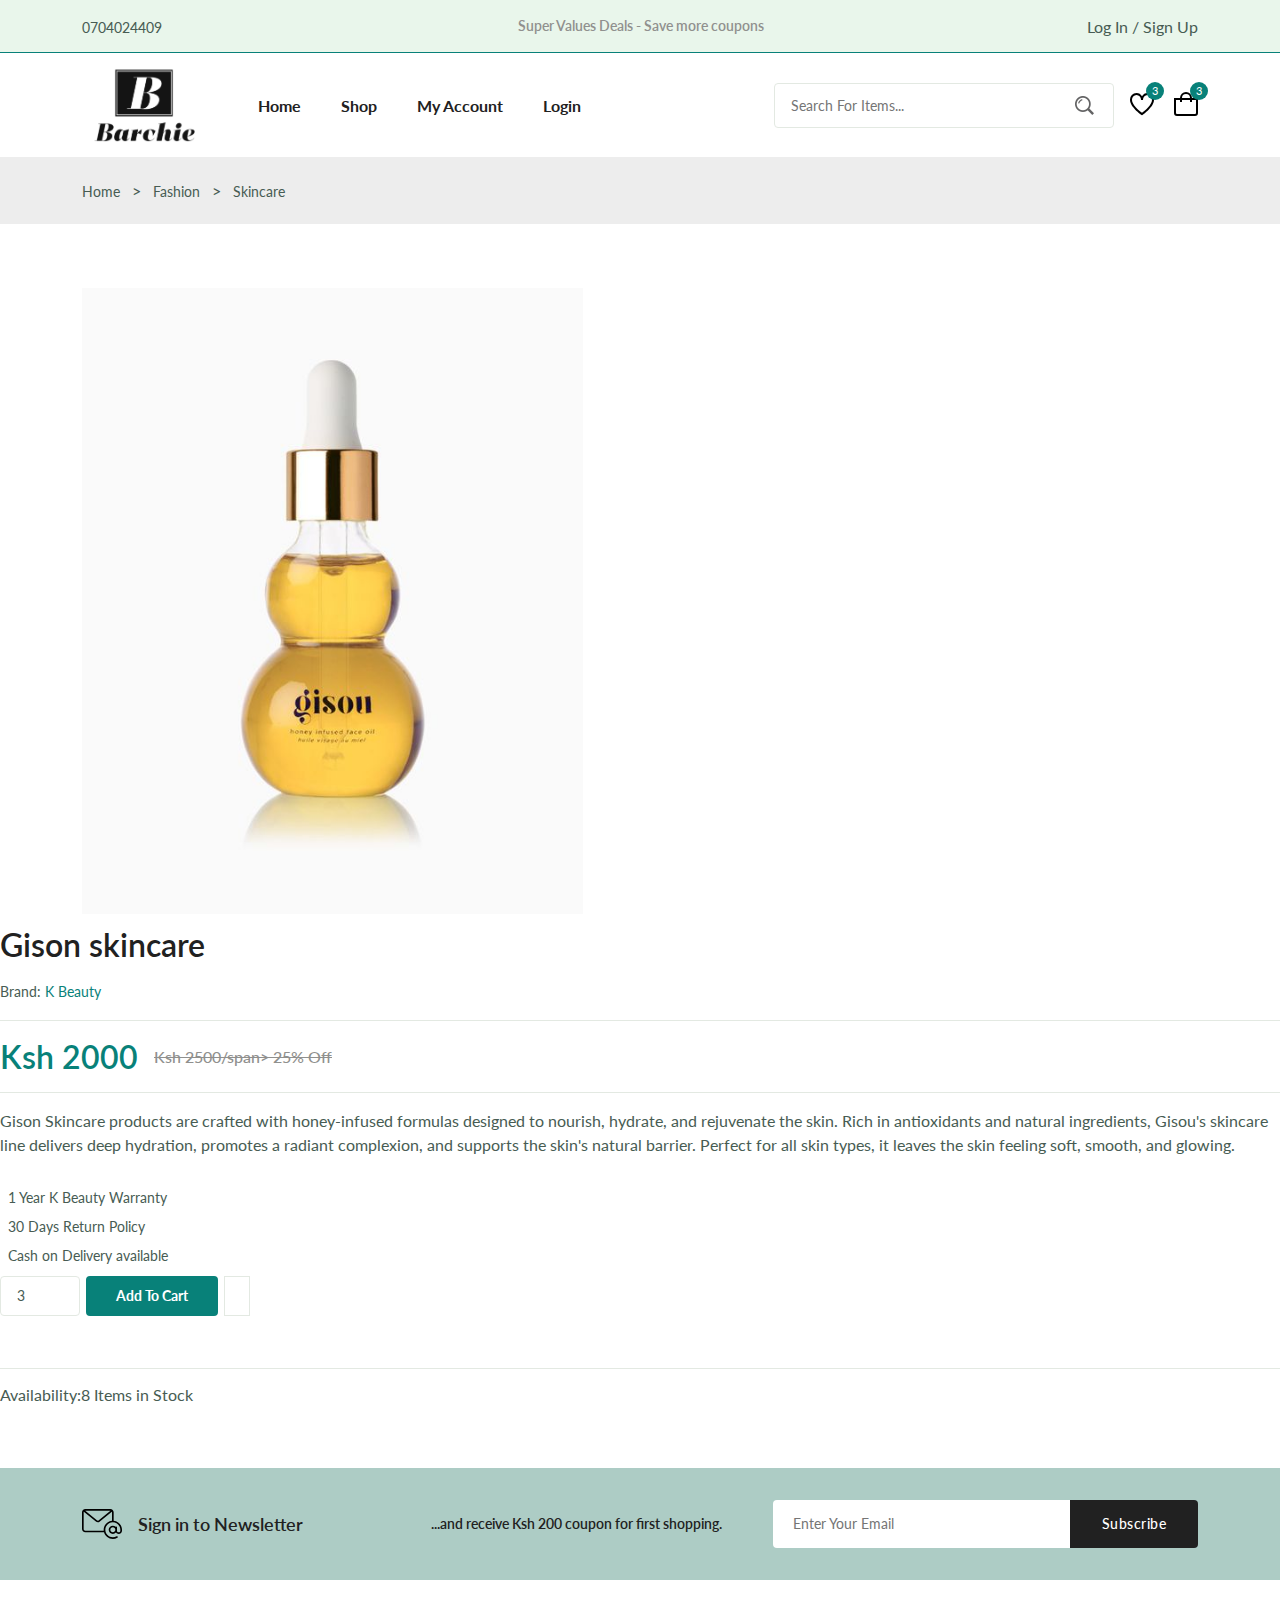
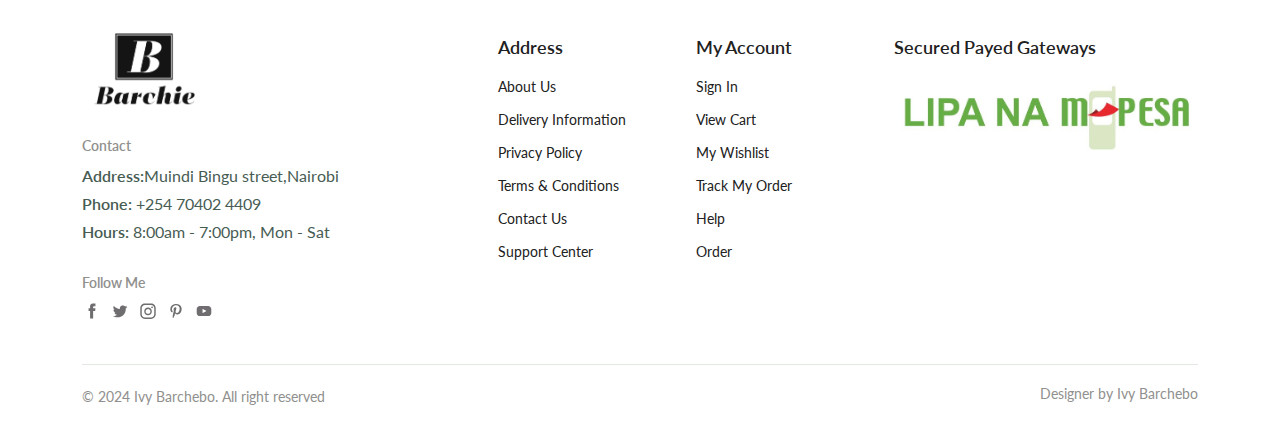
<file: skin.html>
<!DOCTYPE html>
<html lang="en">
  <head>
    <meta charset="UTF-8" />
    <meta name="viewport" content="width=device-width, initial-scale=1.0" />

    <!--=============== FLATICON ===============-->
    <link
      rel="stylesheet"
      href="https://cdn-uicons.flaticon.com/2.0.0/uicons-regular-straight/css/uicons-regular-straight.css"
    />

    <!--=============== SWIPER CSS ===============-->
    <link
      rel="stylesheet"
      href="https://cdn.jsdelivr.net/npm/swiper@11/swiper-bundle.min.css"
    />

    <!--=============== CSS ===============-->
    <link rel="stylesheet" href="./assets/css/styles.css" />

    <title>Details</title>
  </head>
  <body>
    <!--=============== HEADER ===============-->
    <header class="header">
      <div class="header__top">
        <div class="header__container container">
          <div class="header__contact">
            <span>0704024409</span>
            <span></span>
          </div>
          <p class="header__alert-news">
            Super Values Deals - Save more coupons
          </p>
          <a href="login-register.html" class="header__top-action">
            Log In / Sign Up
          </a>
        </div>
      </div>

      <nav class="nav container">
        <a href="index.html" class="nav__logo">
          <img
            class="nav__logo-img"
            src="assets/img/l1.PNG"
            alt="website logo"
          />
        </a>
        <div class="nav__menu" id="nav-menu">
          <ul class="nav__list">
            <li class="nav__item">
              <a href="index.html" class="nav__link">Home</a>
            </li>
            <li class="nav__item">
              <a href="shop.html" class="nav__link">Shop</a>
            </li>
            <li class="nav__item">
              <a href="accounts.html" class="nav__link">My Account</a>
            </li>
           
            <li class="nav__item">
              <a href="login-register.html" class="nav__link">Login</a>
            </li>
          </ul>
          <div class="header__search">
            <input
              type="text"
              placeholder="Search For Items..."
              class="form__input"
            />
            <button class="search__btn">
              <img src="assets/img/search.png" alt="search icon" />
            </button>
          </div>
        </div>
        <div class="header__user-actions">
          <a href="wishlist.html" class="header__action-btn" title="Wishlist">
            <img src="assets/img/icon-heart.svg" alt="" />
            <span class="count">3</span>
          </a>
          <a href="cart.html" class="header__action-btn" title="Cart">
            <img src="assets/img/icon-cart.svg" alt="" />
            <span class="count">3</span>
          </a>
        </div>
      </nav>
    </header>

    <!--=============== MAIN ===============-->
    <main class="main">
      <!--=============== BREADCRUMB ===============-->
      <section class="breadcrumb">
        <ul class="breadcrumb__list flex container">
          <li><a href="index.html" class="breadcrumb__link">Home</a></li>
          <li><span class="breadcrumb__link"></span>></li>
          <li><span class="breadcrumb__link">Fashion</span></li>
          <li><span class="breadcrumb__link"></span>></li>
          <li><span class="breadcrumb__link">Skincare</span></li>
        </ul>
      </section>

      <!--=============== DETAILS ===============-->
      <section class="details section--lg">
        <div class="details__container container grid">
          <div class="details__group">
            <img
              src="./assets/img/s1.jpg"
              alt=""
              class="details__img"
            />
            
            </div>
          </div>
          <div class="details__group">
            <h3 class="details__title">Gison skincare</h3>
            <p class="details__brand">Brand: <span>K Beauty</span></p>
            <div class="details__price flex">
              <span class="new__price">Ksh 2000</span>
              <span class="old__price">Ksh 2500/span>
              <span class="save__price">25% Off</span>
            </div>
            <p class="short__description">
                Gison Skincare products are crafted with honey-infused formulas designed to nourish, hydrate, and rejuvenate the skin. Rich in antioxidants and natural ingredients, Gisou's skincare line delivers deep hydration, promotes a radiant complexion, and supports the skin's natural barrier. Perfect for all skin types, it leaves the skin feeling soft, smooth, and glowing.
            </p>
            <ul class="products__list">
              <li class="list__item flex">
                <i class="fi-rs-crown"></i> 1 Year K Beauty Warranty
              </li>
              <li class="list__item flex">
                <i class="fi-rs-refresh"></i> 30 Days Return Policy
              </li>
              <li class="list__item flex">
                <i class="fi-rs-credit-card"></i> Cash on Delivery available
              </li>
            </ul>
            
            <div class="details__action">
              <input type="number" class="quantity" value="3" />
              <a href="#" class="btn btn--sm">Add To Cart</a>
              <a href="#" class="details__action-btn">
                <i class="fi fi-rs-heart"></i>
              </a>
            </div>
            <ul class="details__meta">
                <span>Availability:</span>8 Items in Stock
              </li>
            </ul>
          </div>
        </div>
      </section>

      
     
       

      <!--=============== NEWSLETTER ===============-->
      <section class="newsletter section">
        <div class="newsletter__container container grid">
          <h3 class="newsletter__title flex">
            <img
              src="./assets/img/icon-email.svg"
              alt=""
              class="newsletter__icon"
            />
            Sign in to Newsletter
          </h3>
          <p class="newsletter__description">
            ...and receive Ksh 200 coupon for first shopping.
          </p>
          <form action="" class="newsletter__form">
            <input
              type="text"
              placeholder="Enter Your Email"
              class="newsletter__input"
            />
            <button type="submit" class="newsletter__btn">Subscribe</button>
          </form>
        </div>
      </section>
    </main>

    <!--=============== FOOTER ===============-->
    <footer class="footer container">
      <div class="footer__container grid">
        <div class="footer__content">
          <a href="index.html" class="footer__logo">
            <img src="./assets/img/l1.PNG" alt="" class="footer__logo-img" />
          </a>
          <h4 class="footer__subtitle">Contact</h4>
          <p class="footer__description">
            <span>Address:</span>Muindi Bingu street,Nairobi
          </p>
          <p class="footer__description">
            <span>Phone:</span> +254 70402 4409
          </p>
          <p class="footer__description">
            <span>Hours:</span> 8:00am - 7:00pm, Mon - Sat
          </p>
          <div class="footer__social">
            <h4 class="footer__subtitle">Follow Me</h4>
            <div class="footer__links flex">
              <a href="#">
                <img
                  src="./assets/img/icon-facebook.svg"
                  alt=""
                  class="footer__social-icon"
                />
              </a>
              <a href="#">
                <img
                  src="./assets/img/icon-twitter.svg"
                  alt=""
                  class="footer__social-icon"
                />
              </a>
              <a href="#">
                <img
                  src="./assets/img/icon-instagram.svg"
                  alt=""
                  class="footer__social-icon"
                />
              </a>
              <a href="#">
                <img
                  src="./assets/img/icon-pinterest.svg"
                  alt=""
                  class="footer__social-icon"
                />
              </a>
              <a href="#">
                <img
                  src="./assets/img/icon-youtube.svg"
                  alt=""
                  class="footer__social-icon"
                />
              </a>
            </div>
          </div>
        </div>
        <div class="footer__content">
          <h3 class="footer__title">Address</h3>
          <ul class="footer__links">
            <li><a href="#" class="footer__link">About Us</a></li>
            <li><a href="#" class="footer__link">Delivery Information</a></li>
            <li><a href="#" class="footer__link">Privacy Policy</a></li>
            <li><a href="#" class="footer__link">Terms & Conditions</a></li>
            <li><a href="#" class="footer__link">Contact Us</a></li>
            <li><a href="#" class="footer__link">Support Center</a></li>
          </ul>
        </div>
        <div class="footer__content">
          <h3 class="footer__title">My Account</h3>
          <ul class="footer__links">
            <li><a href="#" class="footer__link">Sign In</a></li>
            <li><a href="#" class="footer__link">View Cart</a></li>
            <li><a href="#" class="footer__link">My Wishlist</a></li>
            <li><a href="#" class="footer__link">Track My Order</a></li>
            <li><a href="#" class="footer__link">Help</a></li>
            <li><a href="#" class="footer__link">Order</a></li>
          </ul>
        </div>
        <div class="footer__content">
          <h3 class="footer__title">Secured Payed Gateways</h3>
          <img
            src="./assets/img/Lipa-na-M-Pesa.jfif"
            alt=""
            class="payment__img"
          />
        </div>
      </div>
      <div class="footer__bottom">
        <p class="copyright">&copy; 2024 Ivy Barchebo. All right reserved</p>
        <span class="designer">Designer by Ivy Barchebo</span>
      </div>
    </footer>

    <!--=============== SWIPER JS ===============-->
    <script src="https://cdn.jsdelivr.net/npm/swiper@11/swiper-bundle.min.js"></script>

    <!--=============== MAIN JS ===============-->
    <script src="assets/js/main.js"></script>
  </body>
</html>
</file>
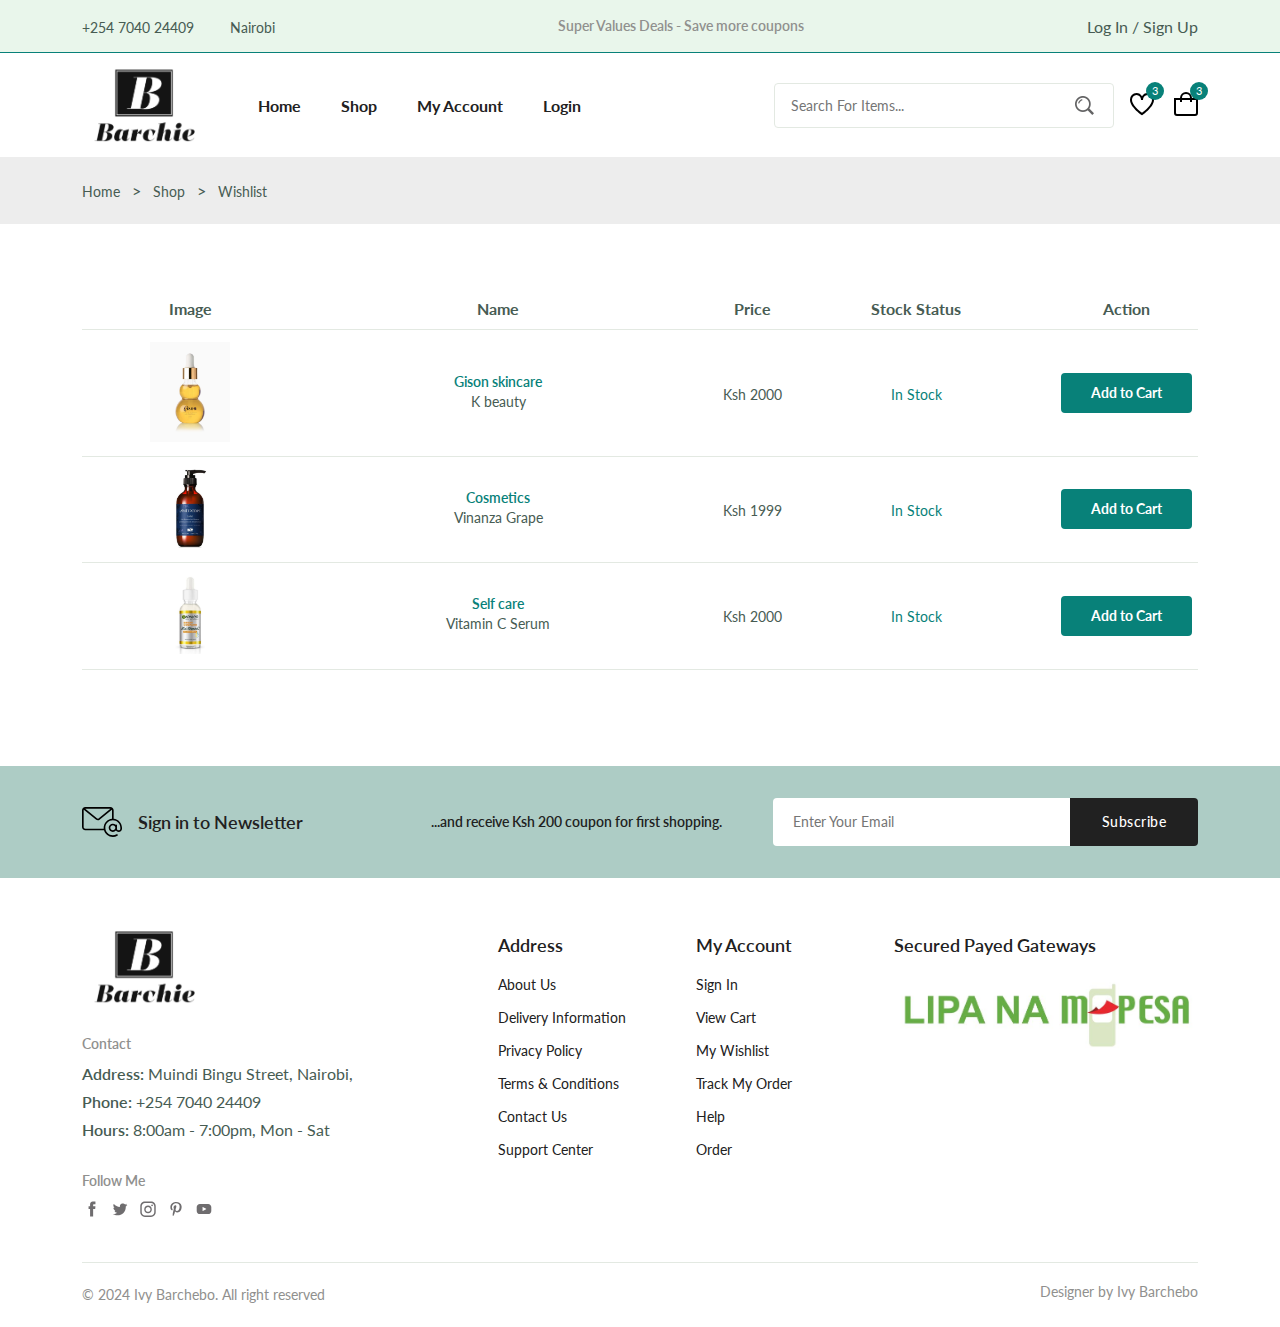
<file: wishlist.html>
<!DOCTYPE html>
<html lang="en">
  <head>
    <meta charset="UTF-8" />
    <meta name="viewport" content="width=device-width, initial-scale=1.0" />

    <!--=============== FLATICON ===============-->
    <link
      rel="stylesheet"
      href="https://cdn-uicons.flaticon.com/2.0.0/uicons-regular-straight/css/uicons-regular-straight.css"
    />

    <!--=============== SWIPER CSS ===============-->
    <link
      rel="stylesheet"
      href="https://cdn.jsdelivr.net/npm/swiper@11/swiper-bundle.min.css"
    />

    <!--=============== CSS ===============-->
    <link rel="stylesheet" href="./assets/css/styles.css" />

    <title>Wishlist</title>
  </head>
  <body>
    <!--=============== HEADER ===============-->
    <header class="header">
      <div class="header__top">
        <div class="header__container container">
          <div class="header__contact">
            <span>+254 7040 24409</span>
            <span>Nairobi</span>
          </div>
          <p class="header__alert-news">
            Super Values Deals - Save more coupons
          </p>
          <a href="login-register.html" class="header__top-action">
            Log In / Sign Up
          </a>
        </div>
      </div>

      <nav class="nav container">
        <a href="index.html" class="nav__logo">
          <img
            class="nav__logo-img"
            src="assets/img/l1.PNG"
            alt="website logo"
          />
        </a>
        <div class="nav__menu" id="nav-menu">
          <ul class="nav__list">
            <li class="nav__item">
              <a href="index.html" class="nav__link">Home</a>
            </li>
            <li class="nav__item">
              <a href="shop.html" class="nav__link">Shop</a>
            </li>
            <li class="nav__item">
              <a href="accounts.html" class="nav__link">My Account</a>
            </li>
            
            <li class="nav__item">
              <a href="login-register.html" class="nav__link">Login</a>
            </li>
          </ul>
          <div class="header__search">
            <input
              type="text"
              placeholder="Search For Items..."
              class="form__input"
            />
            <button class="search__btn">
              <img src="assets/img/search.png" alt="search icon" />
            </button>
          </div>
        </div>
        <div class="header__user-actions">
          <a href="wishlist.html" class="header__action-btn" title="Wishlist">
            <img src="assets/img/icon-heart.svg" alt="" />
            <span class="count">3</span>
          </a>
          <a href="cart.html" class="header__action-btn" title="Cart">
            <img src="assets/img/icon-cart.svg" alt="" />
            <span class="count">3</span>
          </a>
        </div>
      </nav>
    </header>

    <!--=============== MAIN ===============-->
    <main class="main">
      <!--=============== BREADCRUMB ===============-->
      <section class="breadcrumb">
        <ul class="breadcrumb__list flex container">
          <li><a href="index.html" class="breadcrumb__link">Home</a></li>
          <li><span class="breadcrumb__link"></span>></li>
          <li><span class="breadcrumb__link">Shop</span></li>
          <li><span class="breadcrumb__link"></span>></li>
          <li><span class="breadcrumb__link">Wishlist</span></li>
        </ul>
      </section>

      <!--=============== WISHLIST ===============-->
      <section class="wishlist section--lg container">
        <div class="table__container">
          <table class="table">
            <thead>
              <tr>
                <th>Image</th>
                <th>Name</th>
                <th>Price</th>
                <th>Stock Status</th>
                <th>Action</th>
                <th>Rename</th>
              </tr>
            </thead>
            <tbody>
              <tr>
                <td>
                  <img
                    src="./assets//img/s1.jpg"
                    alt=""
                    class="table__img"
                  />
                </td>
                <td>
                  <h3 class="table__title">
                    Gison skincare
                  </h3>
                  <p class="table__description">
                    K beauty
                  </p>
                </td>
                <td>
                  <span class="table__price">Ksh 2000</span>
                </td>
                <td><span class="table__stock">In Stock</span></td>
                <td><a href="#" class="btn btn--sm">Add to Cart</a></td>
                <td><i class="fi fi-rs-trash table__trash"></i></td>
              </tr>
              <tr>
                <td>
                  <img
                    src="./assets//img/v1.jpg"
                    alt=""
                    class="table__img"
                  />
                </td>
                <td>
                  <h3 class="table__title">Cosmetics</h3>
                  <p class="table__description">
                    Vinanza Grape
                  </p>
                </td>
                <td>
                  <span class="table__price">Ksh 1999</span>
                </td>
                <td><span class="table__stock">In Stock</span></td>
                <td><a href="#" class="btn btn--sm">Add to Cart</a></td>
                <td><i class="fi fi-rs-trash table__trash"></i></td>

              </tr>
              <tr>
                <td>
                  <img
                    src="./assets//img/S2.jpg"
                    alt=""
                    class="table__img"
                  />
                </td>
                <td>
                  <h3 class="table__title">
                    Self care
                  </h3>
                  <p class="table__description">
                    Vitamin C Serum
                  </p>
                </td>
                <td>
                  <span class="table__price">Ksh 2000</span>
                </td>
                <td><span class="table__stock">In Stock</span></td>
                <td><a href="#" class="btn btn--sm">Add to Cart</a></td>
                <td><i class="fi fi-rs-trash table__trash"></i></td>
              </tr>
            </tbody>
          </table>
        </div>
      </section>

      <!--=============== NEWSLETTER ===============-->
      <section class="newsletter section">
        <div class="newsletter__container container grid">
          <h3 class="newsletter__title flex">
            <img
              src="./assets/img/icon-email.svg"
              alt=""
              class="newsletter__icon"
            />
            Sign in to Newsletter
          </h3>
          <p class="newsletter__description">
            ...and receive Ksh 200 coupon for first shopping.
          </p>
          <form action="" class="newsletter__form">
            <input
              type="text"
              placeholder="Enter Your Email"
              class="newsletter__input"
            />
            <button type="submit" class="newsletter__btn">Subscribe</button>
          </form>
        </div>
      </section>
    </main>

    <!--=============== FOOTER ===============-->
    <footer class="footer container">
      <div class="footer__container grid">
        <div class="footer__content">
          <a href="index.html" class="footer__logo">
            <img src="./assets/img/l1.PNG" alt="" class="footer__logo-img" />
          </a>
          <h4 class="footer__subtitle">Contact</h4>
          <p class="footer__description">
            <span>Address:</span> Muindi Bingu Street, Nairobi,
          </p>
          <p class="footer__description">
            <span>Phone:</span> +254 7040 24409
          </p>
          <p class="footer__description">
            <span>Hours:</span> 8:00am - 7:00pm, Mon - Sat
          </p>
          <div class="footer__social">
            <h4 class="footer__subtitle">Follow Me</h4>
            <div class="footer__links flex">
              <a href="#">
                <img
                  src="./assets/img/icon-facebook.svg"
                  alt=""
                  class="footer__social-icon"
                />
              </a>
              <a href="#">
                <img
                  src="./assets/img/icon-twitter.svg"
                  alt=""
                  class="footer__social-icon"
                />
              </a>
              <a href="#">
                <img
                  src="./assets/img/icon-instagram.svg"
                  alt=""
                  class="footer__social-icon"
                />
              </a>
              <a href="#">
                <img
                  src="./assets/img/icon-pinterest.svg"
                  alt=""
                  class="footer__social-icon"
                />
              </a>
              <a href="#">
                <img
                  src="./assets/img/icon-youtube.svg"
                  alt=""
                  class="footer__social-icon"
                />
              </a>
            </div>
          </div>
        </div>
        <div class="footer__content">
          <h3 class="footer__title">Address</h3>
          <ul class="footer__links">
            <li><a href="#" class="footer__link">About Us</a></li>
            <li><a href="#" class="footer__link">Delivery Information</a></li>
            <li><a href="#" class="footer__link">Privacy Policy</a></li>
            <li><a href="#" class="footer__link">Terms & Conditions</a></li>
            <li><a href="#" class="footer__link">Contact Us</a></li>
            <li><a href="#" class="footer__link">Support Center</a></li>
          </ul>
        </div>
        <div class="footer__content">
          <h3 class="footer__title">My Account</h3>
          <ul class="footer__links">
            <li><a href="#" class="footer__link">Sign In</a></li>
            <li><a href="#" class="footer__link">View Cart</a></li>
            <li><a href="#" class="footer__link">My Wishlist</a></li>
            <li><a href="#" class="footer__link">Track My Order</a></li>
            <li><a href="#" class="footer__link">Help</a></li>
            <li><a href="#" class="footer__link">Order</a></li>
          </ul>
        </div>
        <div class="footer__content">
          <h3 class="footer__title">Secured Payed Gateways</h3>
          <img
            src="./assets/img/Lipa-na-M-Pesa.jfif"
            alt=""
            class="payment__img"
          />
        </div>
      </div>
      <div class="footer__bottom">
        <p class="copyright">&copy; 2024 Ivy Barchebo. All right reserved</p>
        <span class="designer">Designer by Ivy Barchebo</span>
      </div>
    </footer>

    <!--=============== SWIPER JS ===============-->
    <script src="https://cdn.jsdelivr.net/npm/swiper@11/swiper-bundle.min.js"></script>

    <!--=============== MAIN JS ===============-->
    <script src="assets/js/main.js"></script>
  </body>
</html>
</file>
<file: assets/css/styles.css>
/*=============== GOOGLE FONTS ===============*/
@import url("https://fonts.googleapis.com/css2?family=Lato:wght@400;700&family=Spartan:wght@400;500;600;700&display=swap");

/*=============== VARIABLES CSS ===============*/
:root {
  --header-height: 4rem;

  /*========== Colors ==========*/
  --first-color: hsl(176, 88%, 27%);
  --first-color-alt: hsl(129, 44%, 94%);
  --second-color: hsl(34, 94%, 87%);
  --title-color: hsl(0, 0%, 13%);
  --text-color: hsl(154, 13%, 32%);
  --text-color-light: hsl(60, 1%, 56%);
  --body-color: hsl(0, 0%, 100%);
  --container-color: hsl(0, 0%, 93%);
  --border-color: hsl(129, 36%, 85%);
  --border-color-alt: hsl(113, 15%, 90%);

  /*========== Font and typography ==========*/
  --body-font: "Lato", sans-serif;
  --second-font: "League Spartan" sans-serif;
  --big-font-size: 3.5rem;
  --h1-font-size: 2.75rem;
  --h2-font-size: 2rem;
  --h3-font-size: 1.75rem;
  --h4-font-size: 1.375rem;
  --large-font-size: 1.125rem;
  --normal-font-size: 1rem;
  --small-font-size: 0.875rem;
  --smaller-font-size: 0.75rem;
  --tiny-font-size: 0.6875rem;

  /*========== Font weight ==========*/
  --weight-400: 400;
  --weight-500: 500;
  --weight-600: 600;
  --weight-700: 700;

  /*========== Transition ==========*/
  --transition: cubic-bezier(0, 0, 0.05, 1);
}

/* Responsive typography */
@media screen and (max-width: 1200px) {
  :root {
    --big-font-size: 2.25rem;
    --h1-font-size: 2rem;
    --h2-font-size: 1.375rem;
    --h3-font-size: 1.25rem;
    --h4-font-size: 1.125rem;
    --large-font-size: 1rem;
    --normal-font-size: 0.9375rem;
    --small-font-size: 0.8125rem;
    --smaller-font-size: 0.6875rem;
    --tiny-font-size: 0.625rem;
  }
}

/*=============== BASE ===============*/
* {
  margin: 0;
  padding: 0;
  box-sizing: border-box;
}

html {
  scroll-behavior: smooth;
}

input,
textarea,
body {
  color: var(--text-color);
  font-family: var(--body-font);
  font-size: var(--normal-font-size);
  font-weight: var(--weight-400);
}

body {
  background-color: var(--body-color);
}

h1,
h2,
h3,
h4 {
  font-family: var(--second-font);
  color: var(--title-color);
  font-weight: var(--weight-600);
}

ul {
  list-style: none;
}

a {
  text-decoration: none;
}

p {
  line-height: 1.5rem;
}

img {
  max-width: 100%;
}

button,
textarea,
input {
  background-color: transparent;
  border: none;
  outline: none;
}

table {
  width: 100%;
  border-collapse: collapse;
}

/*=============== REUSABLE CSS CLASSES ===============*/
.container {
  max-width: 1320px;
  margin-inline: auto;
  padding-inline: 0.75rem;
}

.grid {
  display: grid;
  gap: 1.5rem;
}

.section {
  padding-block: 2rem;
}

.section--lg {
  padding-block: 4rem;
}

.section__title {
  font-size: var(--h4-font-size);
  margin-bottom: 1.5rem;
}

.section__title span {
  color: var(--first-color);
}

.form__input {
  border: 1px solid var(--border-color-alt);
  padding-inline: 1rem;
  height: 45px;
  font-size: var(--small-font-size);
  border-radius: 0.25rem;
  -webkit-border-radius: 0.25rem;
  -moz-border-radius: 0.25rem;
  -ms-border-radius: 0.25rem;
  -o-border-radius: 0.25rem;
}

.new__price {
  color: var(--first-color);
  font-weight: var(--weight-600);
}

.old__price {
  color: var(--text-color-light);
  font-size: var(--small-font-size);
  text-decoration: line-through;
}

.form {
  row-gap: 1rem;
}

.form__group {
  grid-template-columns: repeat(2, 1fr);
  gap: 1rem;
}

.textarea {
  height: 200px;
  padding-block: 1rem;
  resize: none;
}

/*=============== HEADER & NAV ===============*/
.header__top {
  background-color: var(--first-color-alt);
  border-bottom: 1px solid var(--first-color);
  padding-block: 0.875rem;
}

.header__container {
  display: flex;
  justify-content: space-between;
  align-items: center;
}

.header__contact span:first-child {
  margin-right: 2rem;
}

.header__contact span,
.header__alert-news,
.header__alert-top-action {
  font-size: var(--small-font-size);
}

.header__alert-news {
  color: var(--text-color-light);
  font-weight: var(--weight-600);
}

.header__top-action {
  color: var(--text-color);
}

.nav,
.nav__menu,
.nav__list,
.header__user-actions {
  display: flex;
  align-items: center;
}

.nav {
  height: calc(var(--header-height) + 2.5rem);
  justify-content: space-between;
  column-gap: 1rem;
}

.nav__logo-img {
  width: 120px;
}

.nav__menu {
  flex-grow: 1;
  margin-left: 2.5rem;
}

.nav__list {
  column-gap: 2.5rem;
  margin-right: auto;
}

.nav__link {
  color: var(--title-color);
  font-weight: var(--weight-700);
  transform: all 0.3s var(--transition);
  -webkit-transform: all 0.3s var(--transition);
  -moz-transform: all 0.3s var(--transition);
  -ms-transform: all 0.3s var(--transition);
  -o-transform: all 0.3s var(--transition);
}

.header__search {
  width: 340px;
  position: relative;
}

.header__search .form__input {
  width: 100%;
}

.search__btn {
  position: absolute;
  top: 24%;
  right: 1.25rem;
  cursor: pointer;
}

.header__user-actions {
  column-gap: 1.25rem;
}

.header__action-btn {
  position: relative;
}

.header__action-btn img {
  width: 24px;
}

.header__action-btn span.count {
  position: absolute;
  top: -0.625rem;
  right: -0.625rem;
  background-color: var(--first-color);
  color: var(--body-color);
  height: 18px;
  width: 18px;
  text-align: center;
  font-size: var(--tiny-font-size);
  line-height: 18px;
  border-radius: 50%;
  -webkit-border-radius: 50%;
  -moz-border-radius: 50%;
  -ms-border-radius: 50%;
  -o-border-radius: 50%;
}

.nav__menu-top,
.nav__toggle {
  display: none;
}

/* Active link */
.active-link,
.nav__link:hover {
  color: var(--first-color);
}

/*=============== HOME ===============*/
.home__container {
  grid-template-columns: 5fr 7fr;
  align-items: center;
}

.home__subtitle,
.home__description {
  font-size: var(--large-font-size);
}

.home__subtitle {
  font-family: var(--second-font);
  font-weight: var(--weight-600);
  margin-bottom: 1rem;
  display: block;
}

.home__title {
  font-size: var(--h1-font-size);
  font-weight: var(--weight-700);
  line-height: 1.4;
}

.home__title span {
  color: var(--first-color);
  font-size: var(--big-font-size);
}

.home__description {
  margin-block: 0.5rem 2rem;
}

.home__img {
  justify-self: flex-end;
}

/*=============== BUTTONS ===============*/
.btn {
  display: inline-block;
  background-color: var(--first-color);
  border: 2px solid var(--first-color);
  color: var(--body-color);
  padding-inline: 1.75rem;
  /* padding: 0.75rem 1.75rem; */
  height: 49px;
  line-height: 43px;
  font-family: var(--second-font);
  font-size: var(--small-font-size);
  font-weight: var(--weight-700);
  border-radius: 0.25rem;
  -webkit-border-radius: 0.25rem;
  -moz-border-radius: 0.25rem;
  -ms-border-radius: 0.25rem;
  -o-border-radius: 0.25rem;
  transition: all 0.4s var(--transition);
  -webkit-transition: all 0.4s var(--transition);
  -moz-transition: all 0.4s var(--transition);
  -ms-transition: all 0.4s var(--transition);
  -o-transition: all 0.4s var(--transition);
}

.btn:hover {
  background-color: transparent;
  color: var(--first-color);
}

.btn--md,
.btn--sm {
  font-family: var(--body-font);
}

.btn--md {
  height: 45px;
  line-height: 40px;
}

.btn--sm {
  height: 40px;
  line-height: 35px;
}

/*=============== CATEGORIES ===============*/
.categories {
  overflow: hidden;
}

.category__item {
  text-align: center;
  border: 1px solid var(--border-color);
  padding: 0.625rem 0.625rem 1.25rem;
  border-radius: 1.25rem;
  -webkit-border-radius: 1.25rem;
  -moz-border-radius: 1.25rem;
  -ms-border-radius: 1.25rem;
  -o-border-radius: 1.25rem;
}

.category__img {
  margin-bottom: 1.25rem;
  border-radius: 0.75rem;
  -webkit-border-radius: 0.75rem;
  -moz-border-radius: 0.75rem;
  -ms-border-radius: 0.75rem;
  -o-border-radius: 0.75rem;
}

.category__title {
  color: var(--text-color);
  font-size: var(--small-font-size);
}

.flex {
  display: flex;
  align-items: center;
  column-gap: 0.5rem;
}

/* Swiper class */

.swiper {
  overflow: initial;
}

.swiper-button-next::after,
.swiper-button-prev::after {
  content: "";
}

.swiper-button-next,
.swiper-button-prev {
  top: -1.875rem;
  background-color: var(--first-color-alt);
  border: 1px solid var(--border-color);
  width: 30px;
  height: 30px;
  color: var(--first-color);
  font-size: var(--tiny-font-size);
  border-radius: 50%;
  -webkit-border-radius: 50%;
  -moz-border-radius: 50%;
  -ms-border-radius: 50%;
  -o-border-radius: 50%;
}

.swiper-button-prev {
  left: initial;
  right: 2.5rem;
}

.swiper-button-next {
  right: 0;
}

/*=============== PRODUCTS ===============*/
.tab__btns {
  display: flex;
  flex-wrap: wrap;
  gap: 0.75rem;
  margin-bottom: 2rem;
}

.tab__btn {
  background-color: var(--container-color);
  color: var(--title-color);
  padding: 1rem 1.25rem 0.875rem;
  font-family: var(--second-font);
  font-size: var(--small-font-size);
  font-weight: var(--weight-600);
  cursor: pointer;
  border-radius: 0.25rem;
  -webkit-border-radius: 0.25rem;
  -moz-border-radius: 0.25rem;
  -ms-border-radius: 0.25rem;
  -o-border-radius: 0.25rem;
}

.products__container {
  grid-template-columns: repeat(4, 1fr);
}

.product__item {
  border: 1px solid var(--border-color);
  border-radius: 1.5rem;
  transition: all 0.2s var(--transition);
  -webkit-border-radius: 1.5rem;
  -moz-border-radius: 1.5rem;
  -ms-border-radius: 1.5rem;
  -o-border-radius: 1.5rem;
  -webkit-transition: all 0.2s var(--transition);
  -moz-transition: all 0.2s var(--transition);
  -ms-transition: all 0.2s var(--transition);
  -o-transition: all 0.2s var(--transition);
}

.product__banner {
  padding: 0.625rem 0.75rem 0.75rem;
}

.product__banner,
.product__images {
  position: relative;
}

.product__images {
  display: block;
  overflow: hidden;
  border-radius: 1.25rem;
  -webkit-border-radius: 1.25rem;
  -moz-border-radius: 1.25rem;
  -ms-border-radius: 1.25rem;
  -o-border-radius: 1.25rem;
}

.product__img {
  vertical-align: middle;
  transition: all 1.5s var(--transition);
  -webkit-transition: all 1.5s var(--transition);
  -moz-transition: all 1.5s var(--transition);
  -ms-transition: all 1.5s var(--transition);
  -o-transition: all 1.5s var(--transition);
}

.product__item:hover .product__img {
  transform: scale(1.1);
  -webkit-transform: scale(1.1);
  -moz-transform: scale(1.1);
  -ms-transform: scale(1.1);
  -o-transform: scale(1.1);
}

.product__img.hover {
  position: absolute;
  top: 0;
  left: 0;
}

.product__actions {
  position: absolute;
  top: 50%;
  left: 50%;
  display: flex;
  column-gap: 0.5rem;
  transform: translate(-50%, -50%);
  transition: all 0.2s var(--transition);
  -webkit-transform: translate(-50%, -50%);
  -moz-transform: translate(-50%, -50%);
  -ms-transform: translate(-50%, -50%);
  -o-transform: translate(-50%, -50%);
  -webkit-transition: all 0.2s var(--transition);
  -moz-transition: all 0.2s var(--transition);
  -ms-transition: all 0.2s var(--transition);
  -o-transition: all 0.2s var(--transition);
}

.action__btn {
  position: relative;
  width: 40px;
  height: 40px;
  line-height: 42px;
  text-align: center;
  background-color: var(--first-color-alt);
  border: 1px solid var(--border-color);
  color: var(--text-color);
  font-size: var(--small-font-size);
  border-radius: 50%;
  -webkit-border-radius: 50%;
  -moz-border-radius: 50%;
  -ms-border-radius: 50%;
  -o-border-radius: 50%;
}

.action__btn::before,
.action__btn::after {
  position: absolute;
  left: 50%;
  transform: translateX(-50%);
  -webkit-transform: translateX(-50%);
  -moz-transform: translateX(-50%);
  -ms-transform: translateX(-50%);
  -o-transform: translateX(-50%);
}

.action__btn::before {
  content: "";
  top: -2px;
  border: 0.5rem solid transparent;
  border-top-color: var(--first-color);
}

.action__btn::after {
  content: attr(aria-label);
  bottom: 100%;
  background-color: var(--first-color);
  color: var(--body-color);
  font-size: var(--tiny-font-size);
  white-space: nowrap;
  padding-inline: 0.625rem;
  line-height: 2.58;
  border-radius: 0.25rem;
  -webkit-border-radius: 0.25rem;
  -moz-border-radius: 0.25rem;
  -ms-border-radius: 0.25rem;
  -o-border-radius: 0.25rem;
}

.product__badge {
  position: absolute;
  left: 1.25rem;
  top: 1.25rem;
  background-color: var(--first-color);
  color: var(--body-color);
  padding: 0.25rem 0.625rem;
  font-size: var(--tiny-font-size);
  border-radius: 2.5rem;
  -webkit-border-radius: 2.5rem;
  -moz-border-radius: 2.5rem;
  -ms-border-radius: 2.5rem;
  -o-border-radius: 2.5rem;
}

.product__badge.light-pink {
  background-color: hsl(341, 100%, 73%);
}

.product__badge.light-green {
  background-color: hsl(155, 20%, 67%);
}

.product__badge.light-orange {
  background-color: hsl(24, 100%, 73%);
}

.product__badge.light-blue {
  background-color: hsl(202, 53%, 76%);
}

.product__content {
  padding: 0 1.25rem 1.125rem;
  position: relative;
}

.product__category {
  color: var(--text-color-light);
  font-size: var(--smaller-font-size);
}

.product__title {
  font-size: var(--normal-font-size);
  margin-block: 0.75rem 0.5rem;
}

.product__rating {
  color: hsl(42, 100%, 50%);
  font-size: var(--smaller-font-size);
  margin-bottom: 0.75rem;
}

.product__price .new__price {
  font-size: var(--large-font-size);
}

.cart__btn {
  position: absolute;
  bottom: 1.6rem;
  right: 1.25rem;
}

/* Active Tab */
.tab__btn.active-tab {
  color: var(--first-color);
  background-color: var(--second-color);
}

.tab__item:not(.active-tab) {
  display: none;
}

/* Product Hover */
.product__img.hover,
.product__actions,
.action__btn::before,
.action__btn::after,
.product__item:hover .product__img.default {
  opacity: 0;
}

.product__item:hover {
  box-shadow: 0 0 10px hsl(0, 0%, 0%, 0.1);
}

.product__item:hover .product__img.hover,
.product__item:hover .product__actions,
.action__btn:hover::before,
.action__btn:hover::after {
  opacity: 1;
}

.action__btn:hover::before,
.action__btn:hover::after {
  transform: translateX(-50%) translateY(-0.5rem);
  transition: all 0.3s cubic-bezier(0.71, 1.7, 0.77, 1.24);
  -webkit-transition: all 0.3s cubic-bezier(0.71, 1.7, 0.77, 1.24);
  -moz-transition: all 0.3s cubic-bezier(0.71, 1.7, 0.77, 1.24);
  -ms-transition: all 0.3s cubic-bezier(0.71, 1.7, 0.77, 1.24);
  -o-transition: all 0.3s cubic-bezier(0.71, 1.7, 0.77, 1.24);
  -webkit-transform: translateX(-50%) translateY(-0.5rem);
  -moz-transform: translateX(-50%) translateY(-0.5rem);
  -ms-transform: translateX(-50%) translateY(-0.5rem);
  -o-transform: translateX(-50%) translateY(-0.5rem);
}

.action__btn:hover {
  background-color: var(--first-color);
  border-color: var(--first-color);
  color: var(--body-color);
}

/*=============== DEALS ===============*/
.deals__container {
  grid-template-columns: repeat(2, 1fr);
}

.deals__item:nth-child(1) {
  background-image: url(../img/deals-1.jpg);
}

.deals__item:nth-child(2) {
  background-image: url(../img/deals-2.png);
}

.deals__item {
  padding: 3rem;
  background-size: cover;
  /* background-position: center; */
  display: flex;
  flex-direction: column;
  row-gap: 1.5rem;
}

.deals__brand {
  color: var(--first-color);
  font-size: var(--h3-font-size);
  margin-bottom: 0.25rem;
}

.deals__category {
  font-family: var(--second-font);
  font-size: var(--small-font-size);
}

.deals__title {
  max-width: 240px;
  font-size: var(--large-font-size);
  font-weight: var(--weight-400);
  line-height: 1.3;
}

.deals__price .new__price,
.deals__price .old__price {
  font-size: var(--large-font-size);
}

.deals__price .new__price {
  color: hsl(352, 100%, 60%);
}

.deals__group {
  display: flex;
  flex-direction: column;
  row-gap: 0.5rem;
}

.deal__countdown-text {
  margin-bottom: 0.25rem;
}

.countdown {
  display: flex;
  column-gap: 1.5rem;
}

.countdown__amount {
  position: relative;
}

.countdown__amount::after {
  content: ":";
  color: var(--title-color);
  font-size: var(--large-font-size);
  position: absolute;
  right: -25%;
  top: 20%;
}

.countdown__amount:nth-child(4):after {
  content: "";
}

.countdown__period {
  background-color: var(--first-color);
  color: var(--body-color);
  width: 60px;
  height: 50px;
  line-height: 50px;
  text-align: center;
  font-size: var(--large-font-size);
  font-weight: var(--weight-600);
  margin-bottom: 0.5rem;
  border-radius: 0.25rem;
  -webkit-border-radius: 0.25rem;
  -moz-border-radius: 0.25rem;
  -ms-border-radius: 0.25rem;
  -o-border-radius: 0.25rem;
}

.unit {
  font-size: var(--small-font-size);
  text-align: center;
  display: block;
}

.deals__btn .btn {
  background-color: transparent;
  color: var(--first-color);
}

/*=============== NEW ARRIVALS ===============*/
.new__arrivals {
  overflow: hidden;
}

/*=============== SHOWCASE ===============*/
.showcase__container {
  grid-template-columns: repeat(4, 1fr);
}

.showcase__wrapper .section__title {
  font-size: var(--normal-font-size);
  border-bottom: 1px solid var(--border-color-alt);
  padding-bottom: 0.75rem;
  margin-bottom: 2rem;
  position: relative;
}

.showcase__wrapper .section__title::before {
  content: "";
  position: absolute;
  width: 50px;
  height: 2px;
  left: 0;
  bottom: -1.5px;
  background-color: var(--first-color);
}

.showcase__item {
  display: flex;
  align-items: center;
  column-gap: 1.5rem;
}

.showcase__item:not(:last-child) {
  margin-bottom: 1.5rem;
}

.showcase__img {
  width: 86px;
}

.showcase__content {
  width: calc(100% - 110px);
}

.showcase__title {
  font-size: var(--small-font-size);
  font-weight: var(--weight-500);
  white-space: nowrap;
  overflow: hidden;
  text-overflow: ellipsis;
  margin-bottom: 0.5rem;
}

/*=============== NEWSLETTER ===============*/
.newsletter {
  background-color: hsl(166, 23%, 74%);
}

.home__newsletter {
  margin-top: 2rem;
}

.newsletter__container {
  grid-template-columns: repeat(2, 3.5fr) 5fr;
  align-items: center;
  column-gap: 3rem;
}

.newsletter__title {
  column-gap: 1rem;
  font-size: var(--large-font-size);
}

.newsletter__icon {
  width: 40px;
}

.newsletter__description {
  color: var(--title-color);
  font-family: var(--second-font);
  font-size: var(--small-font-size);
  font-weight: var(--weight-600);
  text-align: center;
}

.newsletter__form {
  display: flex;
}

.newsletter__input,
.newsletter__btn {
  font-size: var(--small-font-size);
}

.newsletter__input {
  background-color: var(--body-color);
  padding-inline: 1.23rem;
  width: 100%;
  height: 48px;
  border-radius: 0.25rem 0 0 0.25rem;
  -webkit-border-radius: 0.25rem 0 0 0.25rem;
  -moz-border-radius: 0.25rem 0 0 0.25rem;
  -ms-border-radius: 0.25rem 0 0 0.25rem;
  -o-border-radius: 0.25rem 0 0 0.25rem;
}

.newsletter__btn {
  background-color: var(--title-color);
  color: var(--body-color);
  padding-inline: 2rem;
  font-family: var(--second-font);
  font-weight: 500;
  letter-spacing: 0.5px;
  cursor: pointer;
  transition: all 0.3s var(--transition);
  border-radius: 0 0.25rem 0.25rem 0;
  -webkit-border-radius: 0 0.25rem 0.25rem 0;
  -moz-border-radius: 0 0.25rem 0.25rem 0;
  -ms-border-radius: 0 0.25rem 0.25rem 0;
  -o-border-radius: 0 0.25rem 0.25rem 0;
  -webkit-transition: all 0.3s var(--transition);
  -moz-transition: all 0.3s var(--transition);
  -ms-transition: all 0.3s var(--transition);
  -o-transition: all 0.3s var(--transition);
}

.newsletter__btn:hover {
  background-color: var(--first-color);
}

/*=============== FOOTER ===============*/
.footer__container {
  grid-template-columns: 4.5fr repeat(2, 2fr) 3.5fr;
  padding-block: 2.5rem;
}

.footer__logo-img {
  width: 120px;
}

.footer__subtitle {
  color: var(--text-color-light);
  font-size: var(--small-font-size);
  margin-block: 1.25rem 0.625rem;
}

.footer__description {
  margin-bottom: 0.25rem;
}

.footer__description span {
  font-weight: var(--weight-600);
}

.footer__social .footer__subtitle {
  margin-top: 1.875rem;
}

.footer__social-links {
  column-gap: 0.25rem;
}

.footer__social-icon {
  width: 20px;
  opacity: 0.7;
}

.footer__title {
  font-size: var(--large-font-size);
  margin-block: 1rem 1.25rem;
}

.footer__link {
  color: var(--title-color);
  font-size: var(--small-font-size);
  margin-bottom: 1rem;
  display: block;
  transition: all 0.3s var(--transition);
  -webkit-transition: all 0.3s var(--transition);
  -moz-transition: all 0.3s var(--transition);
  -ms-transition: all 0.3s var(--transition);
  -o-transition: all 0.3s var(--transition);
}

.footer__link:hover {
  color: var(--first-color);
  margin-left: 0.25rem;
}

.footer__bottom {
  display: flex;
  justify-content: space-between;
  padding-block: 1.25rem;
  border-top: 1px solid var(--border-color-alt);
}

.copyright,
.designer {
  color: var(--text-color-light);
  font-size: var(--small-font-size);
}

/*=============== BREADCRUMBS ===============*/
.breadcrumb {
  background-color: var(--container-color);
  padding-block: 1.5rem;
}

.breadcrumb__list {
  column-gap: 0.75rem;
}

.breadcrumb__link {
  color: var(--text-color);
  font-size: var(--small-font-size);
}

/*=============== SHOP ===============*/
.total__products {
  margin-bottom: 2.5rem;
}

.total__products span {
  color: var(--first-color);
  font-weight: var(--weight-600);
}

.pagination {
  display: flex;
  justify-content: center;
  column-gap: 0.625rem;
  margin-top: 2.75rem;
}

.pagination__link {
  display: inline-block;
  width: 34px;
  height: 34px;
  line-height: 34px;
  text-align: center;
  color: var(--text-color);
  font-size: var(--small-font-size);
  font-weight: var(--weight-700);
  border-radius: 0.25rem;
  transition: all 0.15s var(--transition);
  -webkit-border-radius: 0.25rem;
  -moz-border-radius: 0.25rem;
  -ms-border-radius: 0.25rem;
  -o-border-radius: 0.25rem;
  -webkit-transition: all 0.15s var(--transition);
  -moz-transition: all 0.15s var(--transition);
  -ms-transition: all 0.15s var(--transition);
  -o-transition: all 0.15s var(--transition);
}

.pagination__link.active,
.pagination__link:hover {
  background-color: var(--first-color);
  color: var(--body-color);
}

.pagination__link.icon {
  border-top-right-radius: 50%;
  border-bottom-right-radius: 50%;
}

/*=============== DETAILS ===============*/
.details__container {
  grid-template-columns: 5.5fr 6.5fr;
}

.details__img {
  margin-bottom: 0.5rem;
}

.details__small-images {
  grid-template-columns: repeat(4, 1fr);
  column-gap: 0.625rem;
}

.details__small-img {
  cursor: pointer;
}

.details__title {
  font-size: var(--h2-font-size);
}

.details__brand {
  font-size: var(--small-font-size);
  margin-block: 1rem;
}

.details__brand span {
  color: var(--first-color);
}

.details__price {
  border-top: 1px solid var(--border-color-alt);
  border-bottom: 1px solid var(--border-color-alt);
  padding-block: 1rem;
  column-gap: 1rem;
}

.details__price .new__price {
  font-size: var(--h2-font-size);
}
.details__price .old__price {
  font-size: var(--normal-font-size);
  font-weight: var(--weight-500);
}

.short__description {
  margin-block: 1rem 2rem;
}

.list__item,
.meta__list {
  font-size: var(--small-font-size);
  margin-bottom: 0.75rem;
}

.details__color,
.details__size {
  column-gap: 0.75rem;
}

.details__color {
  margin-block: 2rem 1.5rem;
}

.details__size {
  margin-bottom: 2.5rem;
}

.details__color-title,
.details__size-title {
  font-size: var(--small-font-size);
  font-weight: var(--weight-600);
}

.color__list,
.size__list {
  display: flex;
  column-gap: 0.25rem;
}

.color__link {
  display: inline-block;
  width: 26px;
  height: 26px;
  border-radius: 50%;
  -webkit-border-radius: 50%;
  -moz-border-radius: 50%;
  -ms-border-radius: 50%;
  -o-border-radius: 50%;
}

.size__link {
  border: 1px solid var(--border-color-alt);
  padding: 0.375rem 0.75rem 0.5rem;
  color: var(--text-color);
  font-size: var(--small-font-size);
}

.size-active {
  background-color: var(--first-color);
  color: var(--body-color);
}

.details__action {
  display: flex;
  column-gap: 0.375rem;
  margin-bottom: 3.25rem;
}

.quantity,
.details__action-btn {
  border: 1px solid var(--border-color-alt);
  font-size: var(--small-font-size);
}

.quantity {
  max-width: 80px;
  padding-block: 0.5rem;
  padding-inline: 1rem 0.5rem;
  border-radius: 0.25rem;
  -webkit-border-radius: 0.25rem;
  -moz-border-radius: 0.25rem;
  -ms-border-radius: 0.25rem;
  -o-border-radius: 0.25rem;
}

.details__action-btn {
  color: var(--text-color);
  line-height: 40px;
  padding-inline: 0.75rem;
}

.details__meta {
  border-top: 1px solid var(--border-color-alt);
  padding-top: 1rem;
}

/*=============== DETAILS INFO & REVIEWS ===============*/
.detail__tabs {
  display: flex;
  column-gap: 1.75rem;
  margin-bottom: 3rem;
}

.detail__tab {
  font-family: var(--second-font);
  font-size: var(--large-font-size);
  font-weight: var(--weight-600);
  cursor: pointer;
}

.detail__tab.active-tab {
  color: var(--first-color);
}

.details__tab-content:not(.active-tab) {
  display: none;
}

.info__table tr th,
.info__table tr td {
  border: 1px solid var(--border-color-alt);
  padding: 0.625rem 1.25rem;
}

.info__table tr th {
  font-weight: var(--weight-500);
  text-align: left;
}
.info__table tr td {
  color: var(--text-color-light);
}

.reviews__container {
  padding-bottom: 3rem;
  row-gap: 1.25rem;
}

.review__single {
  border-bottom: 1px solid var(--border-color-alt);
  padding-bottom: 1.25rem;
  display: flex;
  align-items: center;
  column-gap: 1.5rem;
}

.review__single:last-child {
  padding-bottom: 3rem;
}

.review__img {
  width: 70px;
  margin-bottom: 0.5rem;
  border-radius: 50%;
  -webkit-border-radius: 50%;
  -moz-border-radius: 50%;
  -ms-border-radius: 50%;
  -o-border-radius: 50%;
}

.review__title {
  font-size: var(--tiny-font-size);
}

.review__data {
  width: calc(100% - 94px);
}

.review__rating {
  color: hsl(24, 100%, 50%);
  margin-bottom: 0.25rem;
}

.review__description {
  margin-bottom: 0.5rem;
}

.review__rating,
.review__date {
  font-size: var(--small-font-size);
}

.review__form-title {
  font-size: var(--large-font-size);
  margin-bottom: 1rem;
}

.rate__product {
  margin-bottom: 2rem;
}

/*=============== CART ===============*/
.table__container {
  overflow-x: auto;
}

.table {
  table-layout: fixed;
  margin-bottom: 2rem;
}

.table tbody tr {
  border-top: 1px solid var(--border-color-alt);
}

.table tr:last-child {
  border-bottom: 1px solid var(--border-color-alt);
}

.table thead tr th:nth-child(1),
.table tbody tr td:nth-child(1) {
  width: 216px;
}

.table thead tr th:nth-child(2),
.table tbody tr td:nth-child(2) {
  width: 400px;
}

.table thead tr th:nth-child(3),
.table tbody tr td:nth-child(3) {
  width: 108px;
}

.table thead tr th:nth-child(4),
.table tbody tr td:nth-child(4) {
  width: 220px;
}

.table thead tr th:nth-child(5),
.table tbody tr td:nth-child(5) {
  width: 200px;
}

.table thead tr th:nth-child(6),
.table tbody tr td:nth-child(6) {
  width: 152px;
}

.table__img {
  width: 80px;
}

.table thead tr th,
.table tbody tr td {
  padding: 0.7rem 0.5rem;
  text-align: center;
}

.table__title,
.table__description,
.table__price,
.table__subtotal,
.table__trash,
.table__stock {
  font-size: var(--small-font-size);
}

.table__title,
.table__stock {
  color: var(--first-color);
}

.table__description {
  max-width: 250px;
  margin-inline: auto;
}

.table__trash {
  color: var(--text-color-light);
  cursor: pointer;
}

.table__trash:hover {
  color: red;
}

.cart__actions {
  display: flex;
  justify-content: flex-end;
  flex-wrap: wrap;
  gap: 0.75rem;
  margin-top: 1.5rem;
}

.divider {
  position: relative;
  text-align: center;
  margin-block: 3rem;
}

.divider::before {
  content: "";
  position: absolute;
  top: 50%;
  left: 0;
  width: 100%;
  border-top: 2px solid var(--border-color-alt);
  z-index: -1;
}

.divider i {
  color: var(--text-color-light);
  background-color: var(--body-color);
  font-size: 1.5rem;
  padding-inline: 1.25rem;
}

.cart__group {
  grid-template-columns: repeat(2, 1fr);
  align-items: flex-start;
}

.cart__shipping .section__title,
.cart__coupon .section__title,
.cart__total .section__title {
  font-size: var(--large-font-size);
  margin-bottom: 1rem;
}

.cart__coupon {
  margin-top: 3rem;
}

.coupon__form .form__group {
  align-items: center;
}

.cart__total {
  border: 1px solid var(--border-color-alt);
  padding: 1.75rem;
  border-radius: 0.25rem;
  -webkit-border-radius: 0.25rem;
  -moz-border-radius: 0.25rem;
  -ms-border-radius: 0.25rem;
  -o-border-radius: 0.25rem;
}

.cart__total-table {
  margin-bottom: 1rem;
}

.cart__total-table tr td {
  border: 1px solid var(--border-color-alt);
  padding: 0.75rem 0.5rem;
  width: 50%;
}

.cart__total-title {
  font-size: var(--small-font-size);
}

.cart__total-price {
  color: var(--first-color);
  font-weight: var(--weight-700);
}

.cart__total .btn {
  display: inline-flex;
  /* width: fit-content; */
}

/*=============== CART OTHERS ===============*/

/*=============== WISHLIST ===============*/

/*=============== CHECKOUT ===============*/
.checkout__container {
  grid-template-columns: repeat(2, 1fr);
}

.checkout__group:nth-child(2) {
  border: 1px solid var(--border-color-alt);
  padding: 2rem;
  border-radius: 0.5rem;
  -webkit-border-radius: 0.5rem;
  -moz-border-radius: 0.5rem;
  -ms-border-radius: 0.5rem;
  -o-border-radius: 0.5rem;
}

.checkout__group .section__title {
  font-size: var(--large-font-size);
}

.checkout__title {
  font-size: var(--small-font-size);
}

.order__table thead tr th,
.order__table tbody tr td {
  border: 1px solid var(--border-color-alt);
  padding: 0.5rem;
  text-align: center;
}

.order__table thead tr th {
  color: var(--title-color);
  font-size: var(--small-font-size);
}

.order__img {
  width: 80px;
}

.table__quantity,
.order__subtitle {
  font-size: var(--small-font-size);
}

.order__grand-total {
  color: var(--first-color);
  font-size: var(--large-font-size);
  font-weight: var(--weight-700);
}

.payment__methods {
  margin-block: 2.5rem 2.75rem;
}

.payment__title {
  margin-bottom: 1.5rem;
}

.payment__option {
  margin-bottom: 1rem;
}

.payment__input {
  accent-color: var(--first-color);
}

.payment__label {
  font-size: var(--small-font-size);
  user-select: none;
}

/*=============== COMPARE ===============*/
.compare__table tr th,
.compare__table tr td {
  padding: 0.5rem;
  border: 1px solid var(--border-color-alt);
}

.compare__table tr th {
  color: var(--text-color-light);
  font-size: var(--small-font-size);
}

.compare__table tr td {
  text-align: center;
}

.compare__colors {
  justify-content: center;
}

.table__weight,
.table__dimension {
  font-size: var(--small-font-size);
}

/*=============== LOGIN & REGISTER ===============*/
.login-register__container {
  grid-template-columns: repeat(2, 1fr);
  align-items: flex-start;
}

.login,
.register {
  border: 1px solid var(--border-color-alt);
  padding: 2rem;
  border-radius: 0.5rem;
  -webkit-border-radius: 0.5rem;
  -moz-border-radius: 0.5rem;
  -ms-border-radius: 0.5rem;
  -o-border-radius: 0.5rem;
}

/*=============== ACCOUNTS ===============*/
.accounts__container {
  grid-template-columns: 4fr 8fr;
}

.account__tabs {
  border: 1px solid var(--border-color-alt);
  border-radius: 0.25rem;
  -webkit-border-radius: 0.25rem;
  -moz-border-radius: 0.25rem;
  -ms-border-radius: 0.25rem;
  -o-border-radius: 0.25rem;
}

.account__tab {
  padding: 1rem 2rem;
  color: var(--title-color);
  font-size: var(--small-font-size);
  display: flex;
  column-gap: 0.625rem;
  cursor: pointer;
  transition: all 0.3s var(--transition);
  -webkit-transition: all 0.3s var(--transition);
  -moz-transition: all 0.3s var(--transition);
  -ms-transition: all 0.3s var(--transition);
  -o-transition: all 0.3s var(--transition);
}

.account__tab.active-tab {
  background-color: var(--first-color);
  color: var(--body-color);
}

.account__tab:not(:last-child) {
  border-bottom: 1px solid var(--border-color-alt);
}

.tab__content:not(.active-tab) {
  display: none;
}

.tab__content {
  border: 1px solid var(--border-color-alt);
}

.tab__header {
  background-color: var(--container-color);
  border-bottom: 1px solid var(--border-color-alt);
  padding: 1rem;
  font-size: var(--small-font-size);
}

.tab__body {
  padding: 1rem;
}

.placed__order-table thead tr th {
  color: var(--title-color);
  text-align: left;
}

.placed__order-table thead tr th,
.placed__order-table tbody tr td {
  border: 1px solid var(--border-color-alt);
  padding: 0.5rem;
  font-size: var(--small-font-size);
}

.view__order,
.edit {
  color: var(--first-color);
}

.address {
  font-style: normal;
  font-size: var(--small-font-size);
  line-height: 1.5;
}

.city {
  margin-bottom: 0.25rem;
}

.edit {
  font-size: var(--small-font-size);
}

/*=============== BREAKPOINTS ===============*/
/* For large devices */
@media screen and (max-width: 1400px) {
  .container {
    max-width: 1140px;
  }

  .products__container,
  .showcase__container {
    grid-template-columns: repeat(3, 1fr);
  }

  .accounts__container {
    grid-template-columns: 3fr 9fr;
  }
}

@media screen and (max-width: 1200px) {
  .container {
    max-width: 960px;
  }

  .header__top {
    display: none;
  }

  .nav {
    height: calc(var(--header-height) + 1.5rem);
  }

  .nav__logo-img {
    width: 116px;
  }

  .nav__menu {
    position: fixed;
    right: -100%;
    top: 0;
    max-width: 400px;
    width: 100%;
    height: 100%;
    padding: 1.25rem 2rem;
    background-color: var(--body-color);
    z-index: 100;
    flex-direction: column;
    align-items: flex-start;
    row-gap: 2rem;
    box-shadow: 0 0 15px hsl(0, 0%, 0%, 0.1);
    transition: right 0.5s ease-in-out;
    -webkit-transition: right 0.5s ease-in-out;
    -moz-transition: right 0.5s ease-in-out;
    -ms-transition: right 0.5s ease-in-out;
    -o-transition: right 0.5s ease-in-out;
  }

  .nav__menu.show-menu {
    right: 0;
  }

  .nav__list {
    order: 1;
    flex-direction: column;
    align-items: flex-start;
    row-gap: 1.5rem;
  }

  .nav__link {
    font-size: var(--large-font-size);
  }

  .header__search .form__input {
    border-color: var(--first-color);
  }

  .nav__menu-top,
  .nav__toggle {
    display: flex;
  }

  .nav__toggle,
  .nav__close {
    cursor: pointer;
  }

  .nav__menu-top {
    align-items: center;
    justify-content: space-between;
    width: 100%;
    margin-bottom: 1.25rem;
  }

  .nav__menu-logo img {
    width: 100px;
  }

  .nav__close {
    font-size: var(--h1-font-size);
    margin-right: 10px;
  }

  .header__action-btn {
    width: 21px;
  }

  .home__container {
    grid-template-columns: 5.5fr 6.5fr;
  }

  .countdown {
    column-gap: 1rem;
  }

  .countdown__period {
    width: 36px;
    height: 36px;
    line-height: 36px;
  }

  .countdown__amount::after {
    right: -25%;
    top: 12%;
  }

  .swiper-button-next,
  .swiper-button-prev {
    top: -28px;
    width: 26px;
    height: 26px;
  }

  .swiper-button-prev {
    right: 36px;
  }

  .account__tab {
    padding: 0.75rem 1rem;
  }

  .checkout__group:nth-child(2) {
    padding: 1.5rem;
  }

  .details__brand {
    margin-block: 0.75rem;
  }

  .details__price {
    padding-block: 0.75rem;
  }

  .short__description {
    margin-bottom: 1.5rem;
  }

  .details__color {
    margin-block: 1.75rem;
  }

  .details__size {
    margin-bottom: 2.25rem;
  }

  .color__link {
    width: 22px;
    height: 22px;
  }

  .size__link {
    padding: 0.375rem 0.625rem;
  }

  .details__action {
    margin-bottom: 2.75rem;
  }
}

/* For medium devices */
@media screen and (max-width: 992px) {
  .container {
    max-width: 776px;
  }

  .home__container,
  .deals__container,
  .checkout__container,
  .newsletter__container,
  .accounts__container,
  .cart__group {
    grid-template-columns: 1fr;
  }

  .cart__group {
    row-gap: 2.75rem;
  }

  .home__img {
    justify-self: center;
  }

  .btn {
    height: 45px;
    line-height: 39px;
  }

  .btn--md {
    height: 42px;
    line-height: 35px;
  }
  .btn--sm {
    height: 38px;
    line-height: 35px;
  }

  .newsletter__description {
    display: none;
  }

  .products__container,
  .showcase__container,
  .footer__container,
  .details__container {
    grid-template-columns: repeat(2, 1fr);
  }

  .login,
  .register {
    padding: 1.25rem;
  }

  .table thead tr th:nth-child(1),
  .table tbody tr td:nth-child(1) {
    width: 140px;
  }

  .table thead tr th:nth-child(2),
  .table tbody tr td:nth-child(2) {
    width: 330px;
  }

  .table thead tr th:nth-child(3),
  .table tbody tr td:nth-child(3) {
    width: 80px;
  }

  .table thead tr th:nth-child(4),
  .table tbody tr td:nth-child(4) {
    width: 220px;
  }

  .table thead tr th:nth-child(5),
  .table tbody tr td:nth-child(5) {
    width: 160px;
  }

  .table thead tr th:nth-child(6),
  .table tbody tr td:nth-child(6) {
    width: 100px;
  }
}

@media screen and (max-width: 768px) {
  .container {
    max-width: 570px;
  }

  .products__container,
  .showcase__container,
  .footer__container,
  .login-register__container,
  .details__container {
    grid-template-columns: 100%;
  }

  .tab__header,
  .tab__body {
    padding: 0.75rem;
  }

  .compare__table tr td {
    display: block;
  }

  .home__img {
    max-width: 300px;
  }
}

/* For small devices */
@media screen and (max-width: 576px) {
  .category__item {
    padding-bottom: 1rem;
  }

  .category__img {
    margin-bottom: 1rem;
  }
  .deals__item,
  .checkout__group:nth-child(2) {
    padding: 1.25rem;
  }

  .pagination {
    column-gap: 0.5rem;
    margin-top: 2.5rem;
  }

  .pagination__link {
    width: 30px;
    height: 30px;
    line-height: 30px;
  }

  .placed__order-table th,
  .order__table tr th {
    display: none;
  }

  .placed__order-table tr td,
  .order__table tr td,
  .info__table tr th,
  .info__table tr td {
    display: block;
  }

  .form__group {
    grid-template-columns: 1fr;
  }

  .cart__total {
    padding: 1.25rem;
  }

  .payment__methods {
    margin-block: 2.25rem 2.5rem;
  }

  .detail__tabs {
    column-gap: 1.25rem;
    margin-bottom: 2rem;
  }

  .review__single {
    column-gap: 1rem;
  }

  .footer__title {
    margin-top: 0.25rem;
  }

  .footer__bottom {
    flex-direction: column;
    align-items: center;
  }

  .product__actions {
    display: none;
  }

  .header__search {
    max-width: 300px;
  }
}

@media screen and (max-width: 350px) {
  .action__btn {
    width: 34px;
    height: 34px;
    line-height: 36px;
  }

  .cart__btn {
    bottom: 1.4rem;
    right: 1.25rem;
  }

  .showcase__item {
    column-gap: 1rem;
  }

  .showcase__img {
    width: 70%;
  }

  .showcase__content {
    width: calc(100% - 86px);
  }

  .swiper-button-next,
  .swiper-button-prev {
    display: none;
  }

  .compare__table tr th,
  .cart__total-table tr td {
    display: block;
    width: 100%;
  }

  .cart__actions {
    justify-content: center;
  }

  .home__img {
    display: none;
  }

  .header__search {
    max-width: 270px;
  }
}

.header__cart {
  position: relative;
  display: flex;
  align-items: center;
  justify-content: center;
  margin-left: 20px;
}

.cart__link {
  text-decoration: none;
  color: #333;
}

.cart__counter {
  position: absolute;
  top: -10px;
  right: -10px;
  background-color: #34395a;
  color: #fff;
  padding: 5px 10px;
  border-radius: 50%;
  font-size: 12px;
}
.cart__contents {
  position: absolute;
  top: 100%;
  right: 0;
  background-color: #fff;
  padding: 20px;
  border: 1px solid #ddd;
  display: none;
}

.cart__contents.show {
  display: block;
}
.cart__item {
  margin-bottom: 20px;
}

.remove__btn {
  background-color: #ff69b4;
  color: #fff;
  padding: 10px 20px;
  border: none;
  border-radius: 5px;
  cursor: pointer;

}
.cart__table {
  width: 100%;
  border-collapse: collapse;
}

.cart__table th, .cart__table td {
  border: 1px solid #ddd;
  padding: 10px;
  text-align: left;
}

.cart__table th {
  background-color: #f0f0f0;
}
</file>
